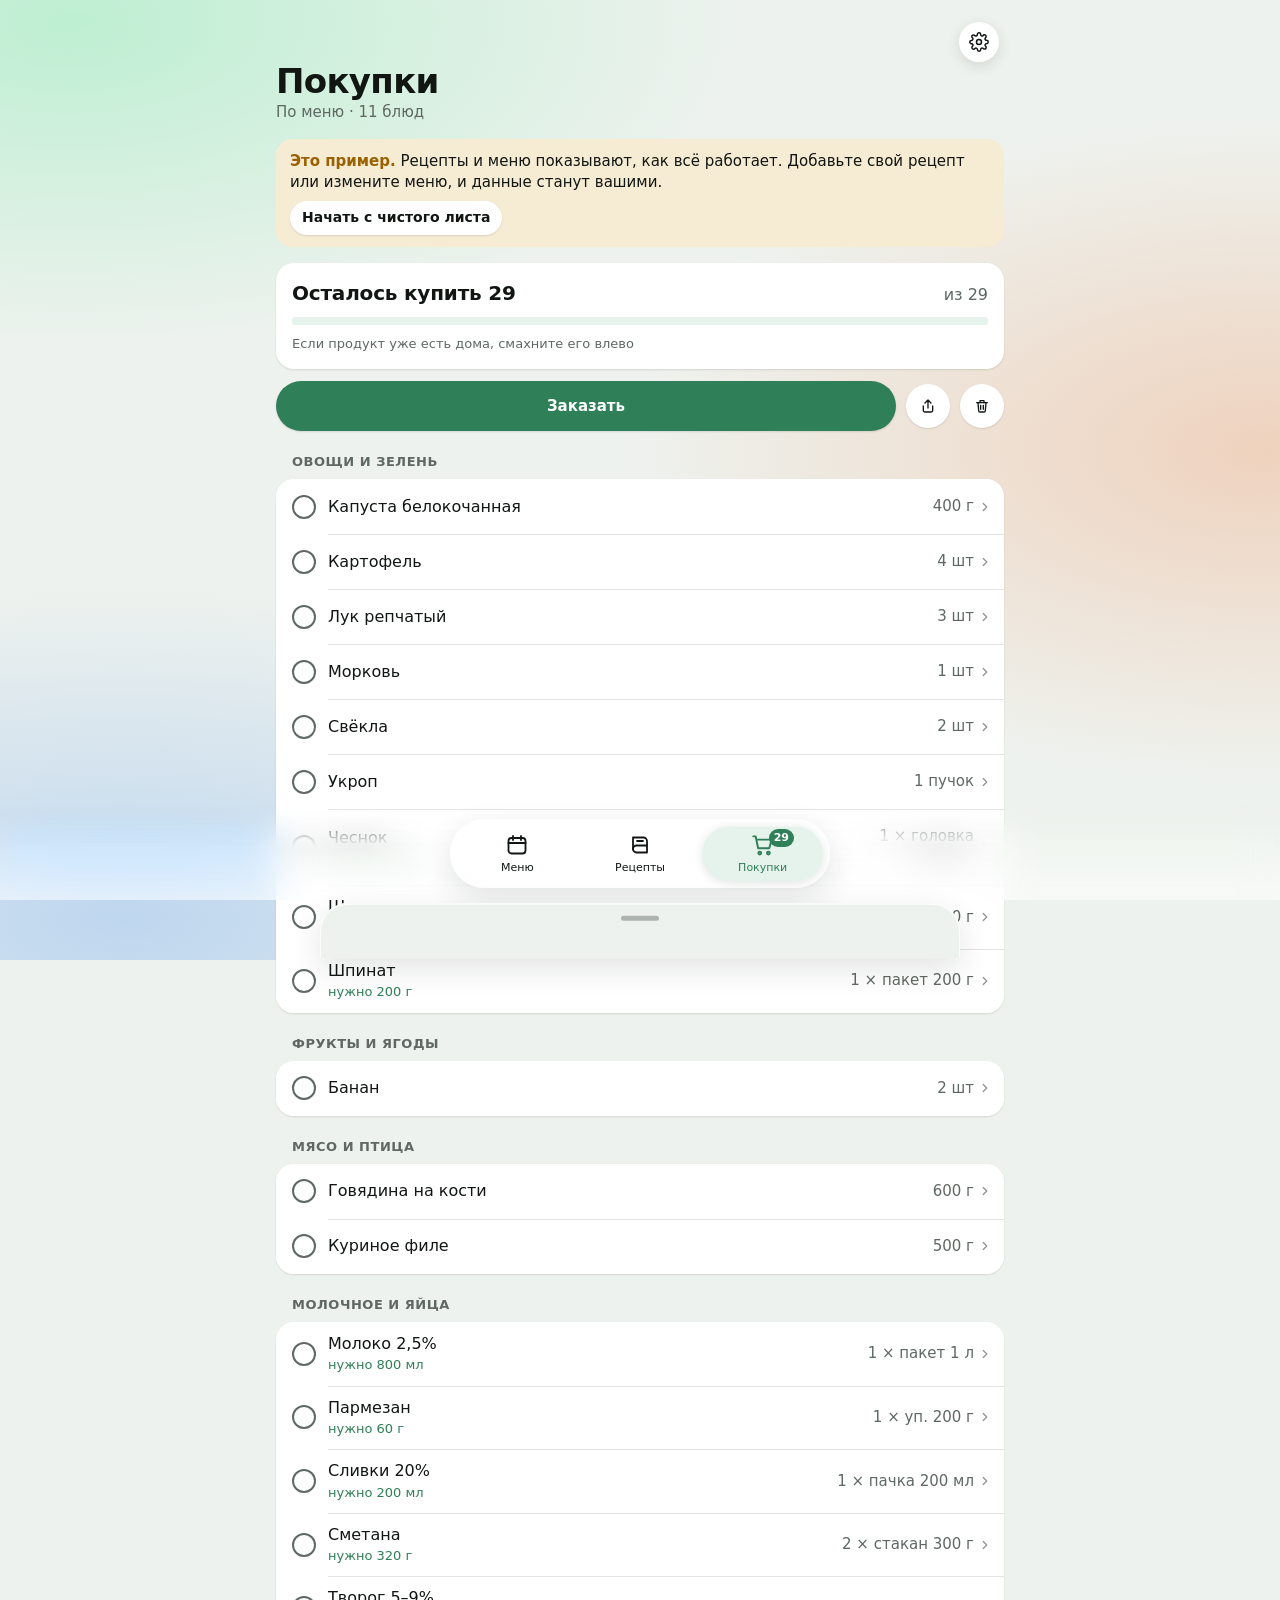
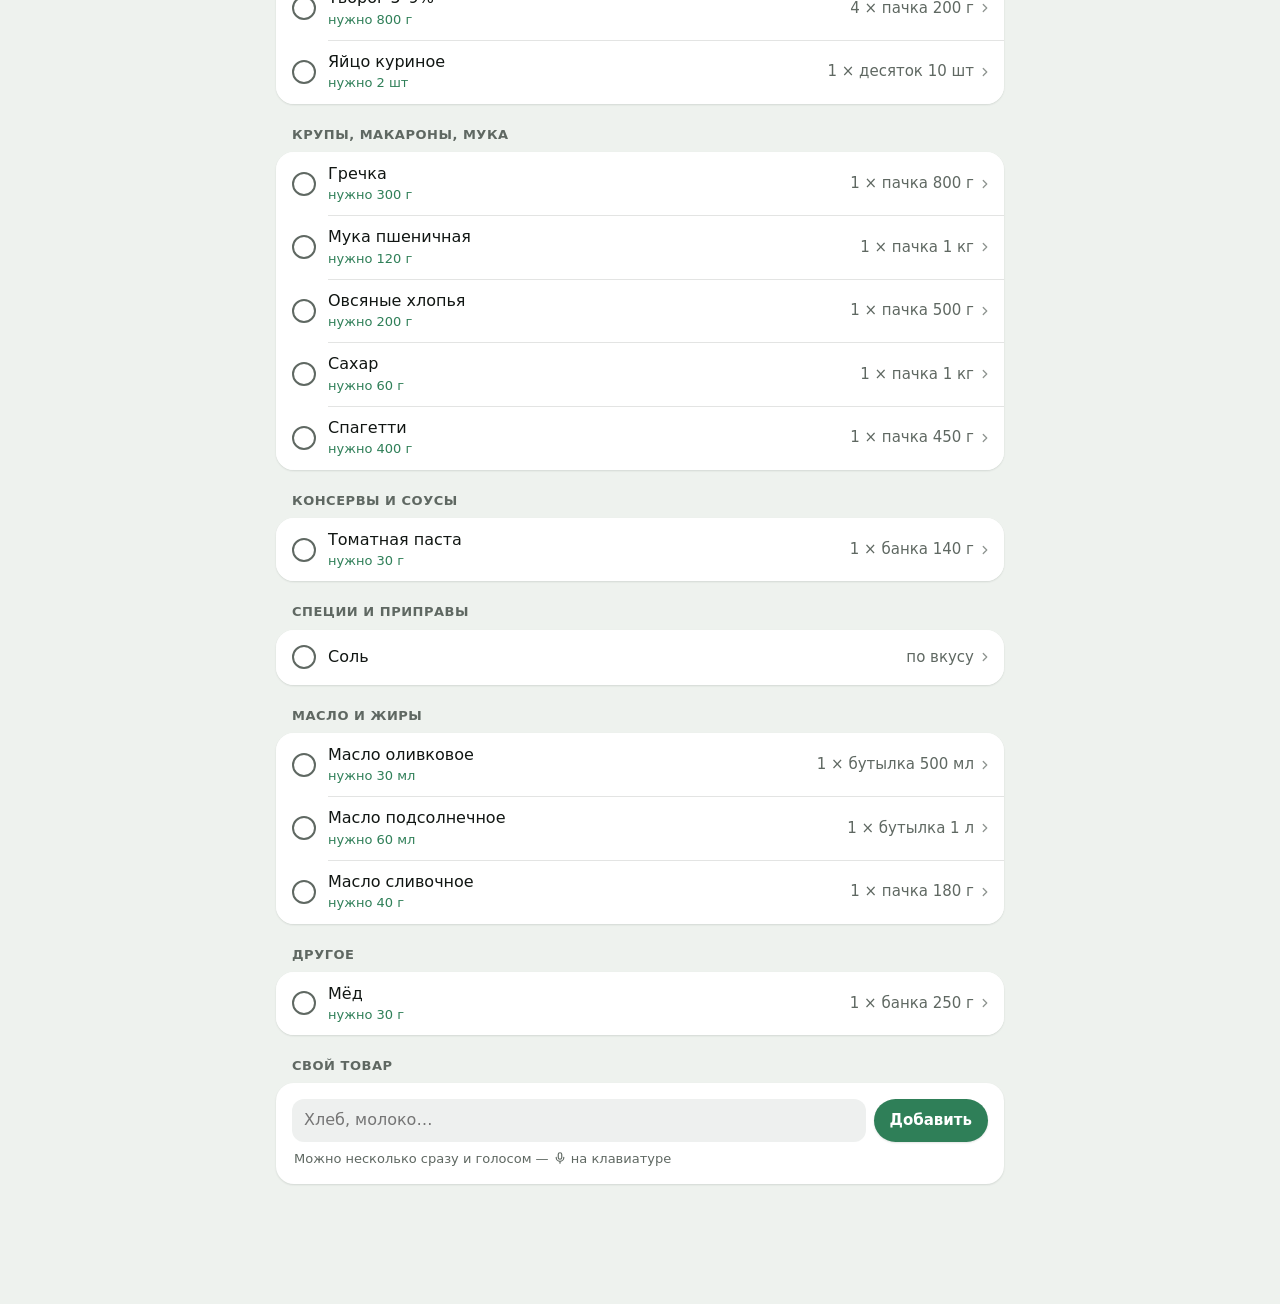
<file: index.html>
<!doctype html><html lang="ru"><head><meta charset="utf-8">
<meta name="viewport" content="width=device-width,initial-scale=1,maximum-scale=1,viewport-fit=cover">
<meta name="apple-mobile-web-app-capable" content="yes"><meta name="mobile-web-app-capable" content="yes">
<meta name="apple-mobile-web-app-title" content="Корзина">
<meta name="apple-mobile-web-app-status-bar-style" content="black-translucent">
<meta name="theme-color" content="#F3F5F1" media="(prefers-color-scheme: light)">
<meta name="theme-color" content="#121714" media="(prefers-color-scheme: dark)">

<link rel="manifest" href="manifest.webmanifest?v=9deb87c8">
<link rel="apple-touch-icon" sizes="180x180" href="apple-touch-icon.png"><link rel="apple-touch-icon" href="apple-touch-icon.png"><link rel="icon" type="image/png" sizes="192x192" href="icon-192.png">
<style>:root{padding-top:env(safe-area-inset-top,0px);padding-bottom:env(safe-area-inset-bottom,0px)}body{margin:0;font:14px/1.4 system-ui,-apple-system,sans-serif}img{max-width:100%}[hidden]{display:none!important}</style>
</head><body>
<title>Корзина на неделю</title>
<meta name="claude:viewport-fit-sides" content="cover">
<style>
/* Layout: iOS-style — large title per section that collapses into a glass top bar, solid inset-grouped cards for content,
   a floating glass tab bar at the bottom and glass bottom sheets for details. Soft colour blobs sit behind the glass. */
:root{
  --bg:#EEF2EE; --blob1:#BFE3CC; --blob2:#F6D9C4; --blob3:#CFE0F2;
  --surface:#FFFFFF; --fill:rgba(118,128,120,.12); --ink:#111613; --muted:#5F6862; --line:rgba(60,67,62,.14);
  --accent:#2E7D55; --accent-fill:#2E7D55; --accent-ink:#FFFFFF; --accent-soft:rgba(46,125,85,.12);
  --beet:#C0304F; --warn:#9A6100; --warn-soft:#F6EBD3; --cool:#2F6DB5;
  --glass:rgba(255,255,255,.58); --glass-edge:rgba(255,255,255,.75); --glass-hi:rgba(255,255,255,.9); --shadow:rgba(20,30,25,.12);
  --dim:rgba(10,15,12,.28); --sunk:var(--fill);
  --font:-apple-system,"SF Pro Text","SF Pro Display",system-ui,"Segoe UI",Roboto,sans-serif;
  --r:18px;
}
@media (prefers-color-scheme:dark){:root:not([data-theme="light"]){
  --bg:#0A0D0B; --blob1:#123B27; --blob2:#3A2416; --blob3:#14263B;
  --surface:#1A1F1C; --fill:rgba(200,215,205,.1); --ink:#F2F5F3; --muted:#98A29B; --line:rgba(235,245,238,.1);
  --accent:#66AD8B; --accent-fill:#478567; --accent-ink:#FFFFFF; --accent-soft:rgba(102,173,139,.15);
  --beet:#FF8AA6; --warn:#E3B45C; --warn-soft:#3A2F17; --cool:#7FB2F0;
  --glass:rgba(38,44,40,.55); --glass-edge:rgba(255,255,255,.12); --glass-hi:rgba(255,255,255,.18); --shadow:rgba(0,0,0,.45);
  --dim:rgba(0,0,0,.5); color-scheme:dark}}
:root[data-theme="dark"]{
  --bg:#0A0D0B; --blob1:#123B27; --blob2:#3A2416; --blob3:#14263B;
  --surface:#1A1F1C; --fill:rgba(200,215,205,.1); --ink:#F2F5F3; --muted:#98A29B; --line:rgba(235,245,238,.1);
  --accent:#66AD8B; --accent-fill:#478567; --accent-ink:#FFFFFF; --accent-soft:rgba(102,173,139,.15);
  --beet:#FF8AA6; --warn:#E3B45C; --warn-soft:#3A2F17; --cool:#7FB2F0;
  --glass:rgba(38,44,40,.55); --glass-edge:rgba(255,255,255,.12); --glass-hi:rgba(255,255,255,.18); --shadow:rgba(0,0,0,.45);
  --dim:rgba(0,0,0,.5); color-scheme:dark}
*{box-sizing:border-box}
html,body{min-height:100%}
body{background:var(--bg);color:var(--ink);font:16px/1.4 var(--font);-webkit-font-smoothing:antialiased;-webkit-tap-highlight-color:transparent}
button,select,input,textarea{font:inherit;color:inherit}
/* colour wash behind the glass: soft gradients over the whole screen, reaching under the status bar and home indicator */
html{background:var(--bg);min-height:100%}
body{min-height:100vh;min-height:100lvh}
.backdrop{position:fixed;z-index:0;pointer-events:none;left:-40px;right:-40px;top:calc(-1 * env(safe-area-inset-top,0px) - 60px);height:calc(100vh + 400px);height:calc(100lvh + 400px);background-size:100% calc(100lvh + 120px)!important;background-repeat:no-repeat!important;
  background:radial-gradient(70% 45% at 8% 8%,var(--blob1),transparent 72%),radial-gradient(65% 45% at 96% 50%,var(--blob2),transparent 72%),radial-gradient(75% 45% at 12% 96%,var(--blob3),transparent 72%),var(--bg)}
.backdrop i{display:none}
/* the blur lives on a layer under the content: iOS renders text inside a backdrop-filtered element blurry */
.glass{isolation:isolate;border:1px solid var(--glass-edge);box-shadow:inset 0 1px 0 var(--glass-hi),0 10px 30px var(--shadow)}

.wrap{position:relative;z-index:1;margin-bottom:var(--kb,0px);max-width:760px;margin:0 auto;padding-left:max(16px,env(safe-area-inset-left,0px));padding-right:max(16px,env(safe-area-inset-right,0px));padding-block:0 calc(120px + env(safe-area-inset-bottom,0px))}
.wrap.wide{max-width:1120px}
.topbar{position:sticky;top:env(safe-area-inset-top,0px);z-index:20;display:grid;grid-template-columns:44px 1fr 44px;align-items:center;margin:0 -16px;padding:22px 16px 4px;border-radius:0 0 18px 18px;border-top:0;transition:background .2s,box-shadow .2s,border-color .2s}
.glass::before,.dstrip::before{content:"";position:absolute;inset:-1px;z-index:-1;border-radius:inherit;pointer-events:none;background:var(--glass);-webkit-backdrop-filter:blur(22px) saturate(180%);backdrop-filter:blur(22px) saturate(180%)}
.topbar:not(.on)::before,.toast.glass::before,.sheet.glass::before{display:none}
.topbar:not(.on){background:transparent;box-shadow:none;border-color:transparent;-webkit-backdrop-filter:none;backdrop-filter:none}
.topbar .t{text-align:center;font-weight:600;font-size:17px;opacity:0;transition:opacity .2s}
.topbar.on .t{opacity:1}
.gear{grid-column:3;width:40px;height:40px;border-radius:50%;display:grid;place-items:center;cursor:pointer;color:var(--ink);padding:0}
.gear{position:relative;isolation:isolate;background:none;border:0}
.gear::before{content:"";position:absolute;inset:0;z-index:-1;border-radius:50%;background:var(--surface);border:1px solid var(--glass-edge);box-shadow:0 4px 14px var(--shadow)}
.gear svg{width:20px;height:20px;position:relative;shape-rendering:geometricPrecision}
.gear::before{transition:opacity .2s}
.topbar.on .gear::before{opacity:0}
.topbar.on .gear svg{width:22px;height:22px}
.gear[aria-pressed="true"]{color:var(--accent)}

h1{font-size:34px;font-weight:700;letter-spacing:-.02em;margin:0 0 2px;line-height:1.1}
.sub{color:var(--muted);font-size:15px;margin:0 0 16px}
h2{font-size:22px;font-weight:700;letter-spacing:-.01em;margin:0;text-wrap:balance}
h3{font-size:17px;margin:0;font-weight:600}
.lede{color:var(--muted);margin:4px 0 0;max-width:62ch;font-size:15px}
.sechead{margin:-4px 0 16px}
.actions{display:flex;flex-wrap:wrap;gap:8px;margin:0 0 18px}
.ordrow{margin:12px 0 0;gap:10px;align-items:center}
.ordbtn{flex:1 1 0;min-width:0;height:50px;font-size:17px}
.icbtn{flex:0 0 44px;width:44px;height:44px;padding:0;border-radius:50%}
.icbtn .shi{width:20px;height:20px;margin:0}
.ordrow .unmark{flex-basis:100%;justify-content:flex-start;padding-left:4px}
.ordrow .copied{flex-basis:100%}
.ordrow .copied:empty{display:none}
.muted{color:var(--muted)}
.small{font-size:13px}
.num{font-variant-numeric:tabular-nums}
.row{display:flex;flex-wrap:wrap;gap:8px;align-items:center}

.btn{border:0;background:var(--surface);color:var(--ink);padding:10px 16px;border-radius:999px;cursor:pointer;font-weight:600;font-size:15px;box-shadow:0 1px 2px var(--shadow);display:inline-flex;align-items:center;gap:6px;justify-content:center}
.btn.primary{background:var(--accent-fill);color:var(--accent-ink)}
a.btn{text-decoration:none;-webkit-tap-highlight-color:transparent}
.btn.ghost{background:transparent;box-shadow:none;color:var(--accent)}
.edbtns .btn{flex:1 1 0;padding:13px 10px}
.btn.bkr{background:var(--fill);box-shadow:none}
.card .btn:not(.primary):not(.ghost):not(.danger){background:var(--fill);box-shadow:none}
.photob{border:1.5px solid var(--line)}
.btn.danger{color:var(--beet)}
.btn.sm{padding:7px 12px;font-size:14px}
.btn:disabled{opacity:.5;cursor:default}
.btn.primary:disabled{opacity:1;background:var(--fill);color:var(--muted);box-shadow:none}
.btn:active{transform:scale(.97)}
.link{border:0;background:none;padding:0;color:var(--accent);cursor:pointer;font-size:inherit}
:focus-visible{outline:2px solid var(--accent);outline-offset:2px}
input:focus,input:focus-visible,textarea:focus,textarea:focus-visible,select:focus-visible{outline:none;box-shadow:inset 0 0 0 2px var(--accent)}
.tab:focus,.gear:focus,.btn:focus{outline:none}
.tab:focus-visible,.gear:focus-visible,.btn:focus-visible{outline:none;box-shadow:0 0 0 3px var(--accent-soft)}

input[type=text],input[type=number],input[type=url],input[type=password],select,textarea{background:var(--fill);border:0;border-radius:12px;padding:11px 12px;min-width:0;color:var(--ink);font-size:16px;line-height:1.3;font-family:inherit}
select{appearance:none;-webkit-appearance:none;padding-right:30px;background-image:linear-gradient(45deg,transparent 50%,var(--muted) 50%),linear-gradient(135deg,var(--muted) 50%,transparent 50%);background-position:calc(100% - 16px) 52%,calc(100% - 11px) 52%;background-size:5px 5px;background-repeat:no-repeat}
textarea{width:100%;resize:vertical;min-height:150px;line-height:1.45}
.field{display:flex;flex-direction:column;gap:6px;font-size:13px;color:var(--muted)}
.grid2{display:grid;grid-template-columns:minmax(0,1fr) 112px;gap:10px}
input[type=checkbox]{appearance:none;-webkit-appearance:none;flex:none;width:24px;height:24px;margin:0;border-radius:50%;border:2px solid var(--muted);background:transparent;display:inline-grid;place-content:center;cursor:pointer;transition:background .2s,border-color .2s,transform .15s}
input[type=checkbox]::after{content:"";width:6px;height:11px;border:solid var(--accent-ink);border-width:0 2.5px 2.5px 0;transform:rotate(45deg) translate(-1px,-1px);opacity:0}
input[type=checkbox]:checked{background:var(--accent-fill);border-color:var(--accent-fill)}
input[type=checkbox]:checked::after{opacity:1}
input[type=checkbox]:active{transform:scale(.9)}
.checks{display:flex;flex-wrap:wrap;gap:8px 16px}
.checks label{display:flex;gap:8px;align-items:center;cursor:pointer;color:var(--ink);font-size:15px}

.card{background:var(--surface);border-radius:var(--r);padding:16px;box-shadow:0 1px 2px var(--shadow);min-width:0}
.card+.card{margin-top:16px}
.gtitle{font-size:13px;font-weight:600;text-transform:uppercase;letter-spacing:.04em;color:var(--muted);margin:22px 0 8px 16px}
.group{background:var(--surface);border-radius:var(--r);overflow:hidden;box-shadow:0 1px 2px var(--shadow)}
.banner{display:flex;flex-wrap:wrap;gap:8px 14px;align-items:center;background:var(--warn-soft);border-radius:16px;padding:12px 14px;margin:0 0 16px;font-size:15px}
.banner b{color:var(--warn)}
.status{margin-top:10px;min-height:1.2em;font-size:14px;color:var(--muted)}
.status:empty{display:none}
.status.err{color:var(--beet)}
.hint{margin:10px 0 0;padding:10px 12px;border-radius:12px;background:var(--warn-soft);font-size:14px}
.warnf{box-shadow:inset 0 0 0 2px var(--warn)!important}
.copied{color:var(--accent);font-size:14px}
.empty{color:var(--muted);padding:24px 8px;text-align:center}
.tag{font-size:11px;font-weight:600;text-transform:uppercase;letter-spacing:.04em;padding:2px 6px;border-radius:6px;background:var(--warn-soft);color:var(--warn);margin-left:6px;vertical-align:2px}
.seg{display:flex;gap:4px;padding:4px;border-radius:999px;background:var(--fill)}
.seg button{flex:1;border:0;background:transparent;color:var(--muted);font-size:15px;font-weight:500;padding:9px 10px;border-radius:999px;cursor:pointer}
.seg button[aria-checked="true"]{background:var(--surface);color:var(--ink);box-shadow:0 1px 3px var(--shadow)}
.stepper{display:inline-flex;align-items:center;gap:2px;background:var(--fill);border-radius:999px;padding:2px}
.stepper button{position:relative;border:0;background:var(--surface);border-radius:50%;width:28px;height:28px;line-height:1;cursor:pointer;padding:0;color:var(--ink);font-size:17px;box-shadow:0 1px 2px var(--shadow)}
.stepper button:disabled{opacity:.35}
.stepper .v{min-width:4.6em;text-align:center;font-variant-numeric:tabular-nums;font-size:14px}

/* progress */
.prog{display:flex;flex-direction:column;gap:10px}
.prog-t{display:flex;align-items:baseline;justify-content:space-between;gap:10px}
.prog-t b{font-size:20px;font-weight:700;letter-spacing:-.01em}
.prog-t span{color:var(--muted);font-variant-numeric:tabular-nums}
.bar{height:8px;border-radius:99px;background:var(--accent-soft);overflow:hidden}
.bar i{display:block;height:100%;background:var(--accent);border-radius:99px;transition:width .35s cubic-bezier(.2,.8,.2,1)}
.prog.alldone{flex-direction:row;align-items:center;justify-content:space-between;flex-wrap:wrap}
.prog.alldone b{color:var(--accent);font-size:20px}

/* shopping rows */
.item{display:grid;grid-template-columns:auto minmax(0,1fr) auto;align-items:center;gap:12px;padding:11px 12px 11px 16px;position:relative;min-height:54px}
.item+.item::before{content:"";position:absolute;top:0;left:52px;right:0;height:1px;background:var(--line)}
.item .nm{font-weight:500;overflow-wrap:break-word;min-width:0;cursor:pointer}
/* what the recipes really use, under the name, when it differs from the pack you buy */
.item .need{display:block;font-size:13px;font-weight:500;color:var(--accent);margin-top:1px;font-variant-numeric:tabular-nums}
.item.done .need{color:var(--muted)}
.item.done .nm,.item.done .qty{color:var(--muted);text-decoration:line-through}
.qty{border:0;background:none;color:var(--muted);font-size:15px;display:flex;align-items:center;justify-content:flex-end;gap:4px;padding:6px 0;text-align:right;font-variant-numeric:tabular-nums;max-width:12em}
button.qty{cursor:pointer}
.qty svg{width:14px;height:14px;flex:none;opacity:.7}
.addrow{display:flex;gap:8px;flex-wrap:wrap}
.addrow input[type=text]{flex:2 1 140px}
.addrow input[type=number]{flex:1 1 70px;width:80px}

/* week */
.week{display:grid;gap:14px;grid-template-columns:1fr}
@media (min-width:720px){.week{grid-template-columns:repeat(2,minmax(0,1fr))}}
@media (min-width:1080px){.week{grid-template-columns:repeat(3,minmax(0,1fr))}}
.day{background:var(--surface);border-radius:var(--r);padding:14px 14px 12px;box-shadow:0 1px 2px var(--shadow);display:flex;flex-direction:column;gap:8px;min-width:0}

.dayname{display:flex;justify-content:space-between;align-items:baseline;gap:8px;font-weight:700;font-size:18px}
.dayname .tod{font-size:12px;font-weight:600;color:var(--accent);text-transform:uppercase;letter-spacing:.04em;margin-left:6px}
.kcal{font-size:13px;font-weight:500;color:var(--muted);font-variant-numeric:tabular-nums;text-align:right}
.norm{display:inline-block;margin-left:6px;padding:2px 8px;border-radius:999px;font-size:12px;font-weight:600;white-space:nowrap}
.norm.over{color:var(--beet);background:color-mix(in srgb,var(--beet) 14%,transparent)}
.norm.under{color:var(--cool);background:color-mix(in srgb,var(--cool) 14%,transparent)}
.dstrip{position:sticky;top:calc(env(safe-area-inset-top,0px) + 74px);z-index:15;display:flex;gap:4px;margin:0 -4px 12px;padding:6px 4px;border-radius:16px;isolation:isolate}
.dsb{flex:1;display:flex;flex-direction:column;align-items:center;gap:5px;padding:8px 0 7px;border:0;border-radius:12px;background:transparent;color:var(--ink);font:inherit;font-size:15px;font-weight:600;cursor:pointer;text-transform:capitalize}
.dsb.tday .dl{color:var(--accent)}
.dsb.on{background:var(--accent-soft);color:var(--accent);box-shadow:inset 0 0 0 1.5px color-mix(in srgb,var(--accent) 45%,transparent),0 2px 10px var(--shadow)}
.dsb .dot{width:6px;height:6px;border-radius:50%;background:transparent;box-shadow:inset 0 0 0 1.5px var(--line)}
.dsb .dot.has{background:var(--accent);box-shadow:none}
.dsb .dot.over{background:var(--beet);box-shadow:none}
.kcal.ok{color:var(--accent)}
.kcal.over{color:var(--beet)}
.kcal b{font-weight:700}
.kbar{height:5px;border-radius:99px;background:var(--fill);overflow:hidden;margin:-2px 0 2px}
.kbar i{display:block;height:100%;border-radius:99px;background:var(--accent);opacity:.55;transition:width .3s}
.kbar.ok i{opacity:1}
.kbar.over i{background:var(--beet);opacity:1}
.norm.ok{color:var(--accent);background:var(--accent-soft)}
.meal{display:flex;flex-direction:column;gap:6px}
/* small controls keep their look but get a 44 pt finger area */
.stepper button::after,.chevb::after,.erow>button::after{content:"";position:absolute;inset:-8px}
.erow>button{position:relative}
/* one close/remove cross everywhere: same size as the ingredient row cross, 44 pt finger area */
.xbtn{position:relative;flex:none;border:0;background:transparent;color:var(--muted);font-size:20px;line-height:1;cursor:pointer;width:32px;height:32px;border-radius:50%;display:grid;place-items:center;padding:0}
.xbtn::after{content:"";position:absolute;inset:-6px}
.xbtn:active{background:var(--fill)}
.numspin .spin{width:44px}
.meal-label{display:flex;justify-content:space-between;align-items:center;min-height:22px;margin-top:4px;font-size:12px;font-weight:600;text-transform:uppercase;letter-spacing:.05em;color:var(--muted)}
/* "add a dish" closes each meal's block: a full-width row, no box, tappable anywhere */
.mealrow{display:flex;align-items:center;gap:8px;width:100%;min-height:40px;margin:0;padding:0 12px;border:0;border-radius:12px;background:transparent;font-family:inherit;font-size:15px;font-weight:600;color:var(--accent);cursor:pointer;text-align:left;transition:background .15s}
.mealrow:active{background:var(--accent-soft)}
.mealrow .mplus{width:17px;height:17px}
.dish{display:grid;grid-template-columns:minmax(0,1fr) auto auto;align-items:center;gap:8px;background:var(--accent-soft);border-radius:12px;padding:8px 8px 8px 12px}
.dish .dn{font-weight:500;overflow-wrap:break-word;min-width:0;font-size:15px}
.chevb{position:relative;border:0;background:transparent;color:var(--muted);width:30px;height:30px;border-radius:50%;cursor:pointer;display:grid;place-items:center;padding:0}
.chevb svg{width:16px;height:16px}
.add-dish{width:100%;font-size:14px;color:var(--muted);background-color:transparent!important;border:1.5px dashed var(--line)!important;border-radius:12px;padding:9px 12px}

/* recipes */
.recipes{display:grid;gap:18px;grid-template-columns:minmax(0,1fr)}
.recipes>div{min-width:0}
@media (min-width:900px){.recipes{grid-template-columns:minmax(0,5fr) minmax(0,7fr);align-items:start}.recipes.solo{grid-template-columns:minmax(0,720px)}}
.ritem{display:grid;grid-template-columns:minmax(0,1fr) auto auto;align-items:center;gap:10px;width:100%;text-align:left;border:0;background:transparent;padding:12px 12px 12px 16px;cursor:pointer;position:relative;color:var(--ink)}
.ritem+.ritem::before{content:"";position:absolute;top:0;left:16px;right:0;height:1px;background:var(--line)}
/* the open recipe's title row is lightly shaded; its body stays on the plain card */
.ritem[aria-current="true"]{background:var(--fill)}
.ritem[aria-current="true"] .t{font-weight:600}
.ritem .t{font-weight:500;overflow-wrap:break-word}
.pickrow{grid-template-columns:auto minmax(0,1fr) auto}
.pickrow input{width:22px;height:22px;margin:0;accent-color:var(--accent)}
.searchf{width:100%;box-sizing:border-box;margin:0 0 10px}
.chips{display:flex;flex-wrap:wrap;gap:6px;margin:0 0 6px;padding:2px 0 8px}
.chips::-webkit-scrollbar{display:none}
.chip{flex:none;white-space:nowrap;border:0;border-radius:999px;padding:7px 11px;background:var(--fill);color:var(--ink);font:inherit;font-size:14px;font-weight:500;cursor:pointer}
.chip[aria-checked="true"]{background:var(--accent-fill);color:var(--accent-ink)}
.chip:focus,.chip:focus-visible,.pk:focus{outline:none}
.addcard{margin-bottom:16px}
.wres{display:flex;flex-direction:column;gap:10px;margin-top:12px}
.wbtns{display:flex;gap:8px;align-items:center;margin-top:6px}
.wbtns .btn{flex:none}
.wact{display:flex;gap:8px}
.btn.done{color:var(--accent)}
.shopnote{font-size:13px;color:var(--muted);margin:4px 2px 0;display:flex;flex-direction:column;gap:6px}
.shopnote p{margin:0}
.shopnote b{color:var(--ink);font-weight:600}
.shops{display:grid;grid-template-columns:1fr 1fr;gap:12px;margin-bottom:8px}
.shop{display:flex;flex-direction:column;align-items:center;gap:4px;padding:18px 10px 14px;border:0;border-radius:18px;background:var(--surface);color:var(--ink);font:inherit;text-decoration:none;cursor:pointer;-webkit-tap-highlight-color:transparent}
.shop:active{opacity:.7}
.shop b{font-size:16px;font-weight:600;margin-top:6px}
.shop small{font-size:13px;color:var(--muted)}
.slogo{width:64px;height:64px;border-radius:15px;display:grid;place-items:center;overflow:hidden;box-shadow:0 2px 8px var(--shadow)}
.slogo img{width:100%;height:100%;object-fit:cover;display:block}
.sharel button{display:flex;flex-direction:column;align-items:flex-start;gap:2px;width:100%;padding:13px 14px;border:0;background:transparent;color:var(--ink);font:inherit;font-size:16px;text-align:left;cursor:pointer}
.sharel button+button{border-top:1px solid var(--line)}
.sharel button span+span{font-size:13px;color:var(--muted)}
.sharel button.done span:first-child{color:var(--accent)}

.iconb{padding:8px 10px}
.iconb .shi{margin:0}
.wtop{display:flex;justify-content:space-between;align-items:center}
.wr{display:flex;flex-direction:column;gap:4px;padding:12px 14px;border-radius:14px;background:var(--fill)}
.wr .wi{color:var(--ink);opacity:.8}
.wr .row{margin-top:6px;justify-content:flex-start;flex-wrap:nowrap}
.wr .row .btn{flex:none;width:auto}
.slotpick{display:flex;justify-content:space-between;align-items:center;gap:10px;width:100%;padding:13px 14px;border:1.5px solid var(--line);border-radius:14px;background:transparent;color:var(--muted);font:inherit;font-size:16px;text-align:left;cursor:pointer}
.slotpick.on{border-style:solid;color:var(--ink)}
.slotpick svg{width:14px;height:14px;flex:none}
.slotgrid{display:grid;grid-template-columns:auto repeat(3,1fr);gap:4px 6px;align-items:center;margin-top:12px}
.slotgrid .sh{font-size:13px;color:var(--muted);text-align:center}
.slotgrid .sd{border:0;background:var(--fill);color:var(--ink);font:inherit;font-weight:600;border-radius:10px;padding:9px 12px;cursor:pointer}
.slotgrid .sc{display:flex;justify-content:center;padding:6px 0;cursor:pointer}
.slotgrid .sc input{width:26px;height:26px;margin:0;accent-color:var(--accent)}
.item[data-key]{touch-action:pan-y;transition:transform .18s;background:var(--surface)}
.item[data-key]::after{content:"Есть дома";position:absolute;top:0;bottom:0;left:100%;width:170px;display:flex;align-items:center;padding-left:18px;background:var(--fill);color:var(--muted);font-weight:600}
.item.armed::after{background:var(--accent-fill);color:var(--accent-ink)}
.ritem[data-a=openRecipe]{touch-action:pan-y;transition:transform .18s;background:var(--surface)}
.ritem[data-a=openRecipe][aria-current="true"]{background:var(--fill)}
.ritem[data-a=openRecipe]::after{content:"Удалить";position:absolute;top:0;bottom:0;left:100%;width:170px;display:flex;align-items:center;padding-left:18px;background:var(--beet);color:#fff;font-weight:600;opacity:.55}
.ritem.armed::after{opacity:1}
.item.home .nm{color:var(--muted)}
.homeline{margin:10px 0 0;font-size:13px;color:var(--muted)}
.bkb{background:var(--accent-soft)}
.star{width:16px;height:16px;flex:none}
.dish .dp{display:block;font-size:13px;color:var(--muted);font-weight:500;margin-top:1px}
.favchip{display:inline-flex;align-items:center;gap:5px}
.favchip .star{width:14px;height:14px}
.chip:not([aria-checked="true"]).favchip .star{color:var(--warn)}
.favm{display:inline-flex;vertical-align:-2px;margin-right:6px;color:var(--warn)}
.favm .star{width:14px;height:14px}
.ritem .favm svg,.pk .favm svg{color:var(--warn);width:14px;height:14px}
.iconb2{padding:8px 11px}
.iconb2 .shi{margin:0}
.favb{padding:8px 11px;color:var(--muted)}
.favb.on,.favwide.on{color:var(--warn)}
.favwide{gap:8px;margin-top:4px}
.favwide .star{width:18px;height:18px}
.microbtn{display:flex;justify-content:space-between;align-items:center;width:100%;padding:6px 0 2px;border:0;background:transparent;color:var(--muted);font:inherit;font-size:14px;cursor:pointer}
.microbtn .ms{display:flex;align-items:center;gap:4px;color:var(--ink);font-weight:500}
.microbtn svg{width:13px;height:13px;color:var(--muted)}
.mlist{display:flex;flex-direction:column;gap:12px}
.mrow .mh{display:flex;justify-content:space-between;gap:10px;font-size:15px;margin-bottom:5px}
.mrow .mv{color:var(--muted);font-variant-numeric:tabular-nums;font-size:14px;text-align:right}
.mrow .mv.ok{color:var(--accent)}
.mrow .mv.low{color:var(--warn)}
.mrow .mv.over{color:var(--beet)}
.ntab small{display:block;font-size:12px;color:var(--muted);margin-top:2px}
.segsm button{white-space:nowrap;font-size:14px;padding-left:6px;padding-right:6px}
/* shown only if the first screen takes a moment to draw */
.boot{display:grid;place-items:center;height:60vh;opacity:0;animation:bootin .3s .4s forwards}
.boot i{width:28px;height:28px;border-radius:50%;border:3px solid var(--accent-soft);border-top-color:var(--accent);animation:spin .8s linear infinite}
@keyframes bootin{to{opacity:1}}@keyframes spin{to{transform:rotate(360deg)}}
.vvlist{margin:6px 0 4px;background:var(--surface);border-radius:16px;overflow:hidden}
.vvr{display:flex;align-items:center;gap:10px;padding:10px 12px}
.vvr+.vvr{border-top:1px solid var(--line)}
.vvr.off .vvm{opacity:.5}
.vvc input{width:22px;height:22px;margin:0}
.vvm{flex:1;min-width:0;display:flex;flex-direction:column;gap:4px}
.vvn{font-weight:600;font-size:15px}
.vvn small{display:block;font-size:13px;font-weight:500;color:var(--accent);margin-top:1px;font-variant-numeric:tabular-nums}
.vvr.off .vvn small{color:var(--muted)}
.vvm select{width:100%;font-size:14px!important;padding:7px 30px 7px 10px;white-space:nowrap;overflow:hidden;text-overflow:ellipsis}
.vvp{font-size:12px;color:var(--muted)}
.homecount{display:flex;align-items:center;gap:8px;width:100%;margin-top:10px;padding:10px 12px;border:0;border-radius:12px;background:var(--accent-soft);color:var(--accent);font:inherit;font-weight:700;font-size:15px;cursor:pointer;text-align:left}
.homecount svg{width:18px;height:18px;flex:none}
.homecount span{margin-left:auto;font-weight:500;font-size:13px}
.homecard{scroll-margin-top:106px;margin-top:22px;padding:12px;border-radius:calc(var(--r) + 6px);background:var(--accent-soft);border:0}
.homecard .hh{display:flex;align-items:center;gap:8px;font-size:17px;font-weight:700;color:var(--accent);margin:2px 4px 10px}
.homecard .hh svg{width:20px;height:20px}
.nsum{flex:1 1 100%;display:flex;align-items:center;gap:6px;font-size:13px;color:var(--muted)}
.nsum>span{flex:1;min-width:0}
.nsum .nwarn{color:var(--warn)}
.nsum .nsrc{display:block;font-size:11px;opacity:.8}
.ingb{display:flex;justify-content:space-between;align-items:center;gap:12px;width:100%;padding:0;border:0;background:transparent;color:var(--ink);font:inherit;text-align:left;cursor:pointer}
.ingb .q{display:flex;align-items:center;gap:4px;font-variant-numeric:tabular-nums;white-space:nowrap;color:var(--muted)}
.ingb .q svg{width:13px;height:13px}
.ingb .nwarn{color:var(--warn)}
.numspin{position:relative}
.numspin input{width:100%;box-sizing:border-box;padding-right:44px}
.numspin input::-webkit-inner-spin-button,.numspin input::-webkit-outer-spin-button{-webkit-appearance:none;margin:0}
.numspin input{-moz-appearance:textfield;appearance:textfield}
.numspin .spin{position:absolute;right:4px;top:4px;bottom:4px;width:36px;display:flex;flex-direction:column;gap:2px}
.numspin .spin button{flex:1;border:0;border-radius:8px;background:var(--fill);color:var(--ink);display:grid;place-items:center;cursor:pointer;padding:0}
.numspin .spin svg{width:16px;height:16px}
.nb{flex:none;width:36px;height:36px;border-radius:50%;border:0;background:var(--fill);color:var(--ink);display:grid;place-items:center;cursor:pointer}
.nb svg{width:19px;height:19px}
.nfields{flex:1 1 100%;display:flex;gap:6px}
.nfields label{display:flex;flex-direction:column;gap:2px;flex:1 1 0;min-width:0}
.nfields input{width:100%;box-sizing:border-box;padding:8px 10px}
.nfields small{font-size:11px;color:var(--muted);text-align:center}
.scanbox{position:relative;margin-top:12px;border-radius:18px;overflow:hidden;background:#000;aspect-ratio:4/3}
.scanbox video{width:100%;height:100%;object-fit:cover;display:block}
.scanframe{position:absolute;left:12%;right:12%;top:30%;bottom:30%;border:2.5px solid rgba(255,255,255,.9);border-radius:14px;box-shadow:0 0 0 999px rgba(0,0,0,.35)}
.enut{grid-column:1/-1;display:flex;flex-wrap:wrap;align-items:flex-end;gap:6px;margin-top:2px}
.enut .et{flex:1 1 100%;font-size:13px;color:var(--warn)}
.enut label{display:flex;flex-direction:column;gap:2px;flex:1 1 60px;min-width:56px}
.enut input{width:100%;box-sizing:border-box;padding:8px 10px}
.enut small{font-size:11px;color:var(--muted);text-align:center}
.enut .gp{flex:1 1 100px}
.enut .et.own{color:var(--muted)}
.enut .ek{flex:1 1 100%;font-size:13px;color:var(--accent);font-weight:600}
.enut .ek:empty{display:none}
/* on a strong fill, secondary text and lines get darker (lighter in the dark theme) so they stay readable */
.rinline,.ritem[aria-current="true"]{--muted:color-mix(in srgb,var(--ink) 74%,transparent);--line:color-mix(in srgb,var(--ink) 20%,transparent)}
.rinline{padding:4px 16px 18px;border-top:1px solid var(--line)}
.rinline .rhead h2{display:none}
.rinline .rhead p:empty{display:none}
.rsec .gtitle{margin-top:14px}
.actions.two .btn{flex:1 1 0;padding:12px 10px;white-space:nowrap}
.picklist{margin:0 0 10px;max-height:52vh;overflow:auto}
.picklist .sgroup{margin-bottom:6px}
.picklist .gtitle{margin:10px 0 6px}
.pk{display:flex;justify-content:space-between;align-items:center;gap:12px;width:100%;padding:13px 14px;border:0;background:transparent;color:var(--ink);font:inherit;font-size:16px;text-align:left;cursor:pointer}
.pk+.pk{border-top:1px solid var(--line)}
.pk .m{color:var(--muted);font-size:13px;white-space:nowrap}
.pk:disabled{opacity:.45}
button.add-dish{text-align:left;cursor:pointer}
.ritem svg{width:14px;height:14px;color:var(--muted)}
.rmeta{display:flex;flex-direction:column;align-items:flex-end;text-align:right;font-size:13px;color:var(--muted);white-space:nowrap}
.rmeta span:first-child{color:var(--ink);font-weight:500}
.rhead{display:flex;flex-direction:column;gap:10px}
.nut{display:flex;flex-wrap:wrap;gap:8px;margin-top:12px}
.nutl{margin:12px 0 0;font-size:15px;color:var(--muted);font-variant-numeric:tabular-nums}
.nutl b{color:var(--ink);font-weight:600}
.nutmiss{margin:6px 0 0;font-size:13px;color:var(--warn)}
.nut span{background:var(--fill);border-radius:999px;padding:5px 10px;font-size:13px;font-variant-numeric:tabular-nums}
.nut b{font-weight:700}
.ings{list-style:none;padding:0 14px;margin:0;background:var(--surface);border-radius:14px;box-shadow:0 1px 2px var(--shadow)}
.ings li{display:flex;justify-content:space-between;align-items:center;gap:12px;padding:11px 0;border-top:1px solid var(--line)}
.ings li:first-child{border-top:0}
.ings li .q{font-variant-numeric:tabular-nums;white-space:nowrap;color:var(--muted)}
.cat h3{font-size:12px;text-transform:uppercase;letter-spacing:.06em;color:var(--muted);font-weight:600;margin:22px 4px 8px}
.lblrow{display:flex;align-items:center;justify-content:space-between;gap:8px;margin-right:0}
.aib{display:inline-flex;align-items:center;gap:4px;text-transform:none;letter-spacing:0;font-weight:600;font-size:12px;color:var(--accent);background:var(--accent-soft);padding:3px 9px 3px 7px;border-radius:999px}
.aib svg{width:13px;height:13px}
.blk{display:flex;flex-direction:column;gap:10px;margin-top:16px;padding-top:16px;border-top:1px solid var(--line)}
.blk:first-of-type{border-top:0;padding-top:0}
.btn.wide{width:100%;padding:13px 16px}
.blk .row{flex-direction:column;align-items:stretch}
.addhead{display:flex;align-items:center;justify-content:space-between;gap:10px}
#impText{min-height:110px}
.addplan{display:flex;flex-direction:column;gap:10px}
.addq{color:var(--accent);font-weight:500}
.mic{width:14px;height:14px;vertical-align:-2px}
.btn .shi{width:16px;height:16px;flex:none}
.btn .pen{width:16px;height:16px;flex:none}
.manual .link{font-size:15px;font-weight:500}
.ways{display:grid;grid-template-columns:repeat(3,minmax(0,1fr));gap:8px}
.way{border:0;border-radius:16px;background:var(--fill);color:var(--ink);padding:12px 8px;cursor:pointer;display:flex;flex-direction:column;align-items:center;gap:3px;text-align:center;min-width:0}
.way b{font-size:16px;font-weight:600}
.way span{font-size:12px;color:var(--muted);line-height:1.25}
.way.primary{background:var(--accent-fill);color:var(--accent-ink)}
.way.primary span{color:var(--accent-ink);opacity:.8}
.way:active{transform:scale(.97)}
.way:disabled{opacity:.6}
.photos{display:flex;flex-wrap:wrap;gap:8px;align-items:center}
.ph{position:relative;width:72px;height:72px;border-radius:12px;overflow:hidden}
.ph img{width:100%;height:100%;object-fit:cover;display:block}
.ph button{position:absolute;top:3px;right:3px;width:22px;height:22px;border-radius:999px;border:0;background:rgba(0,0,0,.6);color:#fff;cursor:pointer;line-height:1;padding:0}
.editor-rows{display:flex;flex-direction:column;gap:8px;margin-top:12px}
.erow{display:grid;grid-template-columns:minmax(0,3fr) 74px 96px minmax(0,2fr) auto;gap:6px;align-items:center}
.erow input,.erow select{width:100%}
.erow>button{border:0;background:transparent;color:var(--muted);font-size:20px;cursor:pointer;width:32px;height:32px;border-radius:50%}
@media (max-width:600px){.erow{grid-template-columns:minmax(0,1fr) minmax(0,1fr) minmax(0,1.4fr) auto;grid-template-areas:"n n n x" "q u c c";padding-bottom:10px;border-bottom:1px solid var(--line)}.erow [data-f=name]{grid-area:n}.erow [data-f=qty]{grid-area:q}.erow [data-f=unit]{grid-area:u}.erow [data-f=cat]{grid-area:c}.erow>button{grid-area:x}}

/* settings */
.plist{max-height:420px;overflow:auto;border-radius:12px;background:var(--fill)}
.prow{padding:10px 12px}
.prow+.prow{border-top:1px solid var(--line)}
.prow .pn{font-weight:500;font-size:15px}
.prow .pm{font-size:13px;color:var(--muted);margin-top:2px}
.tag.ok{background:var(--accent-soft);color:var(--accent)}
.sw{display:grid;grid-template-columns:repeat(4,1fr);gap:12px 8px}
.sw button{border:0;background:transparent;color:var(--muted);font-size:12px;display:flex;flex-direction:column;align-items:center;gap:6px;cursor:pointer;padding:0}
.sw i{width:48px;height:48px;border-radius:50%;box-shadow:inset 0 0 0 1px var(--line)}
.sw button[aria-checked="true"] i{box-shadow:0 0 0 3px var(--surface),0 0 0 5px var(--accent)}
.sw button[aria-checked="true"]{color:var(--ink);font-weight:600}
.hue{width:100%;height:30px;-webkit-appearance:none;appearance:none;background:transparent;margin:4px 0 0}
.hue::-webkit-slider-runnable-track{height:14px;border-radius:99px;background:linear-gradient(90deg,hsl(0,70%,70%),hsl(60,70%,70%),hsl(120,70%,70%),hsl(180,70%,70%),hsl(240,70%,70%),hsl(300,70%,70%),hsl(360,70%,70%))}
.hue::-moz-range-track{height:14px;border-radius:99px;background:linear-gradient(90deg,hsl(0,70%,70%),hsl(60,70%,70%),hsl(120,70%,70%),hsl(180,70%,70%),hsl(240,70%,70%),hsl(300,70%,70%),hsl(360,70%,70%))}
.hue::-webkit-slider-thumb{-webkit-appearance:none;width:28px;height:28px;border-radius:50%;background:#fff;margin-top:-7px;box-shadow:0 2px 8px rgba(0,0,0,.3)}
.hue::-moz-range-thumb{width:28px;height:28px;border-radius:50%;background:#fff;border:0;box-shadow:0 2px 8px rgba(0,0,0,.3)}
.disc{width:100%;border:0;background:transparent;display:grid;grid-template-columns:minmax(0,1fr) auto;align-items:center;gap:10px;padding:14px 16px;cursor:pointer;text-align:left;color:var(--ink)}
.disc b{font-weight:600}
.disc .val{color:var(--muted);font-size:15px;display:flex;align-items:center;gap:6px;min-width:0;overflow:hidden;text-overflow:ellipsis;white-space:nowrap}
.disc svg{width:16px;height:16px;flex:none;transition:transform .2s}
.disc[aria-expanded="true"] svg{transform:rotate(90deg)}
.discbody{padding:0 16px 16px;display:flex;flex-direction:column;gap:12px}
.ginner{padding:16px;display:flex;flex-direction:column;gap:12px}
.group>.disc+.disc,.group>.discbody+.disc{border-top:1px solid var(--line)}

/* tab bar */
.botglass{position:fixed;z-index:24;left:0;right:0;bottom:0;height:calc(96px + env(safe-area-inset-bottom,0px));pointer-events:none;background:linear-gradient(to top,var(--glass),transparent);
  -webkit-backdrop-filter:blur(18px) saturate(160%);backdrop-filter:blur(18px) saturate(160%);-webkit-mask-image:linear-gradient(to top,#000 55%,transparent);mask-image:linear-gradient(to top,#000 55%,transparent)}
.tabs{position:fixed;z-index:25;left:0;right:0;margin:0 auto;bottom:calc(12px + env(safe-area-inset-bottom,0px));display:flex;gap:2px;padding:6px;border-radius:999px;width:min(380px,calc(100% - 32px))}
.tab{flex:1;border:0;background:transparent;color:var(--ink);font-size:11px;font-weight:500;display:flex;flex-direction:column;align-items:center;gap:3px;padding:7px 4px 6px;border-radius:999px;cursor:pointer;position:relative}
.tab svg{width:24px;height:24px}
.tab{z-index:1;transition:color .35s}
.tab svg{transition:transform .45s cubic-bezier(.32,.72,0,1)}
.tab[aria-selected="true"],.tab.hov{color:var(--accent)}
.tabs.dragging .tab[aria-selected="true"]:not(.hov){color:var(--ink)}
.tab[aria-selected="true"] svg{transform:scale(1.08)}
.tabpill{position:absolute;top:6px;bottom:6px;left:0;width:0;border-radius:999px;background:var(--accent-soft);box-shadow:inset 0 1px 0 rgba(255,255,255,.28),0 2px 10px var(--shadow);opacity:0;transition:opacity .25s;pointer-events:none;transform-origin:center}
.count{position:absolute;top:3px;left:calc(50% + 6px);min-width:18px;height:18px;padding:0 5px;border-radius:99px;background:var(--accent-fill);color:var(--accent-ink);font-size:11px;font-weight:700;display:grid;place-items:center;font-variant-numeric:tabular-nums}
.count:empty{display:none}

/* undo toast */
.toast{position:fixed;z-index:30;left:50%;transform:translate(-50%,20px);bottom:calc(96px + env(safe-area-inset-bottom,0px));display:flex;align-items:center;gap:12px;padding:8px 8px 8px 16px;border-radius:999px;font-size:15px;font-weight:500;opacity:0;pointer-events:none;transition:opacity .2s,transform .2s;max-width:calc(100% - 32px);white-space:nowrap}
.toast.on{opacity:1;transform:translate(-50%,0);pointer-events:auto}
.toast .cd{display:inline-grid;place-items:center;min-width:22px;height:22px;margin-left:6px;border-radius:50%;background:var(--accent-fill);color:var(--accent-ink);font-size:12px;font-weight:700;font-variant-numeric:tabular-nums}
.toast.glass{background:var(--ink);color:var(--bg);border:0;-webkit-backdrop-filter:none;backdrop-filter:none;box-shadow:0 8px 24px var(--shadow)}
/* sheet */
.scrim{position:fixed;inset:0;z-index:40;background:var(--dim);opacity:0;pointer-events:none;transition:opacity .5s cubic-bezier(.32,.72,0,1)}
.scrim.on{opacity:1;pointer-events:auto}
/* centred with margins, not a transform: an open sheet has no transform at all, otherwise iOS draws the text caret in the wrong place */
.sheet{position:fixed;z-index:41;left:0;right:0;margin:0 auto;bottom:0;width:min(640px,100%);max-height:85vh;overflow:auto;transform:translateY(105%);transition:transform .5s cubic-bezier(.32,.72,0,1);
  border-radius:28px 28px 0 0;border-bottom:0;padding:8px max(20px,env(safe-area-inset-left,0px)) calc(24px + env(safe-area-inset-bottom,0px)) max(20px,env(safe-area-inset-right,0px))}
.sheet.on{transform:none}
/* no backdrop blur on sheets: iOS Safari misplaces the text caret in inputs inside a blurred layer; the dimmed scrim does the job */
.sheet.glass{-webkit-backdrop-filter:none;backdrop-filter:none;background:var(--bg)}
.sheet,.picklist{overscroll-behavior:contain}
/* a short filtered list must not shrink the page under the fixed bars */
#recList{min-height:calc(100lvh - 200px)}
.wrap{min-height:calc(100lvh - 40px)}
.sheet.tall{display:flex;flex-direction:column;overflow:hidden;overflow:clip;max-height:none;transition:transform .5s cubic-bezier(.32,.72,0,1),bottom .25s,height .25s}
.sheet.tall{top:0;bottom:0;height:auto;max-height:none;width:100%;border-radius:0;padding-top:calc(env(safe-area-inset-top,0px) + 26px)}
.sheet.tall .grab{display:none}
.pickhead{display:flex;align-items:center;gap:10px;margin-bottom:10px}
.pickhead h3{margin:0}
.pickhead .need{margin:0}
.sheet.tall .picklist{padding-bottom:45vh}
.sheet.tall #sheetBody{flex:1;min-height:0;display:flex;flex-direction:column;overflow:hidden;overflow:clip}
.newprod{margin:6px 0 4px}
.sheet.tall .picklist{flex:1;min-height:0;max-height:none;overflow:auto;-webkit-overflow-scrolling:touch}
.grab{width:38px;height:5px;border-radius:99px;background:var(--muted);opacity:.45;margin:4px auto 14px}
.sheet h3{font-size:22px;font-weight:700;margin:0 0 4px;letter-spacing:-.01em}
.sheet .need{color:var(--muted);font-size:15px;margin:0 0 16px}
.lbl{font-size:13px;font-weight:600;text-transform:uppercase;letter-spacing:.04em;color:var(--muted);margin:0 0 8px 4px}
.sgroup{background:var(--surface);border-radius:16px;overflow:hidden;margin-bottom:16px}
.sgroup div{display:flex;justify-content:space-between;gap:12px;padding:12px 14px;font-size:15px}
.sgroup div+div{border-top:1px solid var(--line)}
.sgroup span:last-child{color:var(--muted);font-variant-numeric:tabular-nums;white-space:nowrap}
.packrow{display:flex;gap:10px;align-items:center}
.packrow input{width:130px;background:var(--surface)!important;box-shadow:inset 0 0 0 1px var(--line)}
.packrow span{color:var(--muted)}
.sheet select{width:100%;background-color:var(--surface);box-shadow:inset 0 0 0 1px var(--line)}
.cta{display:flex;gap:10px;margin-top:20px}
.cta .btn{flex:1;padding:14px}
@media (prefers-reduced-motion:reduce){*{transition:none!important}}
@media (pointer:coarse){input,select,textarea{font-size:16px!important}}
</style>

<div class="backdrop" aria-hidden="true"><i></i><i></i><i></i></div>
<main class="wrap" id="main">
  <div class="topbar glass" id="topbar"><span></span><span class="t" id="barTitle"></span>
    <button class="gear" id="setBtn" aria-label="Настройки" title="Настройки"><svg viewBox="0 0 24 24" fill="none" stroke="currentColor" stroke-width="1.8" stroke-linecap="round" stroke-linejoin="round"><circle cx="12" cy="12" r="3"/><path d="M19.4 15a1.7 1.7 0 0 0 .3 1.8l.1.1a2 2 0 1 1-2.8 2.8l-.1-.1a1.7 1.7 0 0 0-1.8-.3 1.7 1.7 0 0 0-1 1.5V21a2 2 0 1 1-4 0v-.1a1.7 1.7 0 0 0-1.1-1.5 1.7 1.7 0 0 0-1.8.3l-.1.1a2 2 0 1 1-2.8-2.8l.1-.1a1.7 1.7 0 0 0 .3-1.8 1.7 1.7 0 0 0-1.5-1H3a2 2 0 1 1 0-4h.1a1.7 1.7 0 0 0 1.5-1.1 1.7 1.7 0 0 0-.3-1.8l-.1-.1a2 2 0 1 1 2.8-2.8l.1.1a1.7 1.7 0 0 0 1.8.3H9a1.7 1.7 0 0 0 1-1.5V3a2 2 0 1 1 4 0v.1a1.7 1.7 0 0 0 1 1.5 1.7 1.7 0 0 0 1.8-.3l.1-.1a2 2 0 1 1 2.8 2.8l-.1.1a1.7 1.7 0 0 0-.3 1.8V9a1.7 1.7 0 0 0 1.5 1H21a2 2 0 1 1 0 4h-.1a1.7 1.7 0 0 0-1.5 1z"/></svg></button>
  </div>
  <div id="app"><div class="boot" aria-label="Загрузка"><i></i></div></div>
</main>
<div class="botglass" aria-hidden="true"></div>
<nav class="tabs glass" role="tablist" id="tabs" aria-label="Разделы"><span class="tabpill" id="tabpill" aria-hidden="true"></span>
  <button class="tab" role="tab" data-tab="week" id="tab-week"><svg viewBox="0 0 24 24" fill="none" stroke="currentColor" stroke-width="1.8" stroke-linecap="round"><rect x="3.5" y="5" width="17" height="15.5" rx="3"/><path d="M3.5 10h17M8 3v4M16 3v4"/></svg>Меню</button>
  <button class="tab" role="tab" data-tab="recipes" id="tab-recipes"><svg viewBox="0 0 24 24" fill="none" stroke="currentColor" stroke-width="1.8" stroke-linecap="round" stroke-linejoin="round"><path d="M5 4.5h10.5A3.5 3.5 0 0 1 19 8v11.5H8.5A3.5 3.5 0 0 1 5 16z"/><path d="M5 16a3.5 3.5 0 0 1 3.5-3.5H19M9 8h6"/></svg>Рецепты</button>
  <button class="tab" role="tab" data-tab="shop" id="tab-shop"><svg viewBox="0 0 24 24" fill="none" stroke="currentColor" stroke-width="1.8" stroke-linecap="round" stroke-linejoin="round"><path d="M3 4h2.2l2.3 11h10.3l2.2-8H6.4"/><circle cx="9" cy="19.5" r="1.3"/><circle cx="17" cy="19.5" r="1.3"/></svg>Покупки<span class="count" id="shopCount"></span></button>
</nav>
<div class="scrim" id="scrim"></div>
<section class="sheet glass" id="sheet" role="dialog" aria-modal="true" aria-label="Подробности"><div class="grab"></div><div id="sheetBody"></div></section>

<script>
const CATS=["Овощи и зелень","Фрукты и ягоды","Мясо и птица","Рыба и морепродукты","Молочное и яйца","Хлеб и выпечка","Крупы, макароны, мука","Консервы и соусы","Специи и приправы","Масло и жиры","Замороженное","Напитки","Другое"];
const UNITS=["г","кг","мл","л","шт","ст.л.","ч.л.","зубч.","пучок","щепотка","по вкусу"];
const DAYS=["Понедельник","Вторник","Среда","Четверг","Пятница","Суббота","Воскресенье"];
const DAYS_S=["пн","вт","ср","чт","пт","сб","вс"];
const MEALS=[["b","Завтрак"],["l","Обед"],["d","Ужин"]];
const MEAL_NAME={b:"завтрак",l:"обед",d:"ужин"};
const uid=()=>Math.random().toString(36).slice(2,10)+Date.now().toString(36).slice(-4);
const esc=s=>String(s??"").replace(/[&<>"']/g,c=>({"&":"&amp;","<":"&lt;",">":"&gt;",'"':"&quot;","'":"&#39;"}[c]));
const low=s=>String(s||"").trim().toLowerCase().replace(/ё/g,"е");

/* ---------- built-in product reference: works without AI ----------
   [canonical name or null, pattern, shop section, usually at home, pack [size, unit, name], per 100 g [kcal, protein, fat, carbs], grams per piece] */
const DICT=[
 ["Томатная паста","томатн\\S* паст","Консервы и соусы",0,[140,"г","банка"],[99,4.8,0,19],null],
 ["Томаты в собственном соку","томат\\S* в соб|консерв\\S* томат|томаты консерв","Консервы и соусы",0,[400,"г","банка"],[24,1.1,.2,4],null],
 ["Лук зелёный","лук зел|зелен\\S* лук","Овощи и зелень",0,null,[19,1.3,0,3.2],30],
 ["Лук репчатый","^лук|луковиц|репчат","Овощи и зелень",0,null,[41,1.4,0,8.2],90],
 ["Чеснок","чеснок|чеснока","Овощи и зелень",0,[10,"зубч.","головка"],[149,6.5,.5,30],5],
 ["Картофель","картоф|картошк","Овощи и зелень",0,null,[77,2,.4,16.3],120],
 ["Морковь","морков","Овощи и зелень",0,null,[35,1.3,.1,6.9],80],
 ["Свёкла","свекл","Овощи и зелень",0,null,[42,1.5,.1,8.8],250],
 [null,"пекинск","Овощи и зелень",0,null,[16,1.2,.2,2],800],
 [null,"цветн\\S* капуст|брокколи","Овощи и зелень",0,[400,"г","упаковка"],[30,2.5,.3,4.5],null],
 ["Капуста белокочанная","капуст","Овощи и зелень",0,null,[27,1.8,.1,4.7],1500],
 ["Помидоры","помидор|томат|черри","Овощи и зелень",0,null,[20,.6,.2,4.2],120],
 ["Огурцы","огур","Овощи и зелень",0,null,[14,.8,.1,2.5],100],
 ["Перец болгарский","болгарск|сладк\\S* перец|перец сладк","Овощи и зелень",0,null,[26,1.3,0,5.3],150],
 ["Перец чёрный молотый","перец (молот|черн)|черн\\S* перец|молот\\S* перец|^перец$","Специи и приправы",1,null,[251,10,3,64],null],
 [null,"кабач|цукин","Овощи и зелень",0,null,[24,.6,.3,4.6],300],
 [null,"баклаж","Овощи и зелень",0,null,[24,1.2,.1,4.5],300],
 ["Шпинат","шпинат","Овощи и зелень",0,[200,"г","пакет"],[23,2.9,.3,2],null],
 ["Укроп","укроп","Овощи и зелень",0,null,[40,2.5,.5,6.3],30],
 ["Петрушка","петрушк","Овощи и зелень",0,null,[49,3.7,.4,7.6],30],
 [null,"^салат|листь\\S* салат|руккол|айсберг","Овощи и зелень",0,[125,"г","упаковка"],[15,1.2,.3,2],null],
 [null,"шампин|гриб","Овощи и зелень",0,[400,"г","упаковка"],[27,4.3,1,.1],20],
 [null,"имбир","Овощи и зелень",0,null,[80,1.8,.8,15.8],50],
 [null,"сельдере","Овощи и зелень",0,null,[13,.9,.1,2.1],60],
 [null,"тыкв","Овощи и зелень",0,null,[26,1,.1,4.4],null],
 ["Лимон","лимон(?!ад|н\\S* кисл)","Фрукты и ягоды",0,null,[34,.9,.1,3],120],
 ["Банан","банан","Фрукты и ягоды",0,null,[96,1.5,.2,21.8],120],
 ["Яблоко","яблок","Фрукты и ягоды",0,null,[47,.4,.4,9.8],160],
 [null,"апельсин|мандарин","Фрукты и ягоды",0,null,[43,.9,.2,8.1],180],
 [null,"авокадо","Фрукты и ягоды",0,null,[160,2,14.7,1.8],170],
 [null,"ягод|клубник|черник|малин|голубик","Фрукты и ягоды",0,[250,"г","упаковка"],[45,.8,.4,9],null],
 ["Куриное филе","филе кур|курин\\S* филе|грудк","Мясо и птица",0,null,[113,23.6,1.9,.4],250],
 [null,"^(?!.*я[йи]ц).*(куриц|курин|бедр|окороч|голен)","Мясо и птица",0,null,[190,16,14,0],null],
 [null,"фарш","Мясо и птица",0,[400,"г","лоток"],[250,17,20,0],null],
 [null,"говяд|телят","Мясо и птица",0,null,[187,18.9,12.4,0],null],
 [null,"свин","Мясо и птица",0,null,[259,16,21,0],null],
 [null,"индейк","Мясо и птица",0,null,[150,20,8,0],null],
 ["Бекон","бекон","Мясо и птица",0,[150,"г","упаковка"],[500,23,45,0],null],
 [null,"ветчин|колбас|сосис","Мясо и птица",0,[300,"г","упаковка"],[260,13,22,1.5],null],
 [null,"лосос|семг|форел","Рыба и морепродукты",0,null,[200,20,13,0],null],
 [null,"треск|минта|хек|судак|тилап|бел\\S* рыб","Рыба и морепродукты",0,null,[75,17,.7,0],null],
 ["Креветки","кревет","Рыба и морепродукты",0,[500,"г","пакет"],[95,19,1.5,0],null],
 [null,"тунец|тунца","Рыба и морепродукты",0,[185,"г","банка"],[100,23,1,0],null],
 ["Сгущённое молоко","сгущ","Консервы и соусы",0,[380,"г","банка"],[320,7.2,8.5,56],null],
 ["Молоко","молок","Молочное и яйца",0,[1000,"мл","пакет"],[52,2.8,2.5,4.7],null],
 ["Кефир","кефир","Молочное и яйца",0,[900,"мл","пакет"],[51,3,2.5,4],null],
 ["Сметана","сметан","Молочное и яйца",0,[300,"г","стакан"],[206,2.5,20,3.4],null],
 [null,"сливк","Молочное и яйца",0,[200,"мл","пачка"],[205,2.5,20,3.4],null],
 ["Масло сливочное","сливочн|масл\\S* слив","Масло и жиры",0,[180,"г","пачка"],[748,.5,82.5,.8],null],
 [null,"творог|творож","Молочное и яйца",0,[200,"г","пачка"],[155,17,9,2],null],
 [null,"сыр\\S* плавл|плавлен","Молочное и яйца",0,[90,"г","упаковка"],[260,16,20,3],null],
 [null,"пармез|моцарел|гауд|чеддер|фет[аы]|брынз|(^|\\s)сыр($|\\s|а)","Молочное и яйца",0,[200,"г","упаковка"],[350,24,27,1],null],
 [null,"йогурт","Молочное и яйца",0,[150,"г","стаканчик"],[66,5,1.5,8],null],
 ["Яйцо куриное","яйц|яиц","Молочное и яйца",0,[10,"шт","десяток"],[157,12.7,11.5,.7],55],
 ["Мука пшеничная","мук[аиуе]","Крупы, макароны, мука",0,[1000,"г","пачка"],[334,10,1.1,70],null],
 ["Сахар","сахар","Крупы, макароны, мука",1,[1000,"г","пачка"],[398,0,0,99.7],null],
 ["Соль","^сол[ьи]","Специи и приправы",1,null,[0,0,0,0],null],
 ["Вода","^вод[аыу]","Другое",1,null,[0,0,0,0],null],
 ["Рис","^рис|рис$|рис ","Крупы, макароны, мука",0,[800,"г","пачка"],[344,6.7,.7,78.9],null],
 ["Гречка","греч","Крупы, макароны, мука",0,[800,"г","пачка"],[313,12.6,3.3,62],null],
 ["Овсяные хлопья","овсян|геркулес","Крупы, макароны, мука",0,[500,"г","пачка"],[352,12,6,60],null],
 [null,"спагет|макарон|пенне|фузилл|лапш|^паст[аы]$|феттуч|тальятел","Крупы, макароны, мука",0,[450,"г","пачка"],[344,10.4,1.1,71.5],null],
 [null,"крахмал","Крупы, макароны, мука",0,[200,"г","пачка"],[343,.1,0,85],null],
 [null,"хлеб|батон|багет|лаваш","Хлеб и выпечка",0,null,[250,8,3,48],null],
 [null,"панировочн|сухар","Хлеб и выпечка",0,[200,"г","пачка"],[350,10,2,72],null],
 [null,"дрожж","Хлеб и выпечка",0,[11,"г","пакетик"],[300,40,7,20],null],
 ["Масло подсолнечное","подсолн","Масло и жиры",1,[1000,"мл","бутылка"],[899,0,99.9,0],null],
 [null,"растит","Масло и жиры",1,[1000,"мл","бутылка"],[899,0,99.9,0],null],
 ["Масло оливковое","оливков\\S* масл|масл\\S* олив","Масло и жиры",1,[500,"мл","бутылка"],[898,0,99.8,0],null],
 ["Мёд","^мед$|^мед |мед$|^меда","Другое",0,[250,"г","банка"],[329,.8,0,81.5],null],
 ["Соевый соус","соев","Консервы и соусы",0,[150,"мл","бутылка"],[51,6,0,6],null],
 ["Майонез","майонез","Консервы и соусы",0,[200,"г","пакет"],[630,1,67,3],null],
 [null,"кетчуп","Консервы и соусы",0,[350,"г","бутылка"],[100,1.5,0,24],null],
 [null,"горчиц","Консервы и соусы",0,[100,"г","банка"],[160,10,10,8],null],
 [null,"уксус","Консервы и соусы",1,[500,"мл","бутылка"],[11,0,0,0],null],
 [null,"^нут|нута$|фасол|чечевиц","Консервы и соусы",0,[400,"г","банка"],[100,7,.5,15],null],
 [null,"кукуруз|зелен\\S* горош|горош\\S* консерв","Консервы и соусы",0,[340,"г","банка"],[60,3,.4,10],null],
 [null,"оливк|маслин","Консервы и соусы",0,[300,"г","банка"],[160,1,16,2],null],
 [null,"разрыхл|^сода|ванил","Специи и приправы",1,[10,"г","пакетик"],[80,0,0,20],null],
 [null,"паприк|куркум|кориандр|орегано|базилик сух|лавров|тмин|прованс|приправ|кориц|мускат|хмели","Специи и приправы",1,null,[250,10,5,40],null],
 [null,"шоколад|какао","Другое",0,[90,"г","плитка"],[540,6,35,52],null],
 [null,"орех|миндал|кешью","Другое",0,[150,"г","пачка"],[620,16,58,12],null],
].map(([canon,re,cat,pantry,pack,per,gpp])=>({canon,re:new RegExp(re),cat,pantry:!!pantry,pack:pack&&{size:pack[0],unit:pack[1],name:pack[2]},per100:per&&{kcal:per[0],p:per[1],f:per[2],c:per[3]},gpp}));
/* names for reference entries that cover several products */
const DICT_LABELS=["Капуста пекинская","Цветная капуста, брокколи","Кабачок","Баклажан","Салат, руккола","Грибы, шампиньоны","Имбирь","Сельдерей","Тыква","Апельсин, мандарин","Авокадо","Ягоды","Курица (бедро, окорочок)","Фарш","Говядина, телятина","Свинина","Индейка","Ветчина, колбаса, сосиски","Лосось, сёмга, форель","Белая рыба (треска, минтай, хек)","Тунец консервированный","Сливки","Творог","Сыр плавленый","Сыр твёрдый","Йогурт","Макароны, спагетти","Крахмал","Хлеб, батон, лаваш","Сухари панировочные","Дрожжи","Масло растительное","Кетчуп","Горчица","Уксус","Фасоль, нут, чечевица","Кукуруза, горошек","Оливки, маслины","Разрыхлитель, сода, ванилин","Специи сухие","Шоколад, какао","Орехи"];
{let j=0;DICT.forEach(d=>{d.label=d.canon||DICT_LABELS[j++]})}
/* The cook's own product data, learned from package weights and recipe edits; it wins over the built-in reference. */
const FOODS_RAW="# Встроенный справочник продуктов: название;ккал;белки;жиры;углеводы;порция;единица;отдел\n# Значения на 100 г (или 100 мл), типичные по таблицам калорийности; у конкретной марки могут отличаться.\n# Отделы: 0 Овощи и зелень, 1 Фрукты и ягоды, 2 Мясо и птица, 3 Рыба и морепродукты, 4 Молочное и яйца,\n# 5 Хлеб и выпечка, 6 Крупы, макароны, мука, 7 Консервы и соусы, 8 Специи и приправы, 9 Масло и жиры,\n# 10 Замороженное, 11 Напитки, 12 Другое\nКефир 1%;38;3;1;4;200;мл;4\nКефир 2,5%;53;2.9;2.5;4;200;мл;4\nКефир 3,2%;59;2.9;3.2;4;200;мл;4\nКефир обезжиренный;31;3;0.1;3.8;200;мл;4\nМолоко 1,5%;44;3;1.5;4.7;200;мл;4\nМолоко 2,5%;52;2.8;2.5;4.7;200;мл;4\nМолоко 3,2%;59;2.9;3.2;4.7;200;мл;4\nМолоко топлёное 4%;67;3;4;4.7;200;мл;4\nМолоко овсяное;46;1;1.5;7;200;мл;11\nМолоко миндальное;24;0.5;1.1;3;200;мл;11\nМолоко кокосовое;20;0.2;2;1;200;мл;11\nРяженка 2,5%;54;2.9;2.5;4.2;200;мл;4\nРяженка 4%;67;2.8;4;4.2;200;мл;4\nПростокваша 2,5%;53;2.9;2.5;4.1;200;мл;4\nАйран;24;1.1;1.5;1.4;250;мл;4\nТан;27;1.2;1.5;2;250;мл;4\nСнежок 2,5%;83;2.8;2.5;12;200;мл;4\nАцидофилин 3,2%;59;2.8;3.2;3.8;200;мл;4\nБифидок 2,5%;50;2.8;2.5;4;200;мл;4\nЙогурт натуральный 2%;60;4.3;2;6.2;150;г;4\nЙогурт натуральный 3,2%;68;5;3.2;3.5;150;г;4\nЙогурт греческий 2%;66;8;2;4;150;г;4\nЙогурт греческий 5%;97;9;5;3.5;150;г;4\nЙогурт фруктовый 2,5%;85;3.2;2.5;12;125;г;4\nЙогурт питьевой 1,5%;72;2.8;1.5;11.5;250;мл;4\nСкыр;63;11;0.2;4;150;г;4\nТворог 0%;71;16.5;0;1.3;180;г;4\nТворог 2%;103;18;2;3.3;180;г;4\nТворог 5%;121;17.2;5;1.8;180;г;4\nТворог 9%;159;16.7;9;2;180;г;4\nТворог 18%;232;15;18;2.8;180;г;4\nТворожное зерно;104;11;5;2;150;г;4\nСырок глазированный;407;8;26;35;45;г;4\nТворожная масса с изюмом;343;7;23;27;100;г;4\nСметана 10%;119;2.7;10;3.9;30;г;4\nСметана 15%;162;2.6;15;3.6;30;г;4\nСметана 20%;206;2.5;20;3.4;30;г;4\nСметана 25%;250;2.3;25;3.2;30;г;4\nСливки 10%;118;3;10;4;30;мл;4\nСливки 20%;205;2.8;20;3.7;30;мл;4\nСливки 33%;322;2.2;33;3;30;мл;4\nСливки взбитые;257;3.2;22;12.5;30;г;4\nМасло сливочное 72,5%;661;0.8;72.5;1.3;10;г;9\nМасло сливочное 82,5%;748;0.5;82.5;0.8;10;г;9\nМасло топлёное;892;0.3;99;0.6;10;г;9\nСыр твёрдый;364;26;28;0;30;г;4\nСыр российский;364;23;29;0.3;30;г;4\nСыр голландский;352;26;27;0;30;г;4\nСыр гауда;356;25;27;2;30;г;4\nСыр чеддер;402;25;33;1.3;30;г;4\nСыр пармезан;392;36;26;3.2;20;г;4\nСыр моцарелла;280;22;22;2.2;50;г;4\nСыр фета;264;14;21;4;50;г;4\nСыр брынза;260;18;20;0;50;г;4\nСыр сулугуни;290;20;24;0;50;г;4\nСыр адыгейский;240;19;16;1.5;50;г;4\nСыр рикотта;174;11;13;3;50;г;4\nСыр маскарпоне;412;5;42;4;30;г;4\nСыр творожный сливочный;240;6;23;3;30;г;4\nСыр плавленый;250;13;19;6;30;г;4\nСыр колбасный копчёный;270;19;19;3;30;г;4\nСыр с голубой плесенью;353;21;29;2;30;г;4\nСыр бри;334;21;28;0.5;30;г;4\nЯйцо куриное;157;12.7;11.5;0.7;55;г;4\nЯйцо перепелиное;168;11.9;13.1;0.6;10;г;4\nБелок яичный;48;11;0;1;35;г;4\nЖелток яичный;352;16;31;1;18;г;4\nХлеб белый;265;8;3.3;49;30;г;5\nХлеб ржаной;210;6.5;1.2;40;30;г;5\nХлеб бородинский;208;6.8;1.3;40.7;30;г;5\nХлеб цельнозерновой;247;13;3.4;41;30;г;5\nХлеб отрубной;227;7.5;2.2;43;30;г;5\nБатон нарезной;262;7.5;2.9;51;30;г;5\nБагет;262;7.5;2.9;51.4;30;г;5\nЛаваш армянский;277;9;1.2;57;50;г;5\nЛаваш тонкий;236;7.9;1;47.6;50;г;5\nТортилья пшеничная;306;8;8;50;40;г;5\nХлебцы ржаные;310;11;2.7;58;10;г;5\nХлебцы рисовые;380;8;3;78;8;г;5\nСушки;339;11;1.3;71;10;г;5\nСухари панировочные;347;9.7;1.9;77;10;г;5\nБулочка сдобная;339;7.9;9.4;55.5;60;г;5\nКруассан;406;8;21;45;60;г;5\nПита;275;9;1.2;55;60;г;5\nПеченье овсяное;437;6.5;14.4;71;15;г;5\nПеченье сахарное;417;7.5;11.8;74;10;г;5\nКрекер;440;9;14;69;10;г;5\nПряник;364;4.8;2.8;77;35;г;5\nВафли;539;3.2;30;63;15;г;5\nГречка;313;12.6;3.3;62;60;г;6\nГречка зелёная;310;13;3.2;62;60;г;6\nРис белый;344;6.7;0.7;78.9;60;г;6\nРис бурый;337;7.4;1.8;72.9;60;г;6\nРис басмати;350;7.5;0.5;78;60;г;6\nРис жасмин;350;7;0.5;79;60;г;6\nРис для плова;333;7;1;74;60;г;6\nРис круглозёрный;330;7;1;73;60;г;6\nОвсяные хлопья;352;12.3;6.2;61.8;40;г;6\nОвсянка быстрого приготовления;360;11;7;62;40;г;6\nГеркулес;352;12.3;6.2;61.8;40;г;6\nМанка;333;10.3;1;70.6;40;г;6\nПшено;342;11.5;3.3;66.5;60;г;6\nПерловка;320;9.3;1.1;66.9;60;г;6\nЯчневая крупа;313;10;1.3;65.4;60;г;6\nБулгур;342;12.3;1.3;57.6;60;г;6\nКускус;376;12.8;0.6;72.4;60;г;6\nКиноа;368;14.1;6.1;57.2;60;г;6\nКукурузная крупа;328;8.3;1.2;71;60;г;6\nПолба;338;14.6;2.4;70;60;г;6\nЧечевица красная;318;24;1.5;48;60;г;6\nЧечевица зелёная;297;24;1.5;46;60;г;6\nНут;364;19;6;61;60;г;6\nФасоль белая сухая;298;21;2;47;60;г;6\nФасоль красная сухая;292;21;2;46;60;г;6\nГорох колотый;298;20.5;2;49.5;60;г;6\nМаш;300;23.5;2;46;60;г;6\nМакароны из твёрдых сортов;350;12;1.5;71;80;г;6\nСпагетти;344;10.4;1.1;71.5;80;г;6\nПаста цельнозерновая;340;13;2.5;62;80;г;6\nВермишель;338;10.4;1.1;69.7;60;г;6\nЛапша яичная;384;14;4.4;71;80;г;6\nЛапша рисовая;364;6;0.6;83;60;г;6\nЛапша гречневая соба;336;14;0.7;72;80;г;6\nЛапша быстрого приготовления;440;9;18;60;90;г;6\nМука пшеничная;334;10.3;1.1;70;30;г;6\nМука цельнозерновая;340;13;2.5;61;30;г;6\nМука ржаная;298;8.9;1.7;61.8;30;г;6\nМука кукурузная;331;7.2;1.5;72;30;г;6\nМука рисовая;366;6;1.4;80;30;г;6\nКрахмал картофельный;313;0.1;0;78;10;г;6\nХлопья кукурузные;368;7;1;83;30;г;6\nМюсли;352;10;6;64;45;г;6\nГранола;471;10;20;64;45;г;6\nОтруби овсяные;246;17;7;66;20;г;6\nКаша гречневая отварная;110;4.2;1.1;21.3;200;г;6\nРис отварной;116;2.2;0.5;24.9;200;г;6\nМакароны отварные;112;3.5;0.4;23;200;г;6\nПюре картофельное;88;2.5;3.3;12.2;200;г;0\nКурица, грудка;113;23.6;1.9;0.4;150;г;2\nКурица, филе бедра;185;19;12;0;150;г;2\nКурица, окорочок;158;16.8;10.2;0;200;г;2\nКурица, крылья;186;19.2;12.2;0;150;г;2\nКурица, голень;161;17;10;0;150;г;2\nКурица целая;190;16;14;0;200;г;2\nКурица гриль;210;18;15;0;150;г;2\nФарш куриный;143;17.4;8.1;0;150;г;2\nПечень куриная;137;20.4;5.9;0.7;100;г;2\nСердечки куриные;159;15.8;10.3;0.8;100;г;2\nЖелудки куриные;114;21;3.4;0;100;г;2\nИндейка, грудка;114;24;1.5;0;150;г;2\nИндейка, бедро;144;19;7.5;0;150;г;2\nФарш индейки;161;20;9;0;150;г;2\nУтка;308;16;28;0;150;г;2\nГовядина;187;18.9;12.4;0;150;г;2\nГовядина вырезка;158;22;7;0;150;г;2\nГовядина на кости;220;17;17;0;150;г;2\nФарш говяжий;254;17;20;0;150;г;2\nФарш домашний;263;16;22;0;150;г;2\nТелятина;97;19.7;1.2;0;150;г;2\nСвинина нежирная;142;19.4;7.1;0;150;г;2\nСвинина;259;16;21.6;0;150;г;2\nСвиная шея;343;13;32;0;150;г;2\nСвиная корейка;357;14;33;0;150;г;2\nФарш свиной;263;17;21;0;150;г;2\nБаранина;209;15.6;16.3;0;150;г;2\nКролик;183;21;11;0;150;г;2\nПечень говяжья;127;17.9;3.7;5.3;100;г;2\nЯзык говяжий;173;16;12.1;2.2;100;г;2\nКолбаса докторская;257;12.8;22.2;1.5;30;г;2\nКолбаса молочная;252;11.7;22.8;0;30;г;2\nКолбаса сервелат;461;24;40;0;30;г;2\nКолбаса сырокопчёная;473;24.8;41.5;0;30;г;2\nКолбаса полукопчёная;376;16;34;0;30;г;2\nВетчина;270;14;24;0;30;г;2\nВетчина куриная;140;18;7;1.5;30;г;2\nСосиски молочные;266;11;23.9;0;50;г;2\nСосиски куриные;196;12;15;3;50;г;2\nСардельки;332;10.1;31.6;1.9;100;г;2\nБекон;458;23;45;0;20;г;2\nКарбонад;135;16;8;0;30;г;2\nБуженина;225;15;18;0;30;г;2\nГрудинка копчёная;514;8;52;0;20;г;2\nСало;797;2.4;89;0;15;г;2\nПаштет печёночный;301;11;28;2;30;г;2\nПельмени;275;12;12;29;200;г;10\nВареники с картошкой;148;4.4;3.5;24;200;г;10\nВареники с творогом;203;11;3;34;200;г;10\nМанты;210;11;11;17;200;г;10\nХинкали;235;11;12;20;200;г;10\nКотлеты замороженные;220;14;14;10;100;г;10\nНаггетсы куриные;290;15;18;17;100;г;10\nБлинчики с мясом;205;8.5;10;20;100;г;10\nСырники замороженные;220;15;10;18;100;г;10\nОвощная смесь замороженная;30;1.5;0.2;6;150;г;10\nСмесь мексиканская замороженная;57;2.5;0.3;11;150;г;10\nБрокколи замороженная;28;3;0.4;5;150;г;10\nЦветная капуста замороженная;25;2;0.3;5;150;г;10\nФасоль стручковая замороженная;24;2;0.2;3.6;150;г;10\nГорошек зелёный замороженный;73;5;0.2;13.8;100;г;10\nШпинат замороженный;23;2.9;0.3;2;100;г;10\nЯгоды замороженные;45;1;0.3;9;100;г;10\nПицца замороженная;250;10;10;30;150;г;10\nМороженое пломбир;232;3.2;15;20.8;80;г;10\nМороженое сливочное;179;3.2;10;19.8;80;г;10\nМороженое эскимо;270;3.5;20;20;70;г;10\nСорбет;130;0.5;0;32;80;г;10\nЛосось;153;20;8.1;0;150;г;3\nСёмга;202;22.5;12.5;0;150;г;3\nФорель;97;19.2;2.1;0;150;г;3\nГорбуша;140;20.5;6.5;0;150;г;3\nКета;127;19;5.6;0;150;г;3\nТреска;69;16;0.6;0;150;г;3\nМинтай;72;15.9;0.9;0;150;г;3\nХек;86;16.6;2.2;0;150;г;3\nПикша;71;17.2;0.2;0;150;г;3\nСудак;84;18.4;1.1;0;150;г;3\nТилапия;96;20;1.7;0;150;г;3\nДорадо;96;18;3;0;150;г;3\nСибас;97;18;3;0;150;г;3\nСкумбрия;191;18;13.2;0;150;г;3\nСельдь;161;16.3;10.7;0;100;г;3\nСельдь слабосолёная;217;19.8;15.4;0;50;г;3\nТунец;101;23;1;0;150;г;3\nТунец консервированный;96;21;1;0;80;г;7\nШпроты;363;17.4;32.4;0.4;50;г;7\nСардины в масле;220;20;16;0;80;г;7\nСкумбрия консервированная;191;13;15;0;80;г;7\nГорбуша консервированная;136;20.9;5.9;0;80;г;7\nПечень трески;613;4.2;65.7;1.2;30;г;7\nКреветки;95;18.9;2.2;0;100;г;3\nКальмар;100;18;2.2;2;100;г;3\nМидии;77;11.5;2;3.3;100;г;3\nКрабовые палочки;73;6;1;10;50;г;3\nИкра красная;251;24.6;17.2;0;20;г;3\nРыба копчёная;210;23;13;0;50;г;3\nКартофель;77;2;0.4;16.3;150;г;0\nКартофель молодой;61;2.4;0.4;12.4;150;г;0\nБатат;86;1.6;0.1;20;150;г;0\nМорковь;35;1.3;0.1;6.9;80;г;0\nСвёкла;42;1.5;0.1;8.8;100;г;0\nЛук репчатый;41;1.4;0;8.2;90;г;0\nЛук красный;42;1.4;0;9;90;г;0\nЛук-порей;36;2;0;8.2;50;г;0\nЛук зелёный;19;1.3;0;3.2;10;г;0\nЧеснок;149;6.5;0.5;30;5;г;0\nКапуста белокочанная;27;1.8;0.1;4.7;100;г;0\nКапуста пекинская;16;1.2;0.2;2;100;г;0\nКапуста краснокочанная;26;0.8;0.2;5.1;100;г;0\nКапуста квашеная;23;1.8;0.1;3;100;г;7\nКапуста цветная;30;2.5;0.3;5.4;100;г;0\nБрокколи;34;2.8;0.4;6.6;100;г;0\nКапуста брюссельская;43;4.8;0;8;100;г;0\nКабачок;24;0.6;0.3;4.6;150;г;0\nЦукини;16;1.2;0.2;3.1;150;г;0\nБаклажан;24;1.2;0.1;4.5;150;г;0\nОгурец;15;0.8;0.1;2.8;100;г;0\nОгурец солёный;11;0.8;0.1;1.7;50;г;7\nПомидор;20;1.1;0.2;3.7;120;г;0\nПомидоры черри;18;0.8;0.1;2.8;100;г;0\nПерец болгарский;27;1.3;0;5.3;120;г;0\nПерец чили;40;1.9;0.4;8.8;5;г;0\nТыква;22;1;0.1;4.4;150;г;0\nРедис;20;1.2;0.1;3.4;50;г;0\nРедька;36;1.9;0.2;6.7;50;г;0\nДайкон;21;1.2;0;4.1;50;г;0\nРепа;32;1.5;0.1;6.2;80;г;0\nСельдерей стебель;13;0.9;0.1;2.1;50;г;0\nСельдерей корень;32;1.3;0.3;6.5;80;г;0\nСпаржа;21;1.9;0.1;3.1;100;г;0\nФасоль стручковая;24;2;0.2;3.6;100;г;0\nГорошек зелёный консервированный;55;3.6;0.1;9.8;80;г;7\nКукуруза консервированная;119;4;1;22;80;г;7\nКукуруза початок;123;4.1;2.3;22.7;150;г;0\nФасоль консервированная;99;6.7;0.3;17.4;100;г;7\nНут консервированный;119;7;2;19;100;г;7\nОливки;166;1.6;16.7;3.5;30;г;7\nМаслины;166;1.6;16.7;3.5;30;г;7\nШампиньоны;27;4.3;1;0.1;100;г;0\nВёшенки;38;2.5;0.3;6.5;100;г;0\nГрибы белые;34;3.7;1.7;1.1;100;г;0\nГрибы маринованные;24;2;0.5;2;50;г;7\nСалат листовой;12;1.2;0.3;1.3;30;г;0\nСалат айсберг;14;0.9;0.1;1.8;50;г;0\nРуккола;25;2.6;0.7;2.1;30;г;0\nШпинат;23;2.9;0.3;2;30;г;0\nЩавель;22;1.5;0.3;2.9;30;г;0\nУкроп;40;2.5;0.5;6.3;5;г;0\nПетрушка;49;3.7;0.4;7.6;5;г;0\nКинза;23;2.1;0.5;1.9;5;г;0\nБазилик;23;3.2;0.6;2.7;5;г;0\nМята;70;3.8;0.9;6.9;5;г;0\nАвокадо;160;2;14.7;1.8;100;г;1\nИмбирь;80;1.8;0.8;15.8;5;г;0\nЯблоко;47;0.4;0.4;9.8;180;г;1\nЯблоко зелёное;41;0.4;0.4;9.4;180;г;1\nГруша;47;0.4;0.3;10.3;180;г;1\nБанан;96;1.5;0.2;21.8;120;г;1\nАпельсин;43;0.9;0.2;8.1;180;г;1\nМандарин;53;0.8;0.2;7.5;80;г;1\nГрейпфрут;42;0.7;0.2;6.5;200;г;1\nПомело;38;0.8;0;9.6;150;г;1\nЛимон;34;0.9;0.1;3;20;г;1\nЛайм;30;0.7;0.2;7.7;20;г;1\nКиви;47;0.8;0.4;8.1;80;г;1\nАнанас;52;0.4;0.2;11.5;150;г;1\nМанго;60;0.8;0.4;15;150;г;1\nПерсик;45;0.9;0.1;9.5;120;г;1\nНектарин;48;0.9;0.2;11.8;120;г;1\nАбрикос;44;0.9;0.1;9;40;г;1\nСлива;49;0.8;0.3;9.6;30;г;1\nВиноград;72;0.6;0.6;15.4;150;г;1\nХурма;67;0.5;0.4;15.3;150;г;1\nГранат;72;0.7;0.6;14.5;150;г;1\nАрбуз;27;0.6;0.1;5.8;300;г;1\nДыня;35;0.6;0.3;7.4;200;г;1\nКлубника;41;0.8;0.4;7.5;150;г;1\nМалина;46;0.8;0.5;8.3;100;г;1\nЧерника;44;1.1;0.4;7.6;100;г;1\nГолубика;39;1;0.5;6.6;100;г;1\nСмородина чёрная;44;1;0.4;7.3;100;г;1\nВишня;52;0.8;0.2;10.6;100;г;1\nЧерешня;52;1.1;0.4;10.6;100;г;1\nКлюква;28;0.5;0.2;3.7;50;г;1\nБрусника;46;0.7;0.5;8.2;50;г;1\nОблепиха;82;1.2;5.4;5.7;50;г;1\nФиники;292;2.5;0.5;69.2;30;г;1\nКурага;232;5.2;0.3;51;30;г;1\nИзюм;264;2.9;0.6;66;30;г;1\nЧернослив;231;2.3;0.7;57.5;30;г;1\nИнжир сушёный;257;3.1;0.8;57.9;30;г;1\nКлюква сушёная;308;0.1;1.4;82;30;г;1\nГрецкие орехи;654;16.2;60.8;11.1;30;г;12\nМиндаль;609;18.6;53.7;13;30;г;12\nФундук;651;15;61.5;9.4;30;г;12\nКешью;600;18.5;48.5;22.5;30;г;12\nАрахис;552;26.3;45.2;9.9;30;г;12\nФисташки;556;20;50;7;30;г;12\nКедровые орехи;673;13.7;68.4;13.1;20;г;12\nСемечки подсолнечника;601;20.7;52.9;10.5;30;г;12\nСемена тыквы;556;24.5;45.8;4.7;30;г;12\nСемена чиа;486;16.5;30.7;42;15;г;12\nСемена льна;534;18.3;42.2;28.9;10;г;12\nКунжут;565;19.4;48.7;12.2;10;г;12\nАрахисовая паста;588;25;50;20;20;г;12\nШоколад горький;539;6.2;35.4;48.2;20;г;12\nШоколад молочный;550;6.9;35.7;54.4;20;г;12\nШоколад белый;554;4.2;30.4;62.2;20;г;12\nКонфеты шоколадные;569;4;39;53;15;г;12\nМармелад;321;0.1;0;79.4;30;г;12\nЗефир;326;0.8;0;79.8;35;г;12\nПастила;324;0.5;0;80;30;г;12\nХалва;522;11.6;29.7;54;30;г;12\nМёд;329;0.8;0;81.5;15;г;12\nВаренье;265;0.3;0.2;70;20;г;12\nДжем;263;0.4;0.1;68;20;г;12\nСгущёнка;320;7.2;8.5;56;20;г;12\nСахар;399;0;0;99.7;5;г;6\nСахар тростниковый;377;0;0;97;5;г;6\nСироп кленовый;260;0;0;67;15;мл;12\nТорт бисквитный;344;4.7;20;38;100;г;5\nТорт медовик;478;5.5;26;52;100;г;5\nЧизкейк;321;5.5;22.5;25.5;100;г;5\nЭклер;262;5;13;31;60;г;5\nПирожное картошка;380;6;18;48;50;г;5\nПончик;296;6;14;38;60;г;5\nБлины;233;6.1;12.3;26;50;г;5\nОладьи;237;6.4;11;29;50;г;5\nСырники;220;15;10;18;50;г;4\nПицца;250;10;10;30;150;г;12\nШаурма;220;10;11;22;300;г;12\nБургер;254;13;12;24;200;г;12\nСуши ролл;150;5;4;24;150;г;12\nКартофель фри;312;3.4;15;41;100;г;12\nЧипсы картофельные;536;7;34.5;53;30;г;12\nПопкорн;387;12;4.5;77;30;г;12\nХумус;166;7.9;9.6;14.3;50;г;7\nГуакамоле;155;2;14;8;50;г;7\nМайонез 67%;624;0.3;67;2.6;15;г;7\nМайонез лёгкий 30%;300;0.5;30;6;15;г;7\nКетчуп;93;1.8;0.1;22;15;г;7\nГорчица;143;5.7;6.4;22;10;г;7\nСоевый соус;53;6;0;5.7;10;мл;7\nСоус томатный;29;1.5;0.2;5;30;г;7\nСоус терияки;89;6;0;16;15;мл;7\nСоус песто;424;5;43;4;20;г;7\nСоус барбекю;172;0.8;0.6;41;20;г;7\nСоус сырный;200;3;18;6;20;г;7\nАджика;59;1;3.7;5.8;15;г;7\nХрен;56;1.2;0;10.5;10;г;7\nУксус яблочный;21;0;0;0.9;10;мл;7\nТоматная паста;99;4.8;0;19;30;г;7\nМасло подсолнечное;899;0;99.9;0;10;мл;9\nМасло оливковое;898;0;99.8;0;10;мл;9\nМасло кокосовое;899;0;99.9;0;10;г;9\nМасло льняное;898;0;99.8;0;10;мл;9\nМаргарин;743;0.3;82;1;10;г;9\nСпред;662;0.3;72.5;1;10;г;9\nСоль;0;0;0;0;3;г;8\nПерец чёрный молотый;251;10.4;3.3;38.7;1;г;8\nПаприка;282;14;13;54;2;г;8\nКорица;247;4;1.2;27.5;2;г;8\nКуркума;312;9.7;3.3;67;2;г;8\nВанильный сахар;398;0;0;99;8;г;8\nРазрыхлитель;53;0;0;28;5;г;8\nДрожжи сухие;325;40;7.6;41;7;г;8\nКакао-порошок;289;24.3;15;10.2;10;г;8\nЧай чёрный без сахара;1;0;0;0.3;250;мл;11\nЧай зелёный без сахара;1;0;0;0;250;мл;11\nКофе чёрный без сахара;2;0.1;0;0;200;мл;11\nКапучино;45;2.5;2.5;3.5;250;мл;11\nЛатте;54;2.9;2.9;4.2;300;мл;11\nКакао на молоке;67;3.2;3.8;5.1;250;мл;11\nСок апельсиновый;45;0.7;0.2;10.4;200;мл;11\nСок яблочный;46;0.5;0.1;10.1;200;мл;11\nСок томатный;21;1.1;0.2;3.8;200;мл;11\nСок мультифрукт;50;0.4;0;12;200;мл;11\nМорс клюквенный;41;0.1;0;10.7;250;мл;11\nКомпот;60;0.2;0;15;250;мл;11\nКвас;27;0.2;0;5.2;250;мл;11\nКола;42;0;0;10.6;330;мл;11\nКола без сахара;0;0;0;0;330;мл;11\nЛимонад;40;0;0;10;330;мл;11\nМинеральная вода;0;0;0;0;500;мл;11\nПротеиновый коктейль;80;15;1;4;300;мл;11\nСмузи фруктовый;60;0.8;0.2;14;300;мл;11\nПиво светлое;43;0.5;0;4.6;500;мл;11\nПиво безалкогольное;27;0.3;0;5.5;500;мл;11\nВино красное сухое;68;0.2;0;0.3;150;мл;11\nВино белое сухое;66;0.1;0;0.6;150;мл;11\nПротеиновый батончик;350;30;10;35;50;г;12\nБатончик мюсли;400;5;14;64;25;г;12\nОвсяная каша готовая на воде;88;3;1.7;15;250;г;6\nОвсяная каша на молоке;102;3.2;4.1;14.2;250;г;6\nПшённая каша на молоке;121;3.7;3.2;19.8;250;г;6\nМанная каша на молоке;98;3;3.2;15.3;250;г;6\nСуп куриный с лапшой;55;3;2;6;300;г;12\nБорщ;49;1.1;2.2;6.7;300;г;12\nЩи;31;1.2;1.8;2.8;300;г;12\nСолянка;69;4.8;3.8;3.2;300;г;12\nОкрошка на кефире;60;3;3;5;300;г;12\nОливье;198;5.5;16.5;6.8;150;г;12\nВинегрет;76;1.5;4.6;7.6;150;г;12\nСалат цезарь;190;9;14;7;200;г;12\nПлов;196;6.6;10;20;250;г;12\nГолубцы;97;6;4;9;250;г;12\nКотлета куриная;190;18;10;8;100;г;12\nКотлета говяжья;220;15;14;9;100;г;12\nОмлет;184;9.6;15.4;1.9;150;г;4\nЯичница;196;12.9;15.3;0.9;110;г;4\nЯйцо варёное;160;12.9;11.6;0.8;55;г;4\nТофу;76;8;4.8;1.9;100;г;12\nСоевое мясо;296;52;1;14;50;г;12\nСейтан;370;75;2;14;100;г;12";
/* built-in product catalogue: per 100 g / 100 ml, a typical portion and the shop section */
const FOODS=FOODS_RAW.split("\n").filter(l=>l&&l[0]!=="#").map(l=>{const [name,kcal,p,f,c,por,unit,cat]=l.split(";");
  return {name,low:low(name),per100:{kcal:+kcal,p:+p,f:+f,c:+c},portion:+por,unit,cat:CATS[+cat]||"Другое"}});
function foodOf(name){const n=low((name||"").trim());if(!n)return null;return FOODS.find(f=>f.low===n)||null}
function foodsMatch(q,max){q=low(q.trim());if(q.length<2)return[];const words=q.split(/\s+/);
  /* each typed word must start a word of the name: "ке" finds Кефир, not Крекер */
  return FOODS.filter(f=>{const fw=f.low.split(/[\s,()%-]+/);return words.every(w=>fw.some(x=>x.startsWith(w)))}).sort((a,b)=>(b.low.startsWith(q)-a.low.startsWith(q))||a.name.length-b.name.length).slice(0,max)}
const baseOf=name=>DICT.find(d=>d.re.test(low(name)))||null;
const prodKey=(name,base)=>low((base&&base.canon)||name);
const lkCache=new Map();
function lookup(name){
  const n=low(name);
  if(!lkCache.has(n)){
    const base=baseOf(name);const P=S.products||{};const u=P[n]&&P[n].per100?{...(P[prodKey(name,base)]||{}),...P[n]}:P[prodKey(name,base)]||P[n];
    const fd=foodOf(name);/* an exact catalogue name is more specific than a family entry like "кефир" */const b2=fd?{...(base||{canon:null,pantry:false}),cat:base?.cat||fd.cat,per100:fd.per100,pack:base?.pack||null,gpp:base?.gpp||null}:base;
    lkCache.set(n,u?{...(b2||{canon:null,pantry:false}),cat:u.cat||b2?.cat,pack:u.pack!==undefined?u.pack:b2?.pack,per100:u.per100||b2?.per100||null,gpp:u.gpp||b2?.gpp||null,user:true}:b2);
  }
  return lkCache.get(n);
}
let prodTimer=null;
function saveProducts(){
  if(store.mode!=="db")return localSave();
  clearTimeout(prodTimer);
  prodTimer=setTimeout(()=>serial(()=>col().doc("products").set({items:clean(S.products||{})})),500);
}
function learn(name,data){
  if(!name||!name.trim())return;
  S.products=S.products||{};
  const base=baseOf(name);const k=data.per100&&foodOf(name)?low(name.trim()):prodKey(name,base);
  S.products[k]=Object.assign({name:(base&&base.label)||name.trim()},S.products[k]||{},data);
  lkCache.clear();saveProducts();
}
const guessMeals=n=>/каш|овсян|сырник|омлет|блин|олад|яичниц|гранол|тост|запеканк|смузи|мюсли|бутерброд/i.test(n)?["b"]:["l","d"];

/* ---------- units & maths ---------- */
const ALIAS={"гр":"г","гр.":"г","грамм":"г","граммов":"г","грамма":"г","г.":"г","килограмм":"кг","кг.":"кг","литр":"л","литра":"л","л.":"л","миллилитров":"мл","мл.":"мл","шт.":"шт","штук":"шт","штуки":"шт","штука":"шт","ст. л.":"ст.л.","ст.л":"ст.л.","ст. л":"ст.л.","столовая ложка":"ст.л.","столовые ложки":"ст.л.","столовых ложек":"ст.л.","ч. л.":"ч.л.","ч.л":"ч.л.","ч. л":"ч.л.","чайная ложка":"ч.л.","чайные ложки":"ч.л.","чайных ложек":"ч.л.","зубчик":"зубч.","зубчика":"зубч.","зубчиков":"зубч.","зуб.":"зубч.","пучка":"пучок","пучков":"пучок","щепотки":"щепотка","щеп.":"щепотка"};
function normUnit(u,q){u=low(u);u=ALIAS[u]||u;if(q==null||q==="")return u&&u!=="по вкусу"?u:"по вкусу";return u||"шт"}
function fam(u){return({"г":["mass",1],"кг":["mass",1000],"мл":["vol",1],"л":["vol",1000]})[u]||[u,1]}
const SPOON={"ст.л.":15,"ч.л.":5,"щепотка":.5};
const PIECE={"зубч.":5,"пучок":30};
function trim(n,d){return Number(n.toFixed(d)).toLocaleString("ru-RU",{maximumFractionDigits:d})}
/* eggs, onions, cloves are used whole */
const PIECES=["шт","зубч.","пучок"];
function fmt(v,f){
  if(f==="по вкусу")return "по вкусу";
  const r=v<20?Math.round(v*2)/2:(Math.round(v/5)*5||Math.round(v));
  if(f==="mass")return v>=1000?trim(v/1000,2)+" кг":trim(r,1)+" г";
  if(f==="vol")return v>=1000?trim(v/1000,2)+" л":trim(r,1)+" мл";
  if(PIECES.includes(f))return Math.max(1,Math.ceil(v-1e-6))+" "+f;
  /* sprigs, slices, heads and other countable units are bought whole */
  return (SPOON[f]?trim(v,1):Math.max(1,Math.ceil(v-1e-6)))+" "+f;
}
function fmtIng(i,k){const u=normUnit(i.unit,i.qty);if(u==="по вкусу"||!(+i.qty>0))return"по вкусу";const [f,m]=fam(u);return fmt(i.qty*m*k,f)}
const isMV=f=>f==="mass"||f==="vol";
function gppOf(i){return i.gpp||lookup(i.name)?.gpp||null}
/* convert an amount v in family f to family `to`; null when impossible */
function conv(v,f,to,gpp){
  if(f===to)return v;
  if(isMV(to)){
    if(isMV(f))return v;
    if(SPOON[f])return v*SPOON[f];
    const g=gpp||PIECE[f];if(g&&(f==="шт"||PIECE[f]))return v*g;
  }
  if(to==="шт"&&isMV(f)&&gpp)return v/gpp;
  return null;
}
function ingGrams(i,k){
  const u=normUnit(i.unit,i.qty);if(u==="по вкусу")return 0;
  const [f,m]=fam(u);return conv((+i.qty||0)*m*k,f,"mass",gppOf(i));
}
function perOf(i){return i.per100||lookup(i.name)?.per100||null}
function recipeNut(r){
  const t={kcal:0,p:0,f:0,c:0};const miss=[];
  for(const i of r.ingredients){
    const g=ingGrams(i,1),per=perOf(i);
    if(g===0)continue;
    if(g==null||!per){miss.push(i.name);continue}
    for(const k in t)t[k]+=per[k]*g/100;
  }
  const s=r.servings||1;return{kcal:t.kcal/s,p:t.p/s,f:t.f/s,c:t.c/s,miss};
}
const servWord=n=>{const a=n%10,b=n%100;return a===1&&b!==11?"порция":a>=2&&a<=4&&(b<10||b>=20)?"порции":"порций"};
const portWord=n=>{const a=n%10,b=n%100;return a===1&&b!==11?"порция":a>=2&&a<=4&&(b<10||b>=20)?"порции":"порций"};
const dishWord=n=>{const a=n%10,b=n%100;return a===1&&b!==11?"блюдо":a>=2&&a<=4&&(b<10||b>=20)?"блюда":"блюд"};
const servShort=n=>n+" порц.";

/* ---------- examples (shown until the person saves anything of their own) ---------- */
function exampleState(){
  const R=(id,name,servings,meals,ings)=>({id,name,servings,meals,source:"",example:true,ingredients:ings.map(([n,q,u,c,p])=>({name:n,qty:q,unit:u,cat:c,pantry:!!p}))});
  const recipes=[
    R("ex1","Сырники",2,["b"],[["Творог 5–9%",400,"г","Молочное и яйца"],["Яйцо куриное",1,"шт","Молочное и яйца"],["Мука пшеничная",60,"г","Крупы, макароны, мука"],["Сахар",30,"г","Крупы, макароны, мука",1],["Сметана",100,"г","Молочное и яйца"],["Масло подсолнечное",2,"ст.л.","Масло и жиры",1]]),
    R("ex2","Борщ с говядиной",6,["l","d"],[["Говядина на кости",600,"г","Мясо и птица"],["Свёкла",2,"шт","Овощи и зелень"],["Капуста белокочанная",400,"г","Овощи и зелень"],["Картофель",4,"шт","Овощи и зелень"],["Морковь",1,"шт","Овощи и зелень"],["Лук репчатый",1,"шт","Овощи и зелень"],["Томатная паста",2,"ст.л.","Консервы и соусы"],["Чеснок",3,"зубч.","Овощи и зелень"],["Укроп",1,"пучок","Овощи и зелень"],["Сметана",120,"г","Молочное и яйца"],["Соль",null,"по вкусу","Специи и приправы",1]]),
    R("ex3","Паста с курицей и шпинатом",4,["l","d"],[["Спагетти",400,"г","Крупы, макароны, мука"],["Куриное филе",500,"г","Мясо и птица"],["Шпинат",200,"г","Овощи и зелень"],["Сливки 20%",200,"мл","Молочное и яйца"],["Пармезан",60,"г","Молочное и яйца"],["Чеснок",2,"зубч.","Овощи и зелень"],["Масло оливковое",2,"ст.л.","Масло и жиры",1]]),
    R("ex4","Овсянка с бананом",2,["b"],[["Овсяные хлопья",100,"г","Крупы, макароны, мука"],["Молоко 2,5%",400,"мл","Молочное и яйца"],["Банан",1,"шт","Фрукты и ягоды"],["Мёд",1,"ст.л.","Другое"]]),
    R("ex5","Гречка с грибами и луком",4,["l","d"],[["Гречка",300,"г","Крупы, макароны, мука"],["Шампиньоны",400,"г","Овощи и зелень"],["Лук репчатый",2,"шт","Овощи и зелень"],["Масло сливочное",40,"г","Масло и жиры"],["Соль",null,"по вкусу","Специи и приправы",1]]),
  ];
  const E=(rid,servings,of)=>({id:rid+"_"+uid(),rid,servings,...(of?{of}:{})});
  const borsch=E("ex2",2);
  const week={"0-b":[E("ex4",2)],"0-d":[E("ex3",2)],"1-l":[borsch],"2-l":[E("ex2",2,borsch.id)],"3-l":[E("ex2",2,borsch.id)],"2-b":[E("ex1",2)],"2-d":[E("ex5",2)],"3-b":[E("ex4",2)],"4-d":[E("ex3",2)],"5-b":[E("ex1",2)],"6-l":[E("ex5",2)]};
  return {recipes,plan:{people:2,week,checks:{},home:{},extras:[],packs:{}}};
}

/* ---------- state + storage ---------- */
const emptyPlan=()=>({people:1,week:{},checks:{},home:{},extras:[],packs:{},removed:{}});
let S={recipes:[],plan:emptyPlan()};
let isExample=false;
const UI={tab:"week",sel:null,scale:null,editor:null,busy:null,msg:{},planner:false,preview:null,ideas:null,packEdit:null,
  menuOpts:{meals:["b","l","d"],batch:true,wish:""}};
try{const t=localStorage.getItem("kz-tab");if(t&&t!=="settings")UI.tab=t}catch(e){}
let resumeTab=UI.tab;

const store={mode:"local",db:null,uid:null,queue:Promise.resolve()};
function serial(fn){store.queue=store.queue.then(fn).catch(e=>console.warn(e));return store.queue}
function localSave(){try{localStorage.setItem("kz-state",JSON.stringify(S))}catch(e){}}
function col(){return store.db.collection("data/users/"+store.uid)}
function clean(o){return JSON.parse(JSON.stringify(o))}
function saveRecipe(r){if(store.mode!=="db")return localSave();serial(()=>col().doc("r_"+r.id).set(clean(r)))}
function deleteRecipeStore(id){if(store.mode!=="db")return localSave();serial(()=>col().doc("r_"+id).delete())}
let planTimer=null;
function savePlan(){
  if(store.mode!=="db")return localSave();
  clearTimeout(planTimer);
  planTimer=setTimeout(()=>serial(()=>col().doc("plan").set(clean(S.plan))),500);
}
function materialize(){
  if(!isExample)return;
  isExample=false;
  if(store.mode==="db"){S.recipes.forEach(saveRecipe);savePlan()}else localSave();
}
/* one line per product: repeats of "по вкусу" collapse, "по вкусу" yields to a real amount, same units add up */
function dedupeIngs(list){const out=[];
  for(const i of list){const k=low((i.name||"").trim());const same=out.filter(o=>low((o.name||"").trim())===k);const taste=i.unit==="по вкусу"||i.qty==null;
    if(!same.length){out.push(i);continue}
    if(taste)continue;
    const t=same.find(o=>o.unit==="по вкусу"||o.qty==null);if(t){Object.assign(t,i);continue}
    const u=same.find(o=>o.unit===i.unit);if(u){u.qty=(+u.qty||0)+(+i.qty||0);continue}
    out.push(i)}
  return out}
function migrate(){
  S.plan=Object.assign(emptyPlan(),S.plan||{});
  S.plan.removed=S.plan.removed||{};
  S.plan.people=1;
  const ids=new Set();
  for(const l of Object.values(S.plan.week))for(const e of l){if(!e.id)e.id=uid();ids.add(e.id)}
  for(const l of Object.values(S.plan.week))for(const e of l)delete e.of;
  S.recipes.forEach(r=>{if(!r.meals||!r.meals.length)r.meals=guessMeals(r.name);if(Array.isArray(r.ingredients))r.ingredients=dedupeIngs(r.ingredients);if(["Яйца и творог","Каши"].includes(r.dish))r.dish=""});
}
/* which tab a fresh start opens: back within 15 minutes → where you were;
   otherwise the shopping list if there is something to buy, else the menu */
function startTab(){const last=+lsGet("kz-seen")||0;
  if(Date.now()-last<15*60e3){UI.tab=resumeTab;return}
  UI.tab=listItems().some(i=>!S.plan.checks[i.key])?"shop":"week"}
setInterval(()=>lsSet("kz-seen",String(Date.now())),20e3);
document.addEventListener("visibilitychange",()=>{if(document.visibilityState==="hidden")lsSet("kz-seen",String(Date.now()))});
async function boot(){
  /* examples only on the very first launch; an emptied book stays empty */
  let saved=false;
  try{const raw=localStorage.getItem("kz-state");if(raw){S=JSON.parse(raw);saved=true}}catch(e){}
  if(!Array.isArray(S.recipes))S.recipes=[];
  if(!saved){Object.assign(S,exampleState());isExample=true}
  migrate();startTab();render();if(UI.tab==="week")toToday();
  try{
    const [db,user]=await Promise.all([window.claude?.use("db"),window.claude?.use("user")]);
    const id=user?await user.id():null;
    if(db&&id){
      store.mode="db";store.db=db;store.uid=id;
      const snap=await col().get();
      if(!snap.empty){
        const recipes=[];let plan=null;
        let products={};snap.docs.forEach(d=>{const v=d.data();if(d.id==="plan")plan=v;else if(d.id==="products")products=clean(v.items||{});else if(d.id.startsWith("r_"))recipes.push(clean(v))});
        recipes.sort((a,b)=>(a.created||0)-(b.created||0));
        S={recipes,plan:plan?clean(plan):emptyPlan(),products};lkCache.clear();
        isExample=false;
      }else if(!isExample){S.recipes.forEach(saveRecipe);savePlan();saveProducts()}
      migrate();render();if(UI.tab==="week")toToday();
    }
  }catch(e){console.warn("db unavailable",e)}
}

/* ---------- plan helpers ---------- */
function rById(id){return S.recipes.find(r=>r.id===id)||UI.preview?.recipes.find(r=>r.id===id)}
function entries(week){const out=[];for(const [k,l] of Object.entries(week)){const [d,m]=k.split("-");l.forEach((e,i)=>out.push({k,d:+d,m,i,e}))}return out}
function kids(week,id){return entries(week).filter(x=>x.e.of===id)}
function findEntry(week,id){return entries(week).find(x=>x.e.id===id)}
function cookServ(week,e){return e.servings+kids(week,e.id).reduce((a,x)=>a+x.e.servings,0)}
/* a recipe yields r.servings portions; the week can use at most that many */
/* dish sections: the classic menu order; anything that does not fit goes to "Другое",
   and the owner can type a section of their own in the recipe editor */
const DISH_CATS=["Завтраки","Супы","Салаты","Закуски","Мясо","Птица","Рыба","Гарниры","Паста","Выпечка","Десерты","Напитки","Другое"];
const DISH_RULES=[["Супы",/суп|борщ|щи\b|солянк|уха\b|рассольник|окрошк|бульон|харчо|гаспачо|рамен|том ям|фо бо/],["Салаты",/салат|винегрет|оливье|цезарь|шуба/],
 ["Десерты",/торт|десерт|мусс|пудинг|морожен|чизкейк|тирамису|панна|желе|мороженое|конфет|брауни|пирожн/],["Выпечка",/пирог|пицц|хлеб|булоч|кекс|маффин|печенье|пирожк|ватрушк|круассан|лаваш|хачапури|штрудель|самса|кулебяк|лепёшк|лепешк/],
 ["Напитки",/смузи|компот|морс|коктейл|лимонад|кисель|какао|чай|кофе/],["Завтраки",/сырник|омлет|яичниц|овсянк|каша|блин|олад|гранол|мюсли|тост|скрембл|запеканк|шакшук|бутерброд/],
 ["Паста",/паст|спагетти|макарон|лазань|феттучин|пенне|равиоли|ньокки|лапш|удон|вермишел/],["Рыба",/рыб|лосос|сёмг|семг|треск|тунец|скумбри|сельд|форел|минта|судак|горбуш|кревет|кальмар|мид|морепродукт/],
 ["Птица",/кур|цыпл|индей|утк|гус|бройлер/],["Мясо",/говя|свин|баран|телят|фарш|котлет|плов|стейк|шашлык|гуляш|бефстроган|тефтел|фрикадел|голубц|пельмен|мясн|мясо|ребр/],
 ["Гарниры",/гречк|рис\b|риса|картоф|пюре|булгур|кус-кус|кускус|киноа|перлов|пшён|овощи|рагу|фасол|чечевиц/],["Закуски",/закуск|брускет|канапе|рулет|паштет|хумус|гуакамоле|жульен|тарталет|соус/]];
function guessDish(name){const n=low(name||"");for(const [c,re] of DISH_RULES)if(re.test(n))return c;return "Другое"}
const isProd=r=>r&&r.kind==="product";
function dishOf(r){return isProd(r)?"Продукты":(r.dish||"").trim()||guessDish(r.name)}
function dishCats(){const own=[...new Set(S.recipes.map(dishOf))].filter(c=>!DISH_CATS.includes(c)&&c!=="Продукты").sort((a,b)=>a.localeCompare(b,"ru"));return [...DISH_CATS.slice(0,-1),...own,"Другое","Продукты"]}
/* chips + grouped list shared by the recipes tab and the dish picker; search filters rows in place */
const starIcon=on=>`<svg class="star" viewBox="0 0 24 24" aria-hidden="true"><path d="M12 3.5l2.6 5.3 5.8.8-4.2 4.1 1 5.8L12 16.8l-5.2 2.7 1-5.8-4.2-4.1 5.8-.8z" fill="${on?"currentColor":"none"}" stroke="currentColor" stroke-width="1.8" stroke-linejoin="round"/></svg>`;
/* catalogue rows under the search: products not yet in the owner's base, plus "new product" */
function foodsHtml(q){q=(q||"").trim();if(q.length<2)return"";
  const mine=new Set(S.recipes.filter(isProd).map(r=>low(r.name)));const fs=foodsMatch(q,12).filter(f=>!mine.has(f.low));
  const exact=fs.some(f=>f.low===low(q))||S.recipes.some(r=>low(r.name)===low(q));
  return `${fs.length?`<div class="gtitle">Справочник продуктов</div><div class="sgroup">${fs.map(f=>`<button class="pk" data-a="foodAdd" data-n="${esc(f.name)}"><span>${esc(f.name)}</span><span class="m">${trim(f.per100.kcal,0)} ккал · ${f.portion} ${f.unit}</span></button>`).join("")}</div>`:""}${newProdHtml(q)}`}
function newProdHtml(q){q=(q||"").trim();if(q.length<2||S.recipes.some(r=>low(r.name)===low(q))||FOODS.some(f=>f.low===low(q)))return"";
  return `<button class="mealrow newprod" data-a="prodNew" data-n="${esc(q)}"><svg class="mplus" viewBox="0 0 24 24" fill="none" stroke="currentColor" stroke-width="2.4" stroke-linecap="round" aria-hidden="true"><path d="M12 5v14M5 12h14"/></svg>Новый продукт «${esc(q)}»</button>`}
function prodLine(d){const k=+d.kcal;if(!k||!+d.qty||d.unit==="шт")return d.src?esc(d.src):"";return `${d.qty} ${d.unit} ≈ ${trim(k*(+d.qty)/100,0)} ккал${d.src?" · "+esc(d.src):""}`}
function makeProduct(d){const r={id:uid(),kind:"product",name:d.name.trim(),dish:"Продукты",servings:1,meals:[],created:Date.now(),
  ingredients:[{name:d.name.trim(),qty:+d.qty||100,unit:d.unit||"г",cat:d.cat||lookup(d.name)?.cat||"Другое",pantry:false,per100:d.per100||null}]};
  if(d.src)r.ingredients[0].nutSrc=d.src;return r}
function prodDraftOf(r){const i=r.ingredients[0]||{};const P=perShown(i)||{};return {id:r.id,name:r.name,qty:i.qty,unit:i.unit||"г",kcal:P.kcal??"",p:P.p??"",f:P.f??"",c:P.c??"",src:i.nutSrc||""}}
/* a dish put into the menu brings its products back to the list, even if they were cleared from it earlier */
function unhideFor(r){const rm=S.plan.removed;if(!rm||!r)return;for(const i of r.ingredients||[]){const d=lookup(i.name);const gk=low((d&&d.canon)||i.name.trim());
  for(const k of Object.keys(rm))if(k.startsWith(gk+"|"))delete rm[k];delete (S.plan.home||{})[gk+"|"+fam(normUnit(i.unit,i.qty))[0]]}}
function addToMeal(r,k){unhideFor(r);(S.plan.week[k]=S.plan.week[k]||[]).push({id:uid(),rid:r.id,servings:1});r.used=Date.now();saveRecipe(r);savePlan()}
function catChips(list,cur,act){const nAll=list.filter(r=>!isProd(r)).length;const cnt={};list.forEach(r=>{const c=dishOf(r);cnt[c]=(cnt[c]||0)+1});const fav=list.filter(r=>r.fav).length;if(Object.keys(cnt).length<2&&!fav)return"";
  return `<div class="chips" role="radiogroup" aria-label="Разделы">${fav?`<button class="chip favchip" role="radio" aria-checked="${cur==="__fav"}" data-a="${act}" data-v="__fav">${starIcon(true)}Избранное · ${fav}</button>`:""}<button class="chip" role="radio" aria-checked="${!cur}" data-a="${act}" data-v="">Все · ${nAll}</button>${dishCats().filter(c=>cnt[c]).map(c=>`<button class="chip" role="radio" aria-checked="${cur===c}" data-a="${act}" data-v="${esc(c)}">${esc(c)} · ${cnt[c]}</button>`).join("")}</div>`}
function catSections(list,cur,q,row,cls){if(cur==="__fav"){list=list.filter(r=>r.fav);cur=""}else if(!cur)list=list.filter(r=>!isProd(r));list=list.slice().sort((a,b)=>!!b.fav-!!a.fav);
  return dishCats().filter(c=>!cur||c===cur).map(c=>{const rs=list.filter(r=>dishOf(r)===c);if(!rs.length)return"";
  const vis=rs.filter(r=>!q||nameHit(r.name,q)).length;
  return `<section class="rsec"${vis?"":" hidden"}><div class="gtitle">${esc(c)}</div><div class="${cls}">${rs.map(r=>row(r,!q||nameHit(r.name,q))).join("")}</div></section>`}).join("")}
/* search by the start of any word: "с" finds Сырники and Суп, not Борщ с говядиной's middle letters */
const SHORTW=new Set(["с","со","и","в","во","на","по","из","без","для","к","а","от","под"]);
function nameHit(name,q){q=low((q||"").trim());if(!q)return true;const ws=low(name).split(/[\s,()%«»"-]+/).filter(x=>!SHORTW.has(x));return q.split(/\s+/).every(w=>ws.some(x=>x.startsWith(w)))}
function filterRows(box,q){q=low(q);let n=0;box.querySelectorAll(".rsec").forEach(sec=>{let k=0;sec.querySelectorAll("[data-s]").forEach(r=>{const on=!q||nameHit(r.dataset.s,q);r.hidden=!on;if(on)k++});sec.hidden=!k;n+=k});return n}
function plannedOf(rid){return entries(S.plan.week).filter(x=>x.e.rid===rid).reduce((a,x)=>a+x.e.servings,0)}
function plannedCount(){return entries(S.plan.week).length}
const slotLabel=(d,m)=>DAYS_S[d]+", "+MEAL_NAME[m];
const normOf=()=>{const n=+S.plan.norm;return n>0?n:null};
/* day calories against the daily norm: "130 / 2 100 ккал" and a thin bar; only "over" is called out */
/* over = anything above the norm; green = the last 10% up to the norm itself */
function normState(k){const n=normOf();if(!n||k==null)return null;const v=Math.round(k);return v>n?"over":v>=n*.9?"ok":"under"}
function dayKcalHtml(k){const n=normOf(),st=normState(k);if(k==null&&!n)return"";
  if(!n)return `<span class="kcal">≈ ${trim(k,0)} ккал</span>`;
  return `<span class="kcal${st?" "+st:""}">${st==="ok"?"✓ ":""}${trim(k||0,0)} / ${trim(n,0)} ккал${st==="over"?` <b>+${trim(k-n,0)}</b>`:""}</span>`}
function dayBar(k){const n=normOf();if(!n)return"";const st=normState(k)||"under";const w=Math.min(100,Math.round((k||0)/n*100));
  return `<div class="kbar ${st}" role="img" aria-label="${trim(k||0,0)} из ${trim(n,0)} ккал"><i style="width:${w}%"></i></div>`}
function normTag(k){const n=normOf();if(!n||k==null)return"";const d=k-n;
  if(Math.abs(d)<=n*.1)return `<span class="norm ok">в норме</span>`;
  return d>0?`<span class="norm over">перебор ${trim(d,0)}</span>`:`<span class="norm under">недобор ${trim(-d,0)}</span>`}
/* ---------- vitamins & minerals: built-in table, AI values for unknown products, rough by design ---------- */
const MICRO_RAW="# Витамины и минералы на 100 г: название;клетчатка г;натрий мг;калий мг;магний мг;кальций мг;железо мг;витамин C мг\n# Типичные значения по таблицам состава, оценка примерная\nКефир 1%;0;45;150;12;120;0.1;1\nКефир 2,5%;0;45;150;12;120;0.1;1\nКефир 3,2%;0;45;150;12;120;0.1;1\nКефир обезжиренный;0;45;150;12;120;0.1;1\nМолоко 1,5%;0;45;150;12;120;0.1;1\nМолоко 2,5%;0;45;150;12;120;0.1;1\nМолоко 3,2%;0;45;150;12;120;0.1;1\nМолоко топлёное 4%;0;45;150;12;120;0.1;1\nМолоко овсяное;0.8;40;140;10;120;0.3;0\nМолоко миндальное;0.3;70;70;7;180;0.3;0\nМолоко кокосовое;0;15;20;2;180;0.3;0\nРяженка 2,5%;0;45;150;12;120;0.1;1\nРяженка 4%;0;45;150;12;120;0.1;1\nПростокваша 2,5%;0;45;150;12;120;0.1;1\nАйран;0;300;120;10;100;0.1;0\nТан;0;350;120;10;100;0.1;0\nСнежок 2,5%;0;45;150;12;120;0.1;1\nАцидофилин 3,2%;0;45;150;12;120;0.1;1\nБифидок 2,5%;0;45;150;12;120;0.1;1\nЙогурт натуральный 2%;0;50;170;15;130;0.1;1\nЙогурт натуральный 3,2%;0;50;170;15;130;0.1;1\nЙогурт греческий 2%;0;40;140;11;110;0.1;0\nЙогурт греческий 5%;0;40;140;11;110;0.1;0\nЙогурт фруктовый 2,5%;0;50;170;15;130;0.1;1\nЙогурт питьевой 1,5%;0;50;170;15;130;0.1;1\nСкыр;0;40;140;11;110;0.1;0\nТворог 0%;0;40;115;23;140;0.4;0.5\nТворог 2%;0;40;115;23;140;0.4;0.5\nТворог 5%;0;40;115;23;140;0.4;0.5\nТворог 9%;0;40;115;23;140;0.4;0.5\nТворог 18%;0;40;115;23;140;0.4;0.5\nТворожное зерно;0;400;100;8;80;0.2;0\nСырок глазированный;0.5;60;150;25;120;0.6;0\nТворожная масса с изюмом;0.5;40;180;20;100;0.4;0\nСметана 10%;0;35;110;9;90;0.2;0.3\nСметана 15%;0;35;110;9;90;0.2;0.3\nСметана 20%;0;35;110;9;90;0.2;0.3\nСметана 25%;0;35;110;9;90;0.2;0.3\nСливки 10%;0;35;100;8;80;0.1;0.5\nСливки 20%;0;35;100;8;80;0.1;0.5\nСливки 33%;0;35;100;8;80;0.1;0.5\nСливки взбитые;0;35;100;8;80;0.1;0.5\nМасло сливочное 72,5%;0;10;20;2;20;0.1;0\nМасло сливочное 82,5%;0;10;20;2;20;0.1;0\nМасло топлёное;0;2;5;0;4;0;0\nСыр твёрдый;0;650;90;30;900;0.5;0\nСыр российский;0;650;90;30;900;0.5;0\nСыр голландский;0;650;90;30;900;0.5;0\nСыр гауда;0;650;90;30;900;0.5;0\nСыр чеддер;0;650;90;30;900;0.5;0\nСыр пармезан;0;650;90;30;900;0.5;0\nСыр моцарелла;0;630;95;20;500;0.4;0\nСыр фета;0;1100;60;19;490;0.6;0\nСыр брынза;0;1300;100;20;630;0.6;0\nСыр сулугуни;0;1100;100;20;600;0.5;0\nСыр адыгейский;0;500;120;30;520;0.4;0\nСыр рикотта;0;85;105;11;210;0.4;0\nСыр маскарпоне;0;40;90;8;90;0.1;0\nСыр творожный сливочный;0;320;130;9;95;0.4;0\nСыр плавленый;0;1100;170;25;600;0.6;0\nСыр колбасный копчёный;0;650;90;30;900;0.5;0\nСыр с голубой плесенью;0;1150;250;23;530;0.3;0\nСыр бри;0;630;150;20;180;0.5;0\nЯйцо куриное;0;140;140;12;55;2.5;0\nЯйцо перепелиное;0;140;130;13;65;3.6;0\nБелок яичный;0;170;160;11;7;0.1;0\nЖелток яичный;0;50;110;5;130;2.7;0\nХлеб белый;2.5;500;120;25;25;1.5;0\nХлеб ржаной;6;500;200;40;30;2.2;0\nХлеб бородинский;6;500;200;40;30;2.2;0\nХлеб цельнозерновой;7;450;250;75;100;2.5;0\nХлеб отрубной;8;450;260;80;40;2.7;0\nБатон нарезной;2.5;500;120;25;25;1.5;0\nБагет;2.5;500;120;25;25;1.5;0\nЛаваш армянский;2.5;500;120;25;25;1.5;0\nЛаваш тонкий;2.5;500;120;25;25;1.5;0\nТортилья пшеничная;3;700;150;20;130;3;0\nХлебцы ржаные;16;400;500;80;30;3;0\nХлебцы рисовые;4;20;290;130;10;1.5;0\nСушки;2.5;500;120;25;25;1.5;0\nСухари панировочные;4;700;200;40;180;4.5;0\nБулочка сдобная;2;350;120;20;30;1.3;0\nКруассан;2.5;470;120;16;35;2;0\nПита;2.5;500;120;25;25;1.5;0\nПеченье овсяное;3;400;200;40;40;2;0\nПеченье сахарное;2;300;120;20;30;1.5;0\nКрекер;2.5;700;150;25;30;3;0\nПряник;1.5;100;150;15;20;1.5;0\nВафли;1;100;100;10;20;1;0\nГречка;10;3;380;200;20;6.5;0\nГречка зелёная;10;3;460;230;18;2.2;0\nРис белый;1;5;100;25;10;0.8;0\nРис бурый;3.5;5;250;140;25;1.5;0\nРис басмати;1;5;100;25;10;0.8;0\nРис жасмин;1;5;100;25;10;0.8;0\nРис для плова;1;5;100;25;10;0.8;0\nРис круглозёрный;1;5;100;25;10;0.8;0\nОвсяные хлопья;10;5;360;130;55;4.2;0\nОвсянка быстрого приготовления;10;5;360;130;55;4.2;0\nГеркулес;10;5;360;130;55;4.2;0\nМанка;3.5;3;120;20;20;1;0\nПшено;3.5;5;200;115;10;3;0\nПерловка;15;10;170;40;30;1.8;0\nЯчневая крупа;13;10;200;50;40;1.8;0\nБулгур;12;15;410;160;35;2.5;0\nКускус;5;10;170;45;25;1.1;0\nКиноа;7;5;560;200;45;4.6;0\nКукурузная крупа;5;35;150;30;20;2.7;0\nПолба;11;10;390;135;30;4.4;0\nЧечевица красная;11;7;580;60;40;7;1.7\nЧечевица зелёная;11;6;680;120;55;7.5;4\nНут;17;25;880;115;100;6;4\nФасоль белая сухая;15;20;1200;120;100;6.5;1\nФасоль красная сухая;15;20;1200;120;100;6.5;1\nГорох колотый;25;15;980;115;55;4.4;1.8\nМаш;16;15;1250;190;130;6.7;5\nМакароны из твёрдых сортов;3;5;200;45;20;1.5;0\nСпагетти;3;5;200;45;20;1.5;0\nПаста цельнозерновая;8;5;250;110;30;3.5;0\nВермишель;3;5;200;45;20;1.5;0\nЛапша яичная;3;5;200;45;20;1.5;0\nЛапша рисовая;1.5;180;30;12;20;0.7;0\nЛапша гречневая соба;3;800;240;60;30;4;0\nЛапша быстрого приготовления;2.5;1700;150;25;20;4;0\nМука пшеничная;3;2;120;20;15;1.2;0\nМука цельнозерновая;11;5;360;140;35;3.6;0\nМука ржаная;10;2;400;75;25;2.5;0\nМука кукурузная;7;5;290;90;10;2.4;0\nМука рисовая;2.5;0;75;35;10;0.4;0\nКрахмал картофельный;0;8;15;5;40;1;0\nХлопья кукурузные;3;700;100;15;5;8;0\nМюсли;7;20;400;90;60;3.5;1\nГранола;7;30;450;120;55;3.5;1\nОтруби овсяные;15;4;560;235;60;5.4;0\nКаша гречневая отварная;3;4;90;50;8;1.5;0\nРис отварной;0.4;1;35;12;10;0.2;0\nМакароны отварные;1.8;1;45;18;7;0.5;0\nПюре картофельное;1.5;300;300;20;40;0.3;6\nКурица, грудка;0;70;250;25;10;0.7;0\nКурица, филе бедра;0;70;250;25;10;0.7;0\nКурица, окорочок;0;70;250;25;10;0.7;0\nКурица, крылья;0;70;250;25;10;0.7;0\nКурица, голень;0;70;250;25;10;0.7;0\nКурица целая;0;70;250;25;10;0.7;0\nКурица гриль;0;70;250;25;10;0.7;0\nФарш куриный;0;70;250;25;10;0.7;0\nПечень куриная;0;70;230;20;10;9;18\nСердечки куриные;0;75;170;15;12;6;3\nЖелудки куриные;0;70;240;15;10;2.5;1\nИндейка, грудка;0;70;250;25;10;0.7;0\nИндейка, бедро;0;70;250;25;10;0.7;0\nФарш индейки;0;70;250;25;10;0.7;0\nУтка;0;60;200;15;10;2.7;3\nГовядина;0;65;320;22;10;2.5;0\nГовядина вырезка;0;55;350;25;5;2.7;0\nГовядина на кости;0;65;320;22;10;2.5;0\nФарш говяжий;0;65;320;22;10;2.5;0\nФарш домашний;0;65;320;22;10;2.5;0\nТелятина;0;65;320;22;10;2.5;0\nСвинина нежирная;0;60;300;24;10;1;0\nСвинина;0;60;300;24;10;1;0\nСвиная шея;0;60;300;24;10;1;0\nСвиная корейка;0;60;300;24;10;1;0\nФарш свиной;0;60;300;24;10;1;0\nБаранина;0;60;270;20;10;1.9;0\nКролик;0;45;330;25;20;3.3;0\nПечень говяжья;0;70;310;18;5;6.5;1.3\nЯзык говяжий;0;70;180;15;5;2.5;1\nКолбаса докторская;0;900;220;18;20;1.3;0\nКолбаса молочная;0;900;220;18;20;1.3;0\nКолбаса сервелат;0;900;220;18;20;1.3;0\nКолбаса сырокопчёная;0;900;220;18;20;1.3;0\nКолбаса полукопчёная;0;900;220;18;20;1.3;0\nВетчина;0;900;220;18;20;1.3;0\nВетчина куриная;0;900;250;20;10;1;0\nСосиски молочные;0;900;220;18;20;1.3;0\nСосиски куриные;0;900;220;18;20;1.3;0\nСардельки;0;900;220;18;20;1.3;0\nБекон;0;1700;560;30;10;1.4;0\nКарбонад;0;700;300;20;10;1.2;0\nБуженина;0;700;300;20;10;1.5;0\nГрудинка копчёная;0;1300;250;15;8;1;0\nСало;0;1500;30;3;3;0.3;0\nПаштет печёночный;0;700;170;15;25;5.5;2\nПельмени;1.5;450;180;20;25;1.5;1\nВареники с картошкой;1.5;300;200;15;15;0.8;3\nВареники с творогом;0.8;200;120;15;70;0.7;0\nМанты;1.5;450;180;20;25;1.5;1\nХинкали;1.5;450;180;20;25;1.5;1\nКотлеты замороженные;0.8;500;250;20;30;1.8;0\nНаггетсы куриные;1;550;250;20;15;1;0\nБлинчики с мясом;1;400;200;15;30;1.5;0\nСырники замороженные;0.8;250;130;15;90;0.6;0\nОвощная смесь замороженная;3.5;40;200;20;25;0.7;10\nСмесь мексиканская замороженная;4;30;220;25;20;1;10\nБрокколи замороженная;3;25;250;18;40;0.6;40\nЦветная капуста замороженная;2.5;20;200;14;20;0.4;30\nФасоль стручковая замороженная;3;5;150;18;40;0.8;8\nГорошек зелёный замороженный;5;5;240;25;25;1.5;20\nШпинат замороженный;2.5;75;350;75;130;2;5\nЯгоды замороженные;4;1;170;20;25;0.7;25\nПицца замороженная;2;600;180;22;150;1.8;2\nМороженое пломбир;0;80;200;20;130;0.1;0.5\nМороженое сливочное;0;80;200;20;130;0.1;0.5\nМороженое эскимо;0.5;70;200;25;110;0.5;0\nСорбет;0.5;15;60;4;5;0.1;5\nЛосось;0;60;380;28;15;0.7;0\nСёмга;0;60;380;28;15;0.7;0\nФорель;0;60;380;28;15;0.7;0\nГорбуша;0;60;380;28;15;0.7;0\nКета;0;60;380;28;15;0.7;0\nТреска;0;70;350;30;25;0.6;0\nМинтай;0;70;350;30;25;0.6;0\nХек;0;70;350;30;25;0.6;0\nПикша;0;70;350;30;25;0.6;0\nСудак;0;70;350;30;25;0.6;0\nТилапия;0;70;350;30;25;0.6;0\nДорадо;0;70;350;30;25;0.6;0\nСибас;0;70;350;30;25;0.6;0\nСкумбрия;0;90;310;60;12;1.6;1\nСельдь;0;90;320;32;60;1.1;0.7\nСельдь слабосолёная;0;4500;300;30;60;1.2;0\nТунец;0;40;250;35;5;1;0\nТунец консервированный;0;350;240;30;10;1.4;0\nШпроты;0;650;350;50;300;4.6;0\nСардины в масле;0;500;400;40;380;2.9;0\nСкумбрия консервированная;0;450;300;40;240;1.5;0\nГорбуша консервированная;0;400;320;30;200;0.8;0\nПечень трески;0;720;110;50;35;1.9;3\nКреветки;0;550;180;35;70;0.5;0\nКальмар;0;250;250;35;30;0.7;5\nМидии;0;290;320;35;25;4;8\nКрабовые палочки;0;800;90;40;15;0.3;0\nИкра красная;0;1500;180;140;90;1.8;1\nРыба копчёная;0;1500;300;30;40;1;0\nКартофель;2.2;6;420;23;10;0.8;20\nКартофель молодой;2;6;420;23;10;0.8;25\nБатат;3;55;340;25;30;0.6;2.4\nМорковь;2.8;70;320;12;33;0.3;6\nСвёкла;2.8;80;325;23;16;0.8;5\nЛук репчатый;1.7;4;150;10;25;0.2;7\nЛук красный;1.7;4;150;10;25;0.2;7\nЛук-порей;1.8;20;180;28;60;2;12\nЛук зелёный;2.5;15;280;20;70;1.5;27\nЧеснок;2;17;400;25;180;1.7;30\nКапуста белокочанная;2.5;18;170;12;40;0.5;36\nКапуста пекинская;1.2;9;240;13;77;0.3;27\nКапуста краснокочанная;2;27;240;16;45;0.8;57\nКапуста квашеная;3;660;170;13;30;1.5;15\nКапуста цветная;2;30;300;15;22;0.4;48\nБрокколи;2.6;33;316;21;47;0.7;89\nКапуста брюссельская;3.8;25;390;23;42;1.4;85\nКабачок;1;3;240;9;15;0.4;15\nЦукини;1;8;260;18;16;0.4;18\nБаклажан;3;2;230;14;9;0.2;2\nОгурец;0.5;2;150;13;16;0.3;3\nОгурец солёный;1;1200;20;5;25;0.4;1\nПомидор;1.2;5;240;11;10;0.3;14\nПомидоры черри;1.5;6;240;11;10;0.3;18\nПерец болгарский;1.8;4;210;12;7;0.4;128\nПерец чили;1.5;9;320;23;14;1;140\nТыква;0.5;1;340;12;21;0.8;9\nРедис;1.6;40;230;10;25;0.3;15\nРедька;1.6;20;350;20;35;1.2;29\nДайкон;1.6;20;230;16;27;0.4;22\nРепа;1.8;60;190;11;30;0.3;21\nСельдерей стебель;1.6;80;260;11;40;0.2;3\nСельдерей корень;1.8;100;300;20;43;0.7;8\nСпаржа;2.1;2;200;14;24;2;6\nФасоль стручковая;2.7;6;210;25;37;1;12\nГорошек зелёный консервированный;4;250;100;17;20;1;10\nКукуруза консервированная;2;270;200;20;5;0.5;5\nКукуруза початок;2.7;15;270;37;2;0.5;7\nФасоль консервированная;6;300;300;35;35;1.5;1\nНут консервированный;5;240;170;25;40;1.3;1\nОливки;3.3;1500;40;10;50;0.5;0\nМаслины;3.3;1500;40;10;90;3.3;0\nШампиньоны;1;5;320;9;3;0.5;2\nВёшенки;2.3;18;420;18;3;1.3;0\nГрибы белые;3;6;470;15;27;0.5;30\nГрибы маринованные;2;700;200;10;5;0.5;0\nСалат листовой;1.3;28;190;13;36;0.9;9\nСалат айсберг;1.2;10;140;7;18;0.4;3\nРуккола;1.6;27;370;47;160;1.5;15\nШпинат;2.2;80;560;80;100;2.7;28\nЩавель;2.9;4;390;100;45;2.4;48\nУкроп;3;40;600;50;200;3;80\nПетрушка;3.3;56;550;50;140;6;130\nКинза;2.8;46;520;26;67;1.8;27\nБазилик;1.6;4;295;64;180;3.2;18\nМята;8;30;570;80;240;5;32\nАвокадо;6.7;7;485;29;12;0.6;10\nИмбирь;2;13;415;43;16;0.6;5\nЯблоко;2.4;1;107;5;6;0.1;5\nЯблоко зелёное;2.6;1;120;5;6;0.2;7\nГруша;3.1;1;116;7;9;0.2;4\nБанан;2.6;1;358;27;5;0.3;9\nАпельсин;2.4;0;180;10;40;0.1;53\nМандарин;1.8;2;166;12;37;0.2;27\nГрейпфрут;1.6;0;135;9;22;0.1;31\nПомело;1;1;216;6;4;0.1;61\nЛимон;2.8;2;138;8;26;0.6;53\nЛайм;2.8;2;102;6;33;0.6;29\nКиви;3;3;312;17;34;0.3;93\nАнанас;1.4;1;109;12;13;0.3;48\nМанго;1.6;1;168;10;11;0.2;36\nПерсик;1.5;0;190;9;6;0.3;7\nНектарин;1.7;0;200;9;6;0.3;5\nАбрикос;2;1;260;10;13;0.4;10\nСлива;1.4;0;157;7;6;0.2;10\nВиноград;0.9;2;190;7;10;0.4;3\nХурма;3.6;1;160;9;8;0.2;7\nГранат;4;3;236;12;10;0.3;10\nАрбуз;0.4;1;112;10;7;0.2;8\nДыня;0.9;16;267;12;9;0.2;20\nКлубника;2;1;153;13;16;0.4;59\nМалина;6.5;1;151;22;25;0.7;26\nЧерника;2.4;1;77;6;6;0.3;10\nГолубика;2.4;1;77;6;6;0.3;10\nСмородина чёрная;4.8;2;322;24;55;1.5;180\nВишня;1.6;3;173;9;16;0.3;10\nЧерешня;2.1;0;222;11;13;0.4;7\nКлюква;3.6;2;85;6;8;0.3;14\nБрусника;2.5;7;90;7;25;0.4;15\nОблепиха;3;4;193;30;22;1.4;200\nФиники;8;1;700;55;65;1;0\nКурага;7.3;10;1160;32;55;2.7;1\nИзюм;3.7;26;750;32;50;1.9;2\nЧернослив;7;2;730;41;43;0.9;0.6\nИнжир сушёный;10;10;680;68;160;2;1\nКлюква сушёная;5.3;3;40;5;10;0.5;0.2\nГрецкие орехи;6.7;2;440;160;98;2.9;1.3\nМиндаль;12;1;730;270;270;3.7;0\nФундук;9.7;0;680;163;114;4.7;6\nКешью;3.3;12;660;290;37;6.7;0.5\nАрахис;8.5;18;700;170;90;4.6;0\nФисташки;10;1;1000;120;105;3.9;5\nКедровые орехи;3.7;2;600;250;16;5.5;0.8\nСемечки подсолнечника;8.6;9;645;325;78;5.3;1.4\nСемена тыквы;6;7;810;590;46;8.8;2\nСемена чиа;34;16;410;335;630;7.7;1.6\nСемена льна;27;30;810;390;255;5.7;0.6\nКунжут;12;11;470;350;975;14.6;0\nАрахисовая паста;6;400;560;170;45;1.9;0\nШоколад горький;11;20;715;230;73;12;0\nШоколад молочный;3.4;80;370;63;190;2.3;0\nШоколад белый;0.2;90;290;12;200;0.2;0.5\nКонфеты шоколадные;3;60;300;60;80;2;0\nМармелад;0.3;30;5;2;5;0.2;0\nЗефир;0.1;80;5;2;3;0.2;0\nПастила;0.5;20;30;3;5;0.3;0\nХалва;4;190;450;175;200;5;0\nМёд;0.2;4;52;2;6;0.4;0.5\nВаренье;1;20;80;5;10;0.4;4\nДжем;1;20;80;5;10;0.4;4\nСгущёнка;0;130;370;34;300;0.2;2\nСахар;0;5;20;2;5;0.1;0\nСахар тростниковый;0;30;130;30;80;1;0\nСироп кленовый;0;10;210;20;100;0.1;0\nТорт бисквитный;1;250;100;10;40;1;0\nТорт медовик;1;250;120;12;50;1;0\nЧизкейк;0.4;250;90;10;50;0.6;0\nЭклер;0.5;200;100;8;60;1;0\nПирожное картошка;2;150;200;30;40;1.5;0\nПончик;1.5;300;100;15;40;1.7;0\nБлины;1;300;150;15;80;1;0\nОладьи;1;300;140;15;70;1.2;0\nСырники;0.6;200;130;18;100;0.6;0\nПицца;2;600;180;22;150;1.8;2\nШаурма;1.5;550;220;20;40;1.3;3\nБургер;1.3;500;200;20;60;2;1\nСуши ролл;0.8;450;120;15;15;0.6;1\nКартофель фри;3.8;210;580;35;15;0.8;5\nЧипсы картофельные;4.4;500;1200;70;24;1.6;20\nПопкорн;15;5;330;140;7;3.2;0\nХумус;6;380;230;70;40;2.4;0\nГуакамоле;6;250;450;30;15;0.6;9\nМайонез 67%;0;600;20;1;8;0.2;0\nМайонез лёгкий 30%;0;800;30;2;10;0.2;0\nКетчуп;0.3;900;280;13;15;0.4;4\nГорчица;4;1100;150;50;60;1.6;1\nСоевый соус;0.8;5500;200;40;20;1.5;0\nСоус томатный;1.5;500;300;18;15;1;7\nСоус терияки;0.1;3800;220;60;25;1.7;0\nСоус песто;1.5;800;200;40;350;1;5\nСоус барбекю;0.9;1000;230;13;30;0.6;1\nСоус сырный;0.5;1000;90;10;250;0.3;0\nАджика;2;1500;300;20;30;1;10\nХрен;3.3;420;250;27;56;0.4;25\nУксус яблочный;0;5;73;5;7;0.2;0\nТоматная паста;4;60;1000;42;36;3;22\nМасло подсолнечное;0;0;0;0;0;0;0\nМасло оливковое;0;2;1;0;1;0.6;0\nМасло кокосовое;0;0;0;0;0;0;0\nМасло льняное;0;0;0;0;0;0;0\nМаргарин;0;700;20;1;10;0;0\nСпред;0;500;20;1;10;0;0\nСоль;0;38700;8;1;24;0.3;0\nПерец чёрный молотый;25;20;1300;170;440;9.7;0\nПаприка;35;70;2280;180;230;21;1\nКорица;53;10;430;60;1000;8.3;4\nКуркума;21;30;2080;200;170;55;0.7\nВанильный сахар;0;5;20;2;5;0.1;0\nРазрыхлитель;0;10000;20;30;5800;0;0\nДрожжи сухие;27;50;950;54;30;2.2;0\nКакао-порошок;33;20;1520;500;128;14;0\nЧай чёрный без сахара;0;3;37;3;0;0;0\nЧай зелёный без сахара;0;1;8;1;0;0;0\nКофе чёрный без сахара;0;2;50;3;2;0;0\nКапучино;0;35;120;10;90;0.1;0.5\nЛатте;0;40;140;12;110;0.1;0.5\nКакао на молоке;0.6;50;200;20;110;0.4;0.5\nСок апельсиновый;0.2;1;200;11;11;0.2;50\nСок яблочный;0.2;4;100;5;8;0.1;1\nСок томатный;0.4;250;220;11;10;0.4;10\nСок мультифрукт;0.2;3;150;8;10;0.2;15\nМорс клюквенный;0.1;2;20;3;4;0.1;5\nКомпот;0.3;3;50;3;5;0.2;2\nКвас;0;10;20;3;5;0.1;0\nКола;0;4;2;0;2;0.1;0\nКола без сахара;0;8;4;0;2;0;0\nЛимонад;0;5;2;0;2;0;0\nМинеральная вода;0;30;5;10;30;0;0\nПротеиновый коктейль;0.5;80;250;30;200;1;5\nСмузи фруктовый;1.5;5;200;15;20;0.3;20\nПиво светлое;0;4;27;6;4;0;0\nПиво безалкогольное;0;5;30;6;4;0;0\nВино красное сухое;0;4;127;12;8;0.5;0\nВино белое сухое;0;5;71;10;9;0.3;0\nПротеиновый батончик;5;250;300;60;200;3;0\nБатончик мюсли;5;80;300;60;40;2;0\nОвсяная каша готовая на воде;1.7;50;70;27;10;0.9;0\nОвсяная каша на молоке;1.4;50;140;25;90;0.6;0.5\nПшённая каша на молоке;0.8;50;130;25;80;0.6;0.5\nМанная каша на молоке;0.3;50;120;15;80;0.2;0.5\nСуп куриный с лапшой;0.4;350;80;6;10;0.4;0\nБорщ;1.3;250;180;12;20;0.5;6\nЩи;1.2;250;150;8;20;0.4;10\nСолянка;0.6;600;150;10;15;0.8;3\nОкрошка на кефире;0.6;250;180;12;70;0.4;5\nОливье;1.5;500;170;15;25;0.8;5\nВинегрет;2.5;400;250;18;25;0.7;10\nСалат цезарь;1.2;400;200;15;80;0.8;5\nПлов;1;350;180;20;15;1.2;1\nГолубцы;1.2;250;200;15;25;1;10\nКотлета куриная;0.5;450;250;22;25;1;0\nКотлета говяжья;0.5;450;280;20;25;2;0\nОмлет;0.1;300;140;12;80;1.5;0\nЯичница;0;350;150;12;60;1.9;0\nЯйцо варёное;0;124;126;10;50;1.2;0\nТофу;0.3;10;120;30;350;5.4;0\nСоевое мясо;15;10;2400;290;240;9;0\nСейтан;0.6;30;100;25;140;5;0";
const MKEYS=[["prot","Белок","г"],["fib","Клетчатка","г"],["na","Натрий","мг"],["k","Калий","мг"],["mg","Магний","мг"],["ca","Кальций","мг"],["fe","Железо","мг"],["c","Витамин C","мг"]];
const MICRO=new Map(MICRO_RAW.split("\n").filter(l=>l&&l[0]!=="#").map(l=>{const [n,...v]=l.split(";");const [fib,na,k,mg,ca,fe,c]=v.map(Number);return [low(n),{fib,na,k,mg,ca,fe,c}]}));
const MICRO_NAMES=[...MICRO.keys()];
/* exact catalogue name, the owner's/AI values, or the closest catalogue product starting with the same word */
const MALIAS=[[/масло (для жарки|растит|рафин)/,"масло подсолнечное"],[/(кур\S* филе|филе кур|куриц)/,"курица, грудка"],[/^творог/,"творог 5%"],[/^сметан/,"сметана 15%"],
 [/^молоко$/,"молоко 2,5%"],[/^кефир$/,"кефир 2,5%"],[/^сливк/,"сливки 20%"],[/^сыр$|сыр тв[её]рд/,"сыр твёрдый"],[/^(говядин|говяж)/,"говядина"],[/^(свинин|свин)/,"свинина"],[/^фарш/,"фарш домашний"],[/^рис\b/,"рис белый"],[/^(яйц|яйко)/,"яйцо куриное"],[/^сахар/,"сахар"]];
function microOf(i){if(i.micro)return i.micro;const n=low((i.name||"").trim());if(MICRO.has(n))return MICRO.get(n);
  const d=lookup(i.name||"");const c=d?.canon&&low(d.canon);if(c&&MICRO.has(c))return MICRO.get(c);
  /* common generic names → a typical catalogue product */
  for(const [re,to] of MALIAS)if(re.test(n))return MICRO.get(to);
  /* a word of the name, by its first letters: the catalogue's main word wins over a word further in ("Пармезан" → сыр пармезан) */
  const ws=n.split(/[\s,()%-]+/).filter(x=>x.length>=4);
  for(const pass of [0,1])for(const w of ws){const stem=w.slice(0,Math.max(4,Math.min(6,w.length-2)));
    const cand=MICRO_NAMES.filter(x=>{const xs=x.split(/[\s,()%-]+/);return pass?xs.some(y=>y.startsWith(stem)):xs[0].startsWith(stem)}).sort((a,b)=>a.length-b.length);if(cand.length)return MICRO.get(cand[0])}
  return null}
function recipeMicro(r){const t={prot:0,fib:0,na:0,k:0,mg:0,ca:0,fe:0,c:0};const miss=[];
  for(const i of r.ingredients){const g=ingGrams(i,1);if(!g)continue;const m=microOf(i),P=perShown(i);if(P)t.prot+=P.p*g/100;
    if(!m){miss.push(i.name);continue}for(const k of ["fib","na","k","mg","ca","fe","c"])t[k]+=(+m[k]||0)*g/100}
  const s=r.servings||1;for(const k in t)t[k]/=s;return {t,miss}}
function dayMicro(d){const t={prot:0,fib:0,na:0,k:0,mg:0,ca:0,fe:0,c:0};let ok=false;
  for(const x of entries(S.plan.week).filter(x=>x.d===d)){const r=rById(x.e.rid);if(!r)continue;const m=recipeMicro(r).t;for(const k in t)t[k]+=m[k]*x.e.servings;ok=true}return ok?t:null}
/* daily needs by sex and age — general guidance for healthy adults */
function microNorms(){const sx=S.plan.sex,a=+S.plan.age||35;if(!sx)return null;const f=sx==="f";
  const kg=+S.plan.weight||0,gpk={sport:1.6,mass:1.8}[S.plan.load]||1;
  return {prot:kg?Math.round(kg*gpk):f?60:75,fib:f?25:30,na:2000,k:3500,mg:f?320:420,ca:(f&&a>50)||a>70?1200:1000,fe:f&&a<50?18:10,c:f?90:100}}
function microNote(k){const sx=S.plan.sex,a=+S.plan.age||35,f=sx==="f";
  if(k==="fe")return f&&a<50?"женщинам до 50 лет нужно почти вдвое больше, чем мужчинам":f?"после 50 лет потребность снижается":"";
  if(k==="mg")return f?"":"мужчинам нужно больше";if(k==="ca")return (f&&a>50)||a>70?"после 50 лет нужно больше для костей":"";if(k==="na")return "не больше — около 5 г соли";if(k==="prot")return +S.plan.weight?`${({sport:1.6,mass:1.8}[S.plan.load]||1).toString().replace(".",",")} г на кг веса`:"средняя норма — укажите вес, чтобы считать от него";return ""}
function microState(k,v,n){if(k==="na")return v>n?"over":v>=n*.8?"ok":"";const p=v/n;return p>=.8?"ok":p<.5?"low":""}
function microSummary(t){const N=microNorms();if(!N||!t)return"";const n=MKEYS.filter(([k])=>microState(k,t[k],N[k])==="ok").length;
  return `<button class="microbtn" data-a="microOpen"><span>Витамины и минералы</span><span class="ms">${n} из ${MKEYS.length} в норме${ICON_CHEV}</span></button>`}
function dayKcal(week,d){
  let t=0,ok=false;
  for(const x of entries(week).filter(x=>x.d===d)){const r=rById(x.e.rid);if(!r)continue;t+=recipeNut(r).kcal*x.e.servings;ok=true}
  return ok?t:null;
}

/* ---------- shopping list ---------- */
function packFor(gk,ings){
  const o=S.plan.packs[gk];if(o)return o.none?null:o;
  const L=lookup(ings[0].name);if(L&&L.user&&L.pack!==undefined)return L.pack;
  for(const i of ings)if(i.pack&&i.pack.size)return i.pack;
  return L?.pack||null;
}
function shoppingList(){
  const W=S.plan.week;const groups=new Map();
  /* A recipe is cooked once for all its portions planned this week, so amounts are
     scaled per recipe (planned portions / recipe portions) and whole items are rounded once. */
  const byRec=new Map();
  for(const x of entries(W)){
    const r=rById(x.e.rid);if(!r)continue;
    if(!byRec.has(r.id))byRec.set(r.id,{r,serv:0,slots:[]});
    const o=byRec.get(r.id);o.serv+=x.e.servings;o.slots.push(x);
  }
  for(const {r,serv,slots} of byRec.values()){
    const k=serv/(r.servings||1);
    const days=[...new Set(slots.sort((a,b)=>a.d-b.d).map(x=>DAYS_S[x.d]))].join(", ");
    const label=r.name+" · "+(serv===r.servings?"весь рецепт, ":"")+servShort(serv)+" · "+days;
    for(const i of r.ingredients){
      const d=lookup(i.name);const canon=(d&&d.canon)||i.name.trim();const gk=low(canon);
      if(canon==="Вода")continue;
      const u=normUnit(i.unit,i.qty);const [f,m]=fam(u);
      if(!groups.has(gk))groups.set(gk,{gk,name:i.name.trim(),cat:CATS.includes(i.cat)?i.cat:(d?.cat||"Другое"),pantry:false,ings:[],parts:[]});
      const g=groups.get(gk);g.ings.push(i);g.pantry=g.pantry||!!i.pantry||!!d?.pantry;
      const v=(+i.qty||0)*m*k;
      g.parts.push({label,f,v:f==="по вкусу"?0:PIECES.includes(f)||!(SPOON[f]||isMV(f))?Math.ceil(v-1e-6):v,gpp:gppOf(i)});
    }
  }
  const items=[];
  for(const g of groups.values()){
    const pack=packFor(g.gk,g.ings);
    const fams=[...new Set(g.parts.map(p=>p.f).filter(f=>f!=="по вкусу"))];
    const to=pack?fam(normUnit(pack.unit,1))[0]:(fams.find(f=>f==="mass")||fams.find(f=>f==="vol")||fams[0]||"по вкусу");
    const lines=new Map();
    for(const p of g.parts){
      if(p.f==="по вкусу"&&fams.length)continue;
      let f=to,v=p.f==="по вкусу"?0:conv(p.v,p.f,to,p.gpp);
      if(v==null){f=p.f;v=p.v}
      if(!lines.has(f))lines.set(f,{key:g.gk+"|"+f,gk:g.gk,name:g.name,cat:g.cat,pantry:g.pantry,f,v:0,parts:[]});
      const L=lines.get(f);L.v+=v;
      const prev=L.parts.find(q=>q.label===p.label);if(prev)prev.v+=v;else L.parts.push({label:p.label,v});
    }
    for(const L of lines.values()){
      if(!(L.v>0)&&L.f!=="по вкусу"){L.f="по вкусу";L.key=g.gk+"|по вкусу";L.v=0}
      if(pack&&fam(normUnit(pack.unit,1))[0]===L.f&&L.v>0){
        const size=pack.size*fam(normUnit(pack.unit,1))[1];
        const n=Math.max(1,Math.ceil(L.v/size-0.03));
        L.pack=pack;L.n=n;L.size=size;L.left=Math.max(0,n*size-L.v);
      }
      items.push(L);
    }
  }
  for(const x of S.plan.extras){const has=x.qty!=null&&x.qty!=="";const u=has?normUnit(x.unit,x.qty):"";const [f,m]=has?fam(u):["none",1];items.push({key:"x:"+x.id,gk:"x:"+x.id,name:x.name,f,v:has?(+x.qty||0)*m:0,cat:x.cat&&CATS.includes(x.cat)?x.cat:"Другое",pantry:false,parts:[],extra:x.id})}
  return items;
}
const atHome=i=>!!(S.plan.home||{})[i.key];
function setHome(key,v){const i=shoppingList().find(x=>x.key===key);materialize();S.plan.home=S.plan.home||{};if(v)S.plan.home[key]=true;else delete S.plan.home[key];delete S.plan.checks[key];UI.sheet=null;savePlan();render()}
/* "Очистить список" hides what was on the list for exactly this menu; any change to the menu (dish, portions) shows the new list in full */
const menuSig=()=>entries(S.plan.week).map(x=>x.k+":"+x.e.rid+":"+x.e.servings).sort().join("|");
const isRemoved=i=>{if(S.plan.removedSig!==menuSig())return false;const r=(S.plan.removed||{})[i.key];return r!=null&&i.v<=r+1e-9};
/* ---------- VkusVill: their public MCP server finds products and builds a shareable cart link ---------- */
/* shop icons for the «Где заказать» sheet */
const SHOP_ICON={vv:`<img src="[data-uri]" alt="">`,lv:`<img src="[data-uri]" alt="">`};
const VV="https://mcp.vkusvill.ru/mcp",VV_HOME="https://vkusvill.ru/";
async function vvCall(name,args,signal){const r=await fetch(VV,{method:"POST",signal,headers:{"content-type":"application/json","accept":"application/json, text/event-stream"},
  body:JSON.stringify({jsonrpc:"2.0",id:Date.now(),method:"tools/call",params:{name,arguments:args}})});
  const j=await r.json();const t=j?.result?.content?.[0]?.text;const d=t?JSON.parse(t):null;if(!d?.ok)throw new Error("vv");return d.data}
const vvName=s=>String(s||"").replace(/&nbsp;/g," ").replace(/\s+/g," ").trim();
/* grams (or ml) the list needs, when it can be known */
function vvNeedG(i){if(i.f==="mass"||i.f==="vol")return i.v;if(i.f==="шт"){const g=gppOf({name:i.name});return g?i.v*g:null}return null}
function vvQty(i,p){if(p.weight?.unit==="шт"&&+p.weight.value>0&&i.f==="шт")return Math.max(1,Math.ceil(i.v/p.weight.value-0.05));
  const w=p.weight?.value?(p.weight.unit==="кг"?p.weight.value*1000:p.weight.unit==="шт"?null:+p.weight.value):null;const g=vvNeedG(i);
  if(p.unit==="кг"){return Math.max(0.1,Math.round((g?g/1000:0.5)*10)/10)}
  if(g&&w)return Math.max(1,Math.ceil(g/w-0.05));return 1}
/* two list lines that found the same VkusVill product become one row: the amount is the total need, not one pack per line */
function vvMerge(rows){const by=new Map(),res=[];
  for(const r of rows){const id=r.opts[0]?.id;const m=id!=null&&by.get(id);if(!m){if(id!=null)by.set(id,r);res.push(r);continue}
    const a=m.item,b=r.item;let it=null;
    if(a.f===b.f&&a.f!=="по вкусу")it={...a,v:a.v+b.v};else{const ga=vvNeedG(a),gb=vvNeedG(b);if(ga!=null&&gb!=null)it={...a,f:"mass",v:ga+gb}}
    m.name=m.name+" + "+r.name;
    if(it){m.item=it;m.need=fmt(it.v,it.f);m.q=vvQty(it,m.opts[m.sel])}else if(m.need!==r.need)m.need=m.need+" + "+r.need}
  return res}
async function vvBuild(){const items=listItems().filter(i=>!S.plan.checks[i.key]);const st={loading:true,rows:[],err:""};UI.vv=st;UI.sheet={t:"vv"};render();
  const ctl=new AbortController();UI.vvCtl=ctl;const tm=setTimeout(()=>ctl.abort(),25000);
  try{const out=new Array(items.length);let k=0;
    await Promise.all([0,1,2,3].map(async()=>{while(k<items.length){const n=k++;const i=items[n];
      try{const d=await vvCall("vkusvill_products_search",{q:i.name.replace(/[«»"]/g,"").replace(/(\d+(?:[.,]\d+)?)\s*[–-]\s*\d+(?:[.,]\d+)?\s*%/,"$1%"),limit:5,mode:"custom",fields:["id","name","price","unit","weight"]},ctl.signal);
        const opts=(d.items||[]).map(p=>({id:p.id,name:vvName(p.name),price:+p.price?.current||0,unit:p.unit,weight:p.weight}));
        out[n]={key:i.key,name:i.name,need:i.f==="по вкусу"?"по вкусу":fmt(i.v,i.f),opts,sel:0,q:opts[0]?vvQty(i,opts[0]):1,on:!!opts.length,item:i}}
      catch(e){if(e.name==="AbortError")throw e;out[n]={key:i.key,name:i.name,need:fmt(i.v,i.f),opts:[],sel:0,q:1,on:false,item:i}}}}));
    st.rows=vvMerge(out)}catch(e){st.err="Нет соединения с ВкусВиллом."}
  finally{clearTimeout(tm);st.loading=false;if(UI.sheet?.t==="vv"){UI.lastSh=null;render();vvPrep()}}}
const vvProds=st=>st.rows.filter(r=>r.on&&r.opts[r.sel]).map(r=>({id:r.opts[r.sel].id,q:r.q}));
function vvPrep(){const st=UI.vv;if(!st||st.loading)return;const prods=vvProds(st),key=JSON.stringify(prods);if(st.linkKey===key)return;
  st.linkKey=key;st.link=null;clearTimeout(st.lt);if(!prods.length)return;
  st.lt=setTimeout(async()=>{try{const d=await vvCall("vkusvill_cart_link_create",{products:prods});if(st.linkKey===key){st.link=d.link;const a=document.getElementById("vvGo");if(a)a.href=d.link}}catch(e){}},250)}
async function vvOpen(e){const st=UI.vv;const prods=vvProds(st);if(!prods.length){e.preventDefault();return}
  if(st.link&&st.linkKey===JSON.stringify(prods)){setTimeout(()=>{UI.sheet=null;render()},600);return}
  e.preventDefault();st.busy=true;UI.lastSh=null;render();
  try{const d=await vvCall("vkusvill_cart_link_create",{products:prods});st.busy=false;UI.sheet=null;render();location.href=d.link}
  catch(err){st.busy=false;st.err="Нет соединения с ВкусВиллом.";UI.lastSh=null;render()}}
const listItems=()=>shoppingList().filter(i=>!atHome(i)&&!isRemoved(i));
function buyText(i){
  if(i.f==="none")return "";
  /* non-breaking spaces: on a narrow screen it wraps only as "1 × бутылка" / "1 л" */
  if(i.pack)return (i.n+" × "+(i.pack.name==="упаковка"?"уп.":i.pack.name)).replace(/ /g,"\u00a0")+" "+fmt(i.size,i.f).replace(/ /g,"\u00a0");
  return fmt(i.v,i.f).replace(/ /g,"\u00a0");
}
const PERISH=["Овощи и зелень","Фрукты и ягоды","Мясо и птица","Рыба и морепродукты","Молочное и яйца","Хлеб и выпечка"];
function leftovers(items,keeps){
  return items.filter(i=>i.pack&&!atHome(i)&&(keeps?!PERISH.includes(i.cat):PERISH.includes(i.cat))&&i.left>=Math.max(i.size*0.12,i.f==="шт"||i.f==="зубч."?1:10)).map(i=>{
    const sugg=[];
    for(const r of S.recipes){
      const ing=r.ingredients.find(j=>low((lookup(j.name)?.canon)||j.name)===i.gk);if(!ing)continue;
      const u=normUnit(ing.unit,ing.qty);if(u==="по вкусу")continue;
      const [f,m]=fam(u);const per=conv((+ing.qty||0)*m/(r.servings||1),f,i.f,gppOf(ing));if(!per)continue;
      const n=Math.floor(i.left/per+0.05);if(n>=1&&n<=12)sugg.push({r,n,use:Math.min(i.left,n*per)});
    }
    sugg.sort((a,b)=>b.use-a.use);
    return {i,sugg:sugg.slice(0,3)};
  });
}

/* ---------- rendering ---------- */
const app=document.getElementById("app");
function msgHtml(area){const m=UI.msg[area];return `<div class="status${m&&m.err?" err":""}" id="st-${area}">${esc(m?m.t:"")}</div>`}
function setMsg(area,t,err){UI.msg[area]={t,err:!!err};const el=document.getElementById("st-"+area);if(el){el.textContent=t;el.className="status"+(err?" err":"")}else render()}
/* light / dark: "auto" leaves whatever the host or the system chose */
const hostTheme=document.documentElement.getAttribute("data-theme");
function themePref(){try{return localStorage.getItem("kz-theme")||"auto"}catch(e){return "auto"}}
function applyTheme(){const t=themePref();const el=document.documentElement;
  if(t==="auto"){if(hostTheme)el.setAttribute("data-theme",hostTheme);else el.removeAttribute("data-theme")}else el.setAttribute("data-theme",t)}
applyTheme();
/* the selection "drop" flows between tabs: it stretches towards the new tab, squeezes a little and settles */
let pillAt=null;
function movePill(){const pill=document.getElementById("tabpill"),sel=document.querySelector('#tabs .tab[aria-selected="true"]');if(!pill)return;
  if(!sel){pill.style.opacity="0";return}
  const x=sel.offsetLeft,w=sel.offsetWidth;pill.style.opacity="1";
  if(pillAt&&(pillAt.x!==x||pillAt.w!==w||pillAt.lift)&&pill.animate&&!matchMedia("(prefers-reduced-motion: reduce)").matches){
    const {x:x0,w:w0}=pillAt;const s0=pillAt.lift?"scale(1.12,1.12)":"scale(1,1)";const L=Math.min(x0,x),Rr=Math.max(x0+w0,x+w),mw=Math.min(Rr-L,w*1.55),ml=x>x0?Math.min(x,L+(Rr-L-mw)*.62):Math.max(x,L+(Rr-L-mw)*.38);
    pill.getAnimations().forEach(a=>a.cancel());
    pill.animate([{left:x0+"px",width:w0+"px",transform:s0},{offset:.42,left:ml+"px",width:mw+"px",transform:"scale(1,.86)"},{offset:.78,left:(x+(x>x0?3:-3))+"px",width:w+"px",transform:"scale(1,1.03)"},{left:x+"px",width:w+"px",transform:"scale(1,1)"}],
      {duration:520,easing:"cubic-bezier(.32,.72,0,1)"});
  }
  pill.style.left=x+"px";pill.style.width=w+"px";pillAt={x,w}}
addEventListener("resize",()=>{pillAt=null;movePill()});
/* drag the drop along the bar with a finger: it lifts, follows, lights up the tab underneath and settles on release */
{const nav=document.getElementById("tabs");let dg=null;
  const tabAt=x=>[...nav.querySelectorAll(".tab")].find(t=>{const r=t.getBoundingClientRect();return x>=r.left&&x<=r.right});
  nav.addEventListener("touchstart",e=>{const t=e.touches[0];dg={x0:t.clientX,y0:t.clientY,on:false}},{passive:true});
  nav.addEventListener("touchmove",e=>{if(!dg)return;const t=e.touches[0],dx=t.clientX-dg.x0;
    if(!dg.on){if(Math.abs(dx)<8)return;if(Math.abs(t.clientY-dg.y0)>Math.abs(dx)){dg=null;return}dg.on=true}
    e.preventDefault();const pill=document.getElementById("tabpill"),nr=nav.getBoundingClientRect(),w=pill.offsetWidth||nr.width/3;
    const x=Math.max(6,Math.min(nr.width-w-6,t.clientX-nr.left-w/2));
    pill.getAnimations().forEach(a=>a.cancel());pill.style.opacity="1";pill.style.transition="opacity .25s,transform .2s cubic-bezier(.32,.72,0,1)";
    pill.style.left=x+"px";pill.style.transform="scale(1.12,1.12)";pillAt={x,w,lift:true};
    nav.classList.add("dragging");const over=tabAt(t.clientX);nav.querySelectorAll(".tab").forEach(b=>b.classList.toggle("hov",b===over))},{passive:false});
  nav.addEventListener("touchend",e=>{if(!dg)return;const on=dg.on;dg=null;if(!on)return;
    const pill=document.getElementById("tabpill");pill.style.transform="";pill.style.transition="";
    const t=e.changedTouches[0],over=tabAt(t.clientX);nav.classList.remove("dragging");nav.querySelectorAll(".tab").forEach(b=>b.classList.remove("hov"));
    if(over&&over.dataset.tab!==UI.tab)over.click();else movePill()});
}
let wake=null;
async function syncWake(){
  const want=UI.tab==="shop"&&document.visibilityState==="visible";
  try{
    if(want&&!wake&&navigator.wakeLock){wake=await navigator.wakeLock.request("screen");wake.addEventListener("release",()=>{wake=null})}
    else if(!want&&wake){await wake.release();wake=null}
  }catch(e){wake=null}
}
document.addEventListener("visibilitychange",syncWake);
/* background palettes: three hues for the soft blobs behind the glass */
const PALETTES=[["mint","Мята",[145,25,210]],["peach","Персик",[22,350,45]],["lavender","Лаванда",[265,305,215]],["ocean","Океан",[200,175,235]],["sunset","Закат",[8,330,40]],["forest","Лес",[115,80,165]],["sand","Песок",[38,20,60]],["none","Без цвета",null]];
let PAL=null;
function getPal(){if(!PAL){try{PAL=JSON.parse(localStorage.getItem("kz-palette")||"null")}catch(e){}PAL=PAL||{id:"mint"}}return PAL}
function setPal(p){PAL=p;try{localStorage.setItem("kz-palette",JSON.stringify(p))}catch(e){}applyPalette()}
const isDark=()=>{const t=document.documentElement.getAttribute("data-theme");return t?t==="dark":matchMedia("(prefers-color-scheme: dark)").matches};
function palHues(p){if(p.id==="custom")return[p.h,(p.h+35)%360,(p.h+325)%360];const f=PALETTES.find(x=>x[0]===p.id);return f?f[2]:PALETTES[0][2]}
function blobColor(h,dark){return h==null?"transparent":dark?`hsl(${h},28%,13%)`:`hsl(${h},60%,84%)`}
function getAcc(){try{return Object.assign({h:null,t:30},JSON.parse(localStorage.getItem("kz-accent")||"{}"))}catch(e){return {h:null,t:30}}}
function setAcc(a){try{localStorage.setItem("kz-accent",JSON.stringify(a))}catch(e){}applyAccent()}
/* buttons and highlights follow one hue; the fill strength only changes the soft highlight behind open rows and chips */
function applyAccent(){const a=getAcc(),d=isDark(),st=document.documentElement.style,h=a.h==null?151:a.h;st.setProperty("--acc-h",h);
  st.setProperty("--accent",d?`hsl(${h},30%,54%)`:`hsl(${h},46%,34%)`);st.setProperty("--accent-fill",d?`hsl(${h},30%,40%)`:`hsl(${h},46%,34%)`);st.setProperty("--accent-ink","#FFFFFF");
  st.setProperty("--accent-soft",`hsla(${h},${d?30:50}%,${d?50:40}%,${d?.15:.12})`);
}
function applyPalette(){
  applyAccent();
  const p=getPal(),hs=p.id==="none"?[null,null,null]:palHues(p),d=isDark(),st=document.documentElement.style;
  hs.forEach((h,i)=>st.setProperty("--blob"+(i+1),blobColor(h,d)));
  if(p.id==="none")st.setProperty("--bg",d?"#000000":"#F2F2F5");else st.removeProperty("--bg");
}
matchMedia("(prefers-color-scheme: dark)").addEventListener?.("change",applyPalette);
applyPalette();

const ICON_CHEV='<svg viewBox="0 0 24 24" fill="none" stroke="currentColor" stroke-width="2.2" stroke-linecap="round" stroke-linejoin="round" aria-hidden="true"><path d="M9 6l6 6-6 6"/></svg>';
const TITLES={week:"Меню недели",recipes:"Рецепты",shop:"Покупки",settings:"Настройки"};
const sheetEl=document.getElementById("sheet"),scrimEl=document.getElementById("scrim");
scrimEl.addEventListener("click",()=>{UI.sheet=null;render()});
scrimEl.addEventListener("touchmove",e=>e.preventDefault(),{passive:false});
/* pull the sheet down to close it, like iOS sheets: it follows the finger (with resistance when pulled up),
   the dimming fades with it, and on release it glides away or springs back depending on distance and speed */
let sdr=null;
const EASE="cubic-bezier(.32,.72,0,1)";
function sheetPos(y){sheetEl.style.transform=y?`translateY(${y}px)`:"none";scrimEl.style.opacity=String(Math.max(0,1-y/(sheetEl.offsetHeight||1)))}
sheetEl.addEventListener("touchstart",e=>{const y=e.touches[0].clientY;sdr={y0:y,sc:e.target.closest(".picklist"),dy:0,on:false,pts:[[y,performance.now()]]}},{passive:true});
sheetEl.addEventListener("touchmove",e=>{if(!sdr)return;const y=e.touches[0].clientY,dy=y-sdr.y0;
  if(!sdr.on){const top=sheetEl.scrollTop<=0&&(!sdr.sc||sdr.sc.scrollTop<=0);if(dy>4&&top){sdr.on=true;sdr.y0=y;sheetEl.style.transition="none";scrimEl.style.transition="none"}else if(Math.abs(dy)>4){sdr=null;return}else return}
  e.preventDefault();const d=y-sdr.y0;sdr.dy=d>0?d:-Math.sqrt(-d)*2;sdr.pts.push([y,performance.now()]);if(sdr.pts.length>5)sdr.pts.shift();
  if(!sdr.raf)sdr.raf=requestAnimationFrame(()=>{if(sdr){sdr.raf=0;sheetPos(sdr.dy)}})},{passive:false});
sheetEl.addEventListener("touchend",()=>{if(!sdr)return;const {dy,on,pts}=sdr;sdr=null;if(!on)return;
  const [a,b]=[pts[0],pts[pts.length-1]];const v=(b[0]-a[0])/Math.max(1,b[1]-a[1]);/* px per ms */
  const close=dy>sheetEl.offsetHeight*.3||(v>.45&&dy>10);
  const ms=close?Math.max(180,Math.min(380,(sheetEl.offsetHeight-dy)/Math.max(v,1.2))):420;
  sheetEl.style.transition=`transform ${ms}ms ${EASE}`;scrimEl.style.transition=`opacity ${ms}ms ${EASE}`;
  if(close){sheetPos(sheetEl.offsetHeight+40);setTimeout(()=>{UI.sheet=null;render();requestAnimationFrame(()=>{sheetEl.style.cssText="";scrimEl.style.cssText=""})},ms)}
  else{sheetEl.style.transform="";scrimEl.style.opacity="";setTimeout(()=>{sheetEl.style.transition="";scrimEl.style.transition=""},ms)}});
const topbar=document.getElementById("topbar");
addEventListener("scroll",()=>topbar.classList.toggle("on",scrollY>48),{passive:true});
addEventListener("keydown",e=>{if(e.key==="Escape"&&UI.sheet){UI.sheet=null;render()}});

function render(){
  syncWake();
  document.querySelectorAll("#tabs .tab").forEach(b=>b.setAttribute("aria-selected",b.dataset.tab===UI.tab));movePill();
  const left=listItems().filter(i=>!S.plan.checks[i.key]);
  document.getElementById("shopCount").textContent=left.length||"";
  document.getElementById("setBtn").setAttribute("aria-pressed",UI.tab==="settings");
  document.getElementById("barTitle").textContent=TITLES[UI.tab]||"";
  document.getElementById("main").className="wrap"+(UI.tab==="week"||UI.tab==="recipes"?" wide":"");
  const banner=isExample&&UI.tab!=="settings"?`<div class="banner"><span><b>Это пример.</b> Рецепты и меню показывают, как всё работает. Добавьте свой рецепт или измените меню, и данные станут вашими.</span><button class="btn sm" data-a="clearExamples">Начать с чистого листа</button></div>`:"";
  const bk=!banner&&backupDue()?`<div class="banner bkb"><span>${lsGet("kz-backup")?"Резервную копию не сохраняли "+backupAgo().replace(" назад","")+".":"Сохраните резервную копию рецептов и меню."}</span><span class="row" style="gap:8px"><button class="btn sm primary" data-a="backupSave">Сохранить</button><button class="btn sm ghost" data-a="bkLater">Позже</button></span></div>`:"";
  let html=UI.tab==="settings"?vSettings():UI.tab==="week"?vWeek():UI.tab==="recipes"?vRecipes():vShop();
  if(banner||bk){const a=html.indexOf("</div>",html.indexOf('class="sechead"'))+6;html=html.slice(0,a)+(banner||bk)+html.slice(a)}
  app.innerHTML=html;
  const sh=vSheet();
  if(scanR&&UI.sheet?.t!=="scan")stopScan();
  if(sh!==UI.lastSh){document.getElementById("sheetBody").innerHTML=sh;UI.lastSh=sh}
  /* none of the text fields is a contact form: keep iOS from offering contacts, e-mails or passwords */
  document.querySelectorAll('input[type=text],input[type=search],input[type=url],input:not([type]),textarea').forEach(i=>{if(i.id!=="aiKey"){i.setAttribute("autocomplete","off");i.setAttribute("data-form-type","other")}});
  sheetEl.classList.toggle("on",!!sh);{/* the full-screen picker slides up on open and down on close; its layout class stays until it is out of view */
   const isPick=UI.sheet?.t==="pick";
   if(isPick&&!sheetEl.classList.contains("tall")){clearTimeout(UI.tallT);sheetEl.classList.add("tall");sheetEl.getAnimations().forEach(a=>a.cancel());
     sheetEl.animate([{transform:"translateY(100%)"},{transform:"none"}],{duration:420,easing:"cubic-bezier(.32,.72,0,1)"})}
   else if(!isPick&&sheetEl.classList.contains("tall")){clearTimeout(UI.tallT);if(!sh){UI.tallT=setTimeout(()=>{if(UI.sheet?.t!=="pick")sheetEl.classList.remove("tall")},520)}else sheetEl.classList.remove("tall")}}fitSheet();scrimEl.classList.toggle("on",!!sh);document.documentElement.classList.toggle("sheet-open",!!sh);lockPage(!!sh);
  if(!sh)UI.sheet=null;
  let toast=document.getElementById("toast");
  if(!toast){toast=document.createElement("div");toast.id="toast";toast.className="toast glass";toast.setAttribute("role","status");document.body.appendChild(toast)}
  toast.innerHTML=UI.undo?`<span>${esc(UI.undo.label)}</span><button class="btn sm primary" data-a="undo">Вернуть<span class="cd" aria-hidden="true">${UI.undo.left}</span></button>`:"";
  toast.classList.toggle("on",!!UI.undo);
}

/* ---------- Week ---------- */
/* the menu shows one day at a time; the strip on top switches days and shows which ones are filled */
function selDay(today){if(UI.day==null)UI.day=today;return UI.day}
function dayStrip(W,today,kc){const sd=selDay(today);
  return `<div class="dstrip" role="tablist" aria-label="Дни недели">${DAYS_S.map((d,di)=>{const has=entries(W).some(x=>x.d===di);const st=normState(kc[di]);
    return `<button class="dsb${di===sd?" on":""}${di===today?" tday":""}" role="tab" aria-selected="${di===sd}" data-a="daySel" data-v="${di}" aria-label="${DAYS[di]}${di===today?", сегодня":""}"><span class="dl">${d}</span><i class="dot${has?(st==="over"?" over":" has"):""}"></i></button>`}).join("")}</div>`}
function vWeek(){
  const W=S.plan.week;
  const today=(new Date().getDay()+6)%7;
  const kc=[0,1,2,3,4,5,6].map(d=>dayKcal(W,d));
  const n=entries(W).length;const np=entries(W).reduce((a,x)=>a+(+x.e.servings||0),0);
  const dish=x=>{const e=x.e;const r=rById(e.rid);if(!r)return"";
    return `<div class="dish"><span class="dn">${esc(r.name)}${isProd(r)?`<small class="dp">${trim((r.ingredients[0]?.qty||0)*e.servings,0)} ${esc(r.ingredients[0]?.unit||"")}</small>`:""}</span>
     <span class="stepper"><button data-a="serv" data-id="${e.id}" data-d="-1" aria-label="${e.servings<=1?"Убрать блюдо из меню":"Меньше порций"}">−</button><span class="v">${servShort(e.servings)}</span><button data-a="serv" data-id="${e.id}" data-d="1" aria-label="Больше порций">+</button></span>
     <button class="chevb" data-a="dishMenu" data-id="${e.id}" aria-label="Перенести или убрать: ${esc(r.name)}">${ICON_CHEV}</button></div>`};
  return `<div class="sechead"><h1>Меню недели</h1>${n?"":`<p class="sub">Пока ничего не запланировано</p>`}</div>
  ${n?`<div class="actions"><button class="btn danger" data-a="clearWeek">Очистить меню</button></div>`:""}
  ${S.recipes.length?"":`<div class="banner"><span>Сначала добавьте рецепт на вкладке «Рецепты», потом его можно будет поставить на любой день.</span></div>`}
  ${dayStrip(W,today,kc)}
  <div class="week" id="dayView">${DAYS.map((dn,di)=>di!==selDay(today)?"":`<section class="day${di===today?" today":""}"><div class="dayname"><span>${dn}${di===today?'<span class="tod">сегодня</span>':""}</span>${dayKcalHtml(kc[di])}</div>${dayBar(kc[di])}${microSummary(dayMicro(di))}
   ${MEALS.map(([m,ml])=>{const key=di+"-"+m;const list=entries(W).filter(x=>x.k===key);
    return `<div class="meal"><div class="meal-label"><span>${ml}</span></div>${list.map(dish).join("")}${S.recipes.length?`<button class="mealrow" data-a="pickDish" data-k="${key}" aria-label="Добавить блюдо: ${dn}, ${ml}"><svg class="mplus" viewBox="0 0 24 24" fill="none" stroke="currentColor" stroke-width="2.4" stroke-linecap="round" aria-hidden="true"><path d="M12 5v14M5 12h14"/></svg>Добавить блюдо</button>`:""}</div>`}).join("")}
  </section>`).join("")}</div>`;
}

/* ---------- Settings ---------- */
/* rows for the visible product reference: built-in entries with the cook's changes, then products learned from recipes */
function prodRows(){
  const P=S.products||{};const seen=new Set();
  const rows=DICT.map(d=>{const k=low(d.canon||d.label);const u=P[k];if(u)seen.add(k);return{name:d.label,cat:u?.cat||d.cat,pack:u&&u.pack!==undefined?u.pack:d.pack,per:u?.per100||d.per100,user:!!u}});
  for(const [k,u] of Object.entries(P))if(!seen.has(k))rows.push({name:u.name||k,cat:u.cat||"Другое",pack:u.pack||null,per:u.per100||null,user:true});
  return rows.sort((a,b)=>a.name.localeCompare(b.name,"ru"));
}
function packLabel(p){const u=normUnit(p.unit,1);const [f,m]=fam(u);return (p.name&&p.name!=="упаковка"?p.name+" ":"")+fmt(p.size*m,f)}
function vSettings(){
  const c=UI.aiDraft||(UI.aiDraft=aiCfg());const auto=c.preset==="auto";const p=getPal();const op=UI.setOpen||(UI.setOpen={});
  const aiSummary=auto?"Claude":(PRESETS[c.preset]?.label||"")+(c.model?" · "+c.model:"");
  const huesNow=p.id==="custom"?p.h:palHues(p.id==="none"?{id:"mint"}:p)[0];
  return `<div class="sechead"><h1>Настройки</h1></div>
  <div class="gtitle">Оформление</div>
  <div class="group"><div class="ginner">
   <div class="seg" role="radiogroup" aria-label="Тема">${[["auto","Авто"],["light","Светлая"],["dark","Тёмная"]].map(([k,l])=>`<button role="radio" aria-checked="${themePref()===k}" data-a="theme" data-v="${k}">${l}</button>`).join("")}</div>
   <div class="lbl" style="margin-top:6px">Цвет фона</div>
   <div class="sw" role="radiogroup" aria-label="Цвет фона">${PALETTES.map(([id,l,hs])=>`<button role="radio" aria-checked="${p.id===id}" data-a="pal" data-v="${id}"><i style="background:${hs?`linear-gradient(135deg,${blobColor(hs[0],false)},${blobColor(hs[1],false)} 55%,${blobColor(hs[2],false)})`:"linear-gradient(135deg,#e9ece9,#d3d8d4)"}"></i>${l}</button>`).join("")}</div>
   <div class="lbl" style="margin-top:6px">Свой оттенок</div>
   <input type="range" class="hue" id="hue" min="0" max="359" value="${huesNow}" aria-label="Свой оттенок фона">
   <div class="lbl" style="margin-top:10px">Цвет кнопок</div>
   <input type="range" class="hue" id="accHue" min="0" max="359" value="${getAcc().h??151}" aria-label="Цвет кнопок">
  </div></div>
  <div class="gtitle">Питание</div>
  <div class="group">
   <button class="disc" data-a="setToggle" data-k="nut" aria-expanded="${!!op.nut}"><b>Нормы питания</b><span class="val">${esc([normOf()?trim(normOf(),0)+" ккал":"",S.plan.sex?(S.plan.sex==="f"?"жен.":"муж.")+" "+(+S.plan.age||35):""].filter(Boolean).join(" · ")||"не заданы")}${ICON_CHEV}</span></button>
   ${op.nut?`<div class="discbody">
   <div class="field" style="margin:0"><label for="normIn">Норма калорий в день</label><input type="number" inputmode="numeric" id="normIn" min="0" step="50" value="${normOf()||""}" placeholder="не задана"></div>
   <p class="muted small" style="margin:8px 0 0">У каждого дня покажем, сколько запланировано из нормы. Зелёным — норма, красным — больше нормы. Чтобы не показывать, оставьте поле пустым.</p>
   <div class="lbl" style="margin-top:16px">Витамины и минералы</div>
   <div class="seg" role="radiogroup" aria-label="Пол">${[["","Не считать"],["f","Женщина"],["m","Мужчина"]].map(([v,l])=>`<button role="radio" aria-checked="${(S.plan.sex||"")===v}" data-a="sexSel" data-v="${v}">${l}</button>`).join("")}</div>
   ${S.plan.sex?`<div class="field" style="margin-top:10px"><label for="ageIn">Возраст</label><input type="number" inputmode="numeric" id="ageIn" min="14" max="100" value="${S.plan.age||""}" placeholder="35"></div>
   <div class="field" style="margin-top:10px"><label for="wIn">Вес, кг</label><input type="number" inputmode="decimal" id="wIn" min="30" max="250" value="${S.plan.weight||""}" placeholder="для нормы белка"></div>
   <div class="lbl" style="margin-top:10px">Нагрузка</div>
   <div class="seg segsm" role="radiogroup" aria-label="Нагрузка">${[["","Обычная"],["sport","Спорт"],["mass","Набор мышц"]].map(([v,l])=>`<button role="radio" aria-checked="${(S.plan.load||"")===v}" data-a="loadSel" data-v="${v}">${l}</button>`).join("")}</div>
   <p class="muted small" style="margin:8px 0 6px">Нормы для <b>${S.plan.sex==="f"?"женщины":"мужчины"} ${+S.plan.age||35} лет</b> по общим рекомендациям для здоровых взрослых. ${S.plan.sex==="f"?"При беременности, кормлении, больших нагрузках или болезнях":"При больших нагрузках или болезнях"} нормы другие — уточните у врача.</p>
   <div class="sgroup ntab">${MKEYS.map(([k,l,u])=>`<div><span>${l}${microNote(k)?`<small>${microNote(k)}</small>`:""}</span><span>${k==="na"?"до ":""}${trim(microNorms()[k],0)} ${u}</span></div>`).join("")}</div>`:`<p class="muted small" style="margin:8px 0 0">Укажите пол — у каждого дня в меню появится оценка витаминов и минералов.</p>`}
  
   </div>`:""}
  </div>
  <div class="gtitle">Сервисы</div>
  <div class="group">
   <button class="disc" data-a="setToggle" data-k="ai" aria-expanded="${!!op.ai}"><b>ИИ-помощник</b><span class="val">${esc(aiSummary)}${ICON_CHEV}</span></button>
   ${op.ai?`<div class="discbody">
    <p class="muted small" style="margin:0">Подойдёт любая модель с API. Ключ хранится только на этом устройстве и никуда, кроме выбранного сервиса, не отправляется.</p>
    <div class="field"><label for="aiPreset">Сервис</label><select id="aiPreset" data-ai="preset">${Object.entries(PRESETS).filter(([k])=>k!=="auto"||window.claude).map(([k,v])=>`<option value="${k}"${k===c.preset?" selected":""}>${v.label}</option>`).join("")}</select></div>
    ${auto?`<p class="muted small" style="margin:0">Работает, только когда приложение открыто в Claude, и расходует лимиты вашей подписки. В отдельной версии выберите другой сервис.</p>`:`
    <div class="field"><label for="aiUrl">Адрес API</label><input type="url" id="aiUrl" data-ai="url" value="${esc(c.url)}" autocomplete="off"></div>
    <div class="field"><label for="aiKey">Ключ API</label><input type="password" id="aiKey" data-ai="key" value="${esc(c.key)}" autocomplete="off"></div>
    <div class="field"><label for="aiModel">Модель</label><input type="text" id="aiModel" data-ai="model" value="${esc(c.model)}" autocomplete="off" placeholder="название модели из документации сервиса"></div>`}
    <div class="row"><button class="btn primary" data-a="aiSave">Сохранить</button>${auto?"":`<button class="btn" data-a="aiTest" ${UI.busy?"disabled":""}>${UI.busy==="ai"?"Проверяю…":"Проверить подключение"}</button>`}</div>
    ${msgHtml("ai")}</div>`:""}
   <button class="disc" data-a="setToggle" data-k="data" aria-expanded="${!!op.data}"><b>Резервная копия</b><span class="val">${esc(backupAgo())}${ICON_CHEV}</span></button>
   ${op.data?`<div class="discbody">
    <p class="muted small" style="margin:0">Рецепты, меню и покупки хранятся только на этом телефоне. Копия — файл, который можно сохранить в «Файлы» или iCloud Drive и восстановить на любом устройстве.</p>
    <div class="row edbtns"><button class="btn primary" data-a="backupSave">Сохранить копию</button><label class="btn bkr" for="restoreFile">Восстановить</label><input type="file" id="restoreFile" accept=".json,application/json" hidden></div>
    ${msgHtml("data")}</div>`:""}
  </div>`;
}

/* ---------- Recipes ---------- */
function vRecipes(){
  const sel=UI.sel&&rById(UI.sel);const N=S.recipes.length;const q=low(UI.recQ||"");const cur=UI.recCat==="__fav"&&S.recipes.some(r=>r.fav)?"__fav":UI.recCat&&S.recipes.some(r=>dishOf(r)===UI.recCat)?UI.recCat:"";
  const meta=r=>{const n=recipeNut(r);return `<span class="rmeta num"><span>${trim(n.kcal,0)} ккал/порц.</span><span>${r.servings} порц.</span></span>`};
  const row=(r,on)=>UI.pick?`<label class="ritem pickrow" data-s="${esc(low(r.name))}"${on?"":" hidden"}><input type="checkbox" data-pick="${esc(r.id)}"${UI.pick.includes(r.id)?" checked":""}><span class="t">${esc(r.name)}</span>${meta(r)}</label>`
    :`<button class="ritem" data-a="openRecipe" data-id="${esc(r.id)}" data-s="${esc(low(r.name))}"${on?"":" hidden"} aria-expanded="${UI.sel===r.id&&!UI.editor}" aria-current="${UI.sel===r.id&&!UI.editor}"><span class="t">${r.fav?`<span class="favm">${starIcon(true)}</span>`:""}${esc(r.name)}${r.example?'<span class="tag">пример</span>':""}</span>${meta(r)}${ICON_CHEV}</button>${UI.sel===r.id&&!UI.editor?`<div class="rinline" data-s="${esc(low(r.name))}"${on?"":" hidden"}>${vRecipe(r)}</div>`:""}`;
  const list=N?`<input type="text" enterkeyhint="search" id="recQ" class="searchf" placeholder="Найти рецепт" aria-label="Найти рецепт" autocomplete="off" value="${esc(UI.recQ||"")}">
   ${catChips(S.recipes,cur,"recCat")}<div id="recList">${catSections(S.recipes,cur,q,row,"group")}</div><p class="muted small" id="recNone"${S.recipes.some(r=>(cur?(cur==="__fav"?r.fav:dishOf(r)===cur):!isProd(r))&&(!q||nameHit(r.name,q)))?" hidden":""}>Ничего не найдено.</p>`:"";
  const top=UI.editor?vEditor():!UI.pick&&(UI.adding||!N)?vImport():"";
  const NR=S.recipes.filter(r=>!isProd(r)).length;const word=NR%10===1&&NR%100!==11?"рецепт":[2,3,4].includes(NR%10)&&![12,13,14].includes(NR%100)?"рецепта":"рецептов";
  return `<div class="sechead"><h1>Рецепты</h1><p class="sub">${UI.pick?`Отметьте рецепты для удаления · выбрано ${UI.pick.length}`:NR+" "+word}</p></div>
  ${!N?"":UI.pick?`<div class="actions two"><button class="btn danger" data-a="pickDel"${UI.pick.length?"":" disabled"}>Удалить${UI.pick.length?" ("+UI.pick.length+")":""}</button><button class="btn primary" data-a="pickDone">Готово</button></div>
   <div class="row" style="margin:-6px 0 12px"><button class="btn sm ghost" data-a="pickToggleAll">${UI.pick.length===N?"Снять отметки":"Отметить все"}</button></div>`
   :`<div class="actions two"><button class="btn primary" data-a="newImport"${UI.adding||UI.editor?" disabled":""}>+ Новый рецепт</button><button class="btn" data-a="pickStart">Удалить несколько</button></div>`}
  ${top?`<div class="card addcard">${top}</div>`:""}
  <div class="recipes${N?"":" solo"}">${list?`<div>${list}</div>`:""}</div>`;
}
function vImport(){
  const ph=UI.photos||[];const busy=UI.busy==="import";
  return `<div class="addhead"><h2>Новый рецепт</h2><button class="btn sm" data-a="manual" aria-label="Заполнить рецепт вручную"><svg class="pen" viewBox="0 0 24 24" fill="none" stroke="currentColor" stroke-width="2" stroke-linecap="round" stroke-linejoin="round" aria-hidden="true"><path d="M4 20h4L19 9a2.8 2.8 0 0 0-4-4L4 16z"/><path d="M13.5 6.5l4 4"/></svg>Вручную</button>${S.recipes.length?`<button class="xbtn" data-a="closeImport" aria-label="Закрыть">×</button>`:""}</div>
  <div class="blk">
   <div class="lbl lblrow"><label for="webQ">Найти в интернете</label><span class="aib" title="Ищет искусственный интеллект"><svg viewBox="0 0 24 24" aria-hidden="true"><path d="M12 2l1.8 6.2L20 10l-6.2 1.8L12 18l-1.8-6.2L4 10l6.2-1.8z" fill="currentColor"/><path d="M19 15l.8 2.2L22 18l-2.2.8L19 21l-.8-2.2L16 18l2.2-.8z" fill="currentColor"/></svg>Ищет ИИ</span></div>
   <div class="addrow"><input type="text" id="webQ" enterkeyhint="search" autocomplete="off" placeholder="Например, сырники" value="${esc(UI.webQ||"")}"${UI.busy==="web"?" disabled":""}><button class="btn primary" data-a="webSearch"${UI.busy==="web"?" disabled":""}>Найти</button></div>
   ${UI.busy==="web"?`<div class="row" style="margin-top:10px"><span class="muted small" id="webCd" style="font-variant-numeric:tabular-nums">${esc(UI.msg.web?.t||"")}</span><button class="btn sm" data-a="stopAI">Остановить</button></div>`:msgHtml("web")}
   ${UI.webRes&&UI.busy!=="web"?`<div class="wres"><div class="wtop"><span class="muted small">Найдено: ${UI.webRes.length}</span><span class="wact"><button class="xbtn" data-a="webReset" aria-label="Сбросить поиск" title="Сбросить поиск">×</button><button class="btn sm" data-a="webMore" aria-label="Показать другие варианты"><svg class="shi" viewBox="0 0 24 24" fill="none" stroke="currentColor" stroke-width="2" stroke-linecap="round" stroke-linejoin="round" aria-hidden="true"><path d="M20 12a8 8 0 1 1-2.34-5.66"/><path d="M20 4v5h-5"/></svg>Другие варианты</button></span></div>${UI.webRes.map((x,ix)=>{const r=normRecipe(x,"");const k=recipeNut(r).kcal;return `<div class="wr"><b>${esc(r.name)}</b>
     <span class="muted small">${[x.site?esc(x.site):"",r.servings+" "+servWord(r.servings),k?"≈ "+trim(k,0)+" ккал на порцию":""].filter(Boolean).join(" · ")}</span>
     <span class="small wi">${esc(r.ingredients.slice(0,8).map(i=>i.name.toLowerCase()).join(", "))}${r.ingredients.length>8?" и ещё "+(r.ingredients.length-8):""}</span>
     <span class="wbtns"><button class="btn sm primary" data-a="webTake" data-i="${ix}">Добавить к себе</button>${/^https?:\/\//.test(x.source||"")?`<a class="btn sm ghost" href="${esc(x.source)}" target="_blank" rel="noopener">Открыть сайт ↗</a>`:""}</span></div>`}).join("")}</div>`:""}
  </div>
  <div class="blk">
   <div class="lbl lblrow"><span>Фото рецепта</span><span class="aib" title="Фото распознаёт искусственный интеллект"><svg viewBox="0 0 24 24" aria-hidden="true"><path d="M12 2l1.8 6.2L20 10l-6.2 1.8L12 18l-1.8-6.2L4 10l6.2-1.8z" fill="currentColor"/><path d="M19 15l.8 2.2L22 18l-2.2.8L19 21l-.8-2.2L16 18l2.2-.8z" fill="currentColor"/></svg>Распознаёт ИИ</span></div>
   ${ph.length?`<div class="photos">${ph.map((x,i)=>`<span class="ph"><img src="${x.dataUrl}" alt="Фото рецепта ${i+1}"><button data-a="rmPhoto" data-i="${i}" aria-label="Убрать фото">×</button></span>`).join("")}</div>`:""}
   <div class="row">${ph.length<4?`<label class="btn wide photob" for="impPhoto">${ph.length?"+ ещё фото":"Сделать или выбрать фото"}</label><input type="file" id="impPhoto" accept="image/*" multiple hidden>`:""}
   ${ph.length&&!busy?`<button class="btn primary wide" data-a="parsePhotos">Найти ингредиенты на ${ph.length>1?ph.length+" фото":"фото"}</button>`:""}</div>
   ${ph.length&&!busy?`<p class="muted small" style="margin:0">Если рецепт на нескольких страницах, добавьте все фото, потом нажмите кнопку.</p>`:""}
  </div>
  <div class="blk">
   <div class="lbl"><label for="impText">Текст рецепта</label></div>
   <textarea id="impText" placeholder="Вставьте рецепт целиком или только список ингредиентов">${esc(UI.impText||"")}</textarea>
   <button class="btn primary wide" data-a="parseText" ${busy?"disabled":""}>Найти ингредиенты</button>
  </div>
  ${busy?`<div class="row" style="margin-top:12px"><span class="muted small" id="importCd" style="font-variant-numeric:tabular-nums">${esc(UI.msg.import?.t||"")}</span><button class="btn sm" data-a="stopAI">Остановить</button></div>`:msgHtml("import")}`;
}
/* pasted text is always read by the built-in rules, so it works offline; only photos go to the AI */
function aiReady(){const c=aiCfg();return c.preset==="auto"?!!window.claude:!!(c.url&&c.key&&c.model)}
function parseText(){
  const text=document.getElementById("impText").value.trim();UI.impText=text;
  if(!text){setMsg("import","Вставьте текст рецепта в поле выше.",true);return}
  const keep=UI.photos;UI.photos=[];parseLocal();UI.photos=keep;
}
async function webSearch(more){
  const q=(document.getElementById("webQ")?.value||"").trim();UI.webQ=q;
  if(!q){setMsg("web","Напишите, что найти, например «сырники».",true);return}
  const c=aiCfg();
  if(!aiReady()||c.preset==="auto"||!webOK(c)){setMsg("web","ИИ для поиска не подключён в ⚙ Настройках.",true);return}
  if(!more||q!==UI.webLastQ)UI.webSeen=[];UI.webLastQ=q;
  const seen=UI.webSeen||[];UI.webRes=null;
  const res=await ask("web",`Найди в интернете 4 разных рецепта по запросу: «${q}».
${seen.length?`Не предлагай эти рецепты, нужны другие варианты: ${seen.join("; ")}.
`:""}Ищи по всему интернету на русском языке: подойдёт любой сайт, где есть сам рецепт со списком ингредиентов и количествами — кулинарные сайты, журналы о еде, блоги поваров. Не бери страницы, которые не про готовку: магазины и маркетплейсы, новости, форумы, видео без текста рецепта. Старайся, чтобы 4 варианта были с разных сайтов. Бери данные только со страниц, которые ты действительно открыл. Не придумывай рецепты, ингредиенты и ссылки. Для каждого ингредиента обязательно перепиши со страницы количество (qty и unit); «по вкусу» ставь только там, где на странице так и написано. Рецепт, у которого не удалось узнать количества, не включай.
Верни ТОЛЬКО JSON без пояснений: {"recipes": [${RECIPE_SCHEMA.slice(0,-1)}, "source": "полная ссылка на страницу рецепта", "site": "домен сайта"}]}
${RULES}`,[],true);
  if(!res)return;
  const list=(res.recipes||[]).filter(x=>x&&x.name&&(x.ingredients||[]).length);
  if(!list.length){setMsg("web","Ничего подходящего не нашлось. Попробуйте сформулировать иначе.",true);return}
  UI.webRes=list;UI.webSeen=[...seen,...list.map(x=>x.name)];render();
}
/* a search answer sometimes comes back without amounts; then read that one page again in full */
const ingsOK=x=>{const a=(x.ingredients||[]);return a.length&&a.filter(i=>+i.qty>0).length>=a.length*0.6};
async function webTake(ix){let x=UI.webRes?.[ix];if(!x)return;const src=/^https?:\/\//.test(x.source||"")?x.source:"";
  if(!ingsOK(x)&&src){const d=await ask("web",`Открой страницу ${src} и выпиши с неё рецепт «${x.name}» полностью, с количеством каждого ингредиента так, как написано на странице.
Верни ТОЛЬКО JSON без пояснений: ${RECIPE_SCHEMA}
${RULES}`,[],true);if(!d)return;if(ingsOK(d))x=Object.assign({},x,d,{source:x.source})}
  const r=normRecipe(x,src);r.note=ingsOK(x)?"Рецепт найден в интернете. Сверьте количества с сайтом по ссылке, если сомневаетесь.":"Количества не удалось прочитать с сайта. Откройте ссылку и впишите их.";openEditor(r,true)}
async function parsePhotos(){
  if(!(UI.photos||[]).length)return;
  if(!aiReady()){setMsg("import","Фото читает только ИИ. Подключите его в ⚙ Настройках или вставьте текст рецепта.",true);return}
  const t=document.getElementById("impText");const saved=t?t.value:"";if(t)t.value="";
  await parseAI();
  UI.impText=saved;if(!UI.editor)render();
}
function vRecipe(r){
  const n=UI.scale||r.servings;const k=n/r.servings;const nut=recipeNut(r);
  const sl=UI.slots||[];const slotTxt=!sl.length?"Выбрать дни и приёмы пищи":sl.length<=2?sl.map(k=>DAYS_S[+k[0]]+", "+MEAL_NAME[k.slice(2)]).join("; "):"Выбрано: "+sl.length+" "+(sl.length%10>=2&&sl.length%10<=4&&(sl.length%100<10||sl.length%100>=20)?"приёма пищи":"приёмов пищи");
  const nAdd=UI.addServ||S.plan.people;
  const byCat={};r.ingredients.forEach(i=>{const c=CATS.includes(i.cat)?i.cat:"Другое";(byCat[c]=byCat[c]||[]).push(i)});
  return `<div class="rhead"><div><h2>${esc(r.name)}</h2><p class="muted small" style="margin:4px 0 0">${r.source?`<a href="${esc(r.source)}" target="_blank" rel="noopener" style="color:var(--accent)">рецепт на сайте ↗</a>`:""}</p></div>
   <div class="row"><button class="btn sm" data-a="edit" data-id="${esc(r.id)}">Изменить</button><button class="btn sm iconb2" data-a="shareRecipe" aria-label="Поделиться"><svg class="shi" viewBox="0 0 24 24" fill="none" stroke="currentColor" stroke-width="2" stroke-linecap="round" stroke-linejoin="round" aria-hidden="true"><path d="M12 3v12M7.5 7.5L12 3l4.5 4.5"/><path d="M5 12v6.5A2.5 2.5 0 0 0 7.5 21h9a2.5 2.5 0 0 0 2.5-2.5V12"/></svg></button><button class="btn sm ghost danger" data-a="delRecipe" data-id="${esc(r.id)}">Удалить</button><button class="btn sm favb${r.fav?" on":""}" data-a="favToggle" data-id="${esc(r.id)}" aria-pressed="${!!r.fav}" aria-label="${r.fav?"Убрать из избранного":"В избранное"}">${starIcon(r.fav)}</button></div></div>
  ${microNorms()?(()=>{const m=recipeMicro(r),N=microNorms();const top=MKEYS.filter(([k])=>k!=="na"&&k!=="prot").map(([k,l])=>[l,m.t[k]/N[k]]).sort((a,b)=>b[1]-a[1]).slice(0,3).filter(x=>x[1]>=.1);return top.length?`<p class="muted small" style="margin:6px 0 0">Порция даёт: ${top.map(([l,p])=>(l==="Витамин C"?l:l.toLowerCase())+" "+Math.round(p*100)+"%").join(", ")} дневной нормы</p>`:""})():""}<p class="nutl"><b>${trim(nut.kcal,0)} ккал/порц.</b> · Б ${trim(nut.p,0)} · Ж ${trim(nut.f,0)} · У ${trim(nut.c,0)}</p>${nut.miss.length?`<p class="nutmiss">Без ккал: ${esc(nut.miss.join(", "))} — нажмите на продукт, чтобы указать</p>`:""}
  <div class="row" style="margin-top:16px;justify-content:space-between"><span class="muted">Пересчитать на</span><span class="stepper"><button data-a="scale" data-d="-1" aria-label="Меньше порций">−</button><span class="v" style="min-width:6.5em">${n} ${servWord(n)}</span><button data-a="scale" data-d="1" aria-label="Больше порций">+</button></span></div>
  <ul class="ings" style="margin-top:16px">${r.ingredients.map((i,ix)=>[i,ix]).sort((a,b)=>CATS.indexOf(CATS.includes(a[0].cat)?a[0].cat:"Другое")-CATS.indexOf(CATS.includes(b[0].cat)?b[0].cat:"Другое")).map(([i,ix])=>`<li><button class="ingb" data-a="ingOpen" data-id="${esc(r.id)}" data-i="${ix}"><span class="n${i.unit!=="по вкусу"&&!perShown(i)?" nwarn":""}">${esc(i.name)}</span><span class="q">${fmtIng(i,k)}${ICON_CHEV}</span></button></li>`).join("")}</ul>
  <div class="row" style="margin-top:10px"><span class="copied" id="copiedR"></span></div>
  <div style="margin-top:16px;padding-top:16px;border-top:1px solid var(--line)">
   <div class="addplan">
    <div class="lbl">Добавить в меню</div>
    <button class="slotpick${sl.length?" on":""}" data-a="slotsOpen">${esc(slotTxt)}${ICON_CHEV}</button>
    <div style="height:10px"></div>
    <button class="btn primary wide" data-a="addToPlan" data-id="${esc(r.id)}"${sl.length?"":" disabled"}>Добавить</button><span class="copied" id="addedMsg"></span>
   </div>
  </div>`;
}
/* products missing from the built-in table get a small "per 100 g" line; what is typed there is remembered for next time */
function nutLine(i){const g=ingGrams(i,1);const k=perShown(i)?.kcal;return g&&k?`В ${trim(g,0)} г ≈ ${trim(k*g/100,0)} ккал`:""}
function perShown(i){return i.per100||lookup(i.name||"")?.per100||null}
const ICON_SCAN='<svg viewBox="0 0 24 24" fill="none" stroke="currentColor" stroke-width="2" stroke-linecap="round" stroke-linejoin="round" aria-hidden="true"><path d="M4 8V5.5A1.5 1.5 0 0 1 5.5 4H8M16 4h2.5A1.5 1.5 0 0 1 20 5.5V8M20 16v2.5a1.5 1.5 0 0 1-1.5 1.5H16M8 20H5.5A1.5 1.5 0 0 1 4 18.5V16"/><path d="M8 8.5v7M11 8.5v7M13.5 8.5v7M16 8.5v7" stroke-width="1.7"/></svg>';
const ICON_PEN='<svg viewBox="0 0 24 24" fill="none" stroke="currentColor" stroke-width="2" stroke-linecap="round" stroke-linejoin="round" aria-hidden="true"><path d="M4 20h4L19 9a2.8 2.8 0 0 0-4-4L4 16z"/><path d="M13.5 6.5l4 4"/></svg>';
const ICON_CAM='<svg class="shi" viewBox="0 0 24 24" fill="none" stroke="currentColor" stroke-width="2" stroke-linecap="round" stroke-linejoin="round" aria-hidden="true"><path d="M4 8h3l1.5-2h7L17 8h3v11H4z"/><circle cx="12" cy="13" r="3.5"/></svg>';
/* every ingredient shows its calories per 100 g; ✎ opens the four fields, the barcode button fills them from the package */
function nutInner(i,ix){const pc=PIECES.includes(i.unit)&&!gppOf(i);const P=perShown(i);const open=!P||UI.editor?.nutOpen?.[ix];
  const v=k=>P&&P[k]!=null?String(Math.round(P[k]*10)/10):"";
  return `<div class="nsum"><span class="${P?"":"nwarn"}">${P?`${trim(P.kcal,0)} ккал · Б ${trim(P.p,1)} · Ж ${trim(P.f,1)} · У ${trim(P.c,1)} на 100 г`:"Нет данных о калорийности, на 100 г:"}${i.nutSrc?`<small class="nsrc">${esc(i.nutSrc)}</small>`:""}</span>
   ${P&&!open?`<button class="nb" data-a="nutEdit" data-i="${ix}" aria-label="Изменить калорийность">${ICON_PEN}</button>`:""}<button class="nb" data-a="scanOpen" data-i="${ix}" aria-label="Сканировать штрихкод">${ICON_SCAN}</button></div>
   ${open?`<div class="nfields">${[["kcal","ккал"],["p","белки"],["f","жиры"],["c","углев."]].map(([k,l])=>`<label><input type="number" inputmode="decimal" step="any" min="0" data-pi="${ix}" data-pk="${k}" value="${v(k)}" placeholder="0"><small>${l}</small></label>`).join("")}</div>`:""}
   <span class="ek" id="ei-k-${ix}">${nutLine(i)}</span>
   ${pc?`<label class="gp"><input type="number" inputmode="decimal" step="any" min="0" data-pi="${ix}" data-pk="gpp" value="${i.gpp||""}" placeholder="0"><small>г в 1 ${esc(i.unit)}</small></label>`:""}`}
function nutRow(i,ix){return `<div class="enut" id="ei-x-${ix}"${(i.name||"").trim()?"":" hidden"}>${nutInner(i,ix)}</div>`}
function vEditor(){
  const e=UI.editor;
  return `<div class="addhead"><h2>${e.manual?"Новый рецепт":e.isNew?"Проверьте рецепт":"Изменить рецепт"}</h2><button class="xbtn" data-a="cancelEditor" aria-label="Закрыть без сохранения">×</button></div>${e.note?`<p class="hint">${esc(e.note)}</p>`:""}${e.source?`<p style="margin:0 0 8px"><a class="btn sm" href="${esc(e.source)}" target="_blank" rel="noopener">Открыть рецепт на сайте ↗</a></p>`:""}<p class="lede">${e.manual?"":"Поправьте, если нужно. "}Количество — на всё блюдо.</p>
  <div class="grid2" style="margin-top:14px"><div class="field"><label for="edTitle">Название</label><input type="text" id="edTitle" data-ed="name" value="${esc(e.name)}" placeholder="Например, сырники"></div>
  <div class="field"><label for="edServ">Порций</label><div class="numspin"><input type="number" inputmode="numeric" min="1" id="edServ" data-ed="servings" value="${e.servings}"${e.guess?' class="warnf"':""}><span class="spin"><button type="button" data-a="servSpin" data-d="1" aria-label="Больше порций"><svg viewBox="0 0 24 24" fill="none" stroke="currentColor" stroke-width="2.4" stroke-linecap="round" stroke-linejoin="round" aria-hidden="true"><path d="M7 14l5-5 5 5"/></svg></button><button type="button" data-a="servSpin" data-d="-1" aria-label="Меньше порций"><svg viewBox="0 0 24 24" fill="none" stroke="currentColor" stroke-width="2.4" stroke-linecap="round" stroke-linejoin="round" aria-hidden="true"><path d="M7 10l5 5 5-5"/></svg></button></span></div></div></div>
  ${e.guess?`<p class="hint" id="servHint">В рецепте не сказано, на сколько порций. Посчитал по весу готового блюда: примерно ${trim(e.guess.grams/1000,1)} кг, это около ${e.servings} ${servWord(e.servings)} по ${e.guess.size} г. Если знаете точно, исправьте.</p>`:""}
  <div class="field" style="margin-top:14px"><label for="edDish">Раздел</label><select id="edDish">${[...new Set([...dishCats(),...(e.dish&&!e.dishNew?[e.dish]:[])])].map(c=>`<option${!e.dishNew&&c===(e.dish||guessDish(e.name))?" selected":""}>${esc(c)}</option>`).join("")}<option value="__new"${e.dishNew?" selected":""}>Свой раздел…</option></select>
   ${e.dishNew?`<input type="text" data-ed="dish" value="${esc(e.dish||"")}" placeholder="Название раздела, например Соусы" style="margin-top:8px" aria-label="Свой раздел">`:""}</div>
  <div class="lbl" style="margin-top:16px">Ингредиенты</div>
  <div class="editor-rows">${e.ingredients.map((i,ix)=>`<div class="erow">
   <input type="text" id="ei-n-${ix}" data-ei="${ix}" data-f="name" value="${esc(i.name)}" aria-label="Ингредиент" placeholder="Продукт, например мука">
   <input type="number" step="any" min="0" id="ei-q-${ix}" data-ei="${ix}" data-f="qty" value="${i.qty??""}" aria-label="Количество" placeholder="Кол.">
   <select id="ei-u-${ix}" data-ei="${ix}" data-f="unit" aria-label="Единица">${[...new Set([...UNITS,i.unit])].map(u=>`<option${u===i.unit?" selected":""}>${esc(u)}</option>`).join("")}</select>
   <select id="ei-c-${ix}" data-ei="${ix}" data-f="cat" aria-label="Отдел">${CATS.map(c=>`<option${c===i.cat?" selected":""}>${c}</option>`).join("")}</select>
   <button data-a="rmRow" data-i="${ix}" aria-label="Удалить строку">×</button>
   ${nutRow(i,ix)}</div>`).join("")}</div>
  <div class="row" style="margin-top:12px"><button class="btn sm" data-a="addRow">+ ингредиент</button></div>
  <div class="row edbtns" style="margin-top:18px"><button class="btn primary" data-a="saveEditor">Сохранить рецепт</button><button class="btn" data-a="cancelEditor">Отмена</button></div>
  <div class="status err" id="edStatus"></div>`;
}

/* ---------- Shopping ---------- */
function extraCard(){return `<div class="gtitle">Свой товар</div>
  <div class="card"><div class="addrow"><input type="text" id="exItem" name="item" autocomplete="off" autocorrect="on" placeholder="Хлеб, молоко…" aria-label="Что добавить" autocomplete="off"><button class="btn primary" data-a="addExtra">Добавить</button></div>
   <p class="muted small" style="margin:8px 2px 0">Можно несколько сразу и голосом — <svg class="mic" viewBox="0 0 24 24" fill="none" stroke="currentColor" stroke-width="2" stroke-linecap="round" aria-hidden="true"><rect x="9" y="3" width="6" height="11" rx="3"/><path d="M5.5 11a6.5 6.5 0 0 0 13 0M12 17.5V21"/></svg> на клавиатуре</p></div>`
}
function homeCard(home){if(!home.length)return"";
  return `<div class="homecard"><div class="hh"><svg viewBox="0 0 24 24" fill="none" stroke="currentColor" stroke-width="2" stroke-linecap="round" stroke-linejoin="round" aria-hidden="true"><path d="M3 11l9-7 9 7"/><path d="M5 10v10h14V10"/></svg>Есть дома · ${home.length}</div><div class="group">${home.map(i=>`<div class="item home"><span></span><span class="nm">${esc(i.name)}<span class="need">${i.f==="по вкусу"?"по вкусу":fmt(i.v,i.f)}</span></span><button class="btn sm" data-a="unHome" data-key="${esc(i.key)}">Вернуть в список</button></div>`).join("")}</div></div>`}
function vShop(){
  const all=shoppingList();
  const buy=all.filter(i=>!atHome(i)&&!isRemoved(i));const home=all.filter(i=>atHome(i)&&!isRemoved(i));
  const done=buy.filter(i=>S.plan.checks[i.key]).length;
  const byCat=c=>buy.filter(i=>i.cat===c).sort((a,b)=>(!!S.plan.checks[a.key]-!!S.plan.checks[b.key])||a.name.localeCompare(b.name,"ru"));
  const item=i=>{const on=!!S.plan.checks[i.key];const id="chk-"+i.key;
    return `<div class="item${on?" done":""}" data-key="${esc(i.key)}"><input type="checkbox" id="${esc(id)}" data-a="check" data-key="${esc(i.key)}" ${on?"checked":""} aria-label="Куплено: ${esc(i.name)}">
    <label class="nm" for="${esc(id)}">${esc(i.name)}${i.pack&&i.v>0?`<span class="need">нужно ${fmt(i.v,i.f)}</span>`:""}</label>
    ${i.extra?`<button class="qty" data-a="extraSheet" data-id="${esc(i.extra)}" aria-label="Изменить: ${esc(i.name)}">${buyText(i)||"<span class=\"addq\">+ кол-во</span>"}${ICON_CHEV}</button>`
      :`<button class="qty" data-a="itemSheet" data-key="${esc(i.key)}" aria-label="Подробнее: ${esc(i.name)}">${buyText(i)}${ICON_CHEV}</button>`}</div>`};
  const n=plannedCount();
  if(!buy.length)return `<div class="sechead"><h1>Покупки</h1></div><div class="card empty">${home.length?"Всё нужное уже есть дома.":"Список пуст. Добавьте блюда в «Меню» или свой товар ниже."}<div style="margin-top:14px"><button class="btn primary" data-a="tab" data-tab="week">Открыть меню</button></div></div>${homeCard(home)}${extraCard()}`;
  return `<div class="sechead"><h1>Покупки</h1><p class="sub">${n?`По меню · ${n} ${dishWord(n)}`:"Свои товары"}</p></div>
  <div class="card">${buy.length&&done===buy.length?`<div class="prog alldone"><b>Всё куплено ✓</b><button class="btn sm" data-a="resetChecks">Снять отметки</button></div>`
   :`<div class="prog"><div class="prog-t"><b>Осталось купить ${buy.length-done}</b><span>из ${buy.length}</span></div><div class="bar" role="progressbar" aria-label="Куплено" aria-valuemin="0" aria-valuemax="${buy.length}" aria-valuenow="${done}"><i style="width:${buy.length?Math.round(done/buy.length*100):0}%"></i></div></div>`}
   <p class="homeline">Если продукт уже есть дома, смахните его влево</p>${home.length?`<button class="homecount" data-a="toHomeList"><svg viewBox="0 0 24 24" fill="none" stroke="currentColor" stroke-width="2" stroke-linecap="round" stroke-linejoin="round" aria-hidden="true"><path d="M3 11l9-7 9 7"/><path d="M5 10v10h14V10"/></svg>Есть дома: ${home.length} ${home.length%10===1&&home.length%100!==11?"продукт":[2,3,4].includes(home.length%10)&&![12,13,14].includes(home.length%100)?"продукта":"продуктов"}<span>показать ↓</span></button>`:""}</div>
  <div class="actions ordrow"><button class="btn primary ordbtn" data-a="orderMenu">Заказать</button><button class="btn icbtn" data-a="shareShop" aria-label="Поделиться списком" title="Поделиться списком"><svg class="shi" viewBox="0 0 24 24" fill="none" stroke="currentColor" stroke-width="2" stroke-linecap="round" stroke-linejoin="round" aria-hidden="true"><path d="M12 3v12M7.5 7.5L12 3l4.5 4.5"/><path d="M5 12v6.5A2.5 2.5 0 0 0 7.5 21h9a2.5 2.5 0 0 0 2.5-2.5V12"/></svg></button><button class="btn icbtn" data-a="clearList" aria-label="Очистить список" title="Очистить список"><svg class="shi" viewBox="0 0 24 24" fill="none" stroke="currentColor" stroke-width="2" stroke-linecap="round" stroke-linejoin="round" aria-hidden="true"><path d="M4 7h16"/><path d="M10 11v6M14 11v6"/><path d="M6 7l1 12a2 2 0 0 0 2 2h6a2 2 0 0 0 2-2l1-12"/><path d="M9 7V4h6v3"/></svg></button>${done&&done<buy.length?`<button class="btn sm ghost unmark" data-a="resetChecks">Снять отметки</button>`:""}<span class="copied" id="copiedS"></span></div>
  ${CATS.filter(c=>byCat(c).length).map(c=>`<div class="gtitle">${c}</div><div class="group">${byCat(c).map(item).join("")}</div>`).join("")}
  ${homeCard(home)}
  ${extraCard()}`;
}

/* ---------- Bottom sheets ---------- */
function vSheet(){
  const s=UI.sheet;if(!s)return"";
  if(s.t==="item"){
    const i=shoppingList().find(x=>x.key===s.key);if(!i)return"";
    const pu=i.f==="mass"?"г":i.f==="vol"?"мл":i.f;
    const canPack=!i.extra&&i.f!=="по вкусу"&&["mass","vol","шт","зубч."].includes(i.f);
    /* pieces are counted, not weighed */
    const packLbl=i.f==="mass"?"Вес упаковки":i.f==="vol"?"Объём упаковки":"Количество";
    return `<h3>${esc(i.name)}</h3><p class="need">${i.f==="по вкусу"?"по вкусу":"Купить "+esc(buyText(i))+(i.pack?" · нужно "+fmt(i.v,i.f):"")}</p>
     ${i.parts.length?`<div class="lbl">По блюдам</div><div class="sgroup">${i.parts.map(p=>`<div><span>${esc(p.label)}</span><span>${i.f==="по вкусу"?"по вкусу":fmt(p.v,i.f)}</span></div>`).join("")}</div>`:""}
     ${canPack?`<div class="lbl">${packLbl}</div><div class="packrow"><input type="number" id="pk-size" step="any" min="0" inputmode="decimal" aria-label="${packLbl}, ${pu}"><span>${pu}</span></div>`:""}
     <div class="cta"><button class="btn" data-a="closeSheet">Закрыть</button>${canPack?`<button class="btn primary" data-a="packSave" data-nm="${esc(i.name)}" data-g="${esc(i.gk)}" data-u="${pu}" data-n="${esc(i.pack?.name||(pu==="шт"?"уп.":"пачка"))}">Сохранить</button>`:""}</div>
     <button class="btn wide" style="margin-top:8px" data-a="toHome" data-key="${esc(i.key)}">Есть дома</button>
     <button class="btn ghost danger wide" style="margin-top:8px" data-a="rmItem" data-key="${esc(i.key)}">Убрать из списка</button>`;
  }
  if(s.t==="extra"){
    const x=S.plan.extras.find(e=>e.id===s.id);if(!x)return"";
    const units=["шт","г","кг","мл","л","уп."];const u=x.qty!=null&&x.qty!==""?(x.unit||"шт"):"шт";
    return `<h3>Свой товар</h3><p class="need">Количество можно не указывать</p>
     <div class="lbl"><label for="xTitle">Название</label></div><input type="text" id="xTitle" value="${esc(x.name)}" style="width:100%;background:var(--surface);box-shadow:inset 0 0 0 1px var(--line)">
     <div class="lbl" style="margin-top:14px">Количество</div>
     <div class="packrow"><input type="number" id="xQty" step="any" min="0" inputmode="decimal" value="${x.qty??""}" aria-label="Количество"><select id="xUnit" aria-label="Единица" style="width:auto">${units.map(v=>`<option${v===u?" selected":""}>${v}</option>`).join("")}</select></div>
     <div class="lbl" style="margin-top:14px"><label for="xCat">Отдел</label></div><select id="xCat">${CATS.map(c=>`<option${c===x.cat?" selected":""}>${c}</option>`).join("")}</select>
     <div class="cta"><button class="btn danger" data-a="rmExtra" data-id="${esc(x.id)}">Удалить</button><button class="btn primary" data-a="extraSave" data-id="${esc(x.id)}">Сохранить</button></div>`;
  }
  if(s.t==="pick"){
    const [d,m]=s.k.split("-");const q=low(UI.pickQ||"");
    const list=S.recipes.slice().sort((a,b)=>(b.used||0)-(a.used||0)||a.name.localeCompare(b.name,"ru"));
    const cur=UI.pickCat==="__fav"&&list.some(r=>r.fav)?"__fav":UI.pickCat&&list.some(r=>dishOf(r)===UI.pickCat)?UI.pickCat:"";
    const row=(r,on)=>`<button class="pk" data-a="pickAdd" data-id="${esc(r.id)}" data-s="${esc(low(r.name))}"${on?"":" hidden"}><span>${r.fav?`<span class="favm">${starIcon(true)}</span>`:""}${esc(r.name)}</span><span class="m">${trim(recipeNut(r).kcal,0)} ккал</span></button>`;
    return `<div class="pickhead"><button class="xbtn" data-a="closeSheet" aria-label="Закрыть">×</button><div><h3>Добавить блюдо</h3><p class="need">${DAYS[+d]}, ${MEAL_NAME[m]}</p></div></div>
     <input type="text" enterkeyhint="search" id="pickQ" class="searchf" placeholder="Рецепт или продукт" aria-label="Рецепт или продукт" autocomplete="off" value="${esc(UI.pickQ||"")}">
     <div id="pickChips"${q?" hidden":""}>${catChips(list,cur,"pickCat")}</div>
     <div class="picklist" id="pickList">${catSections(list,q?"":cur,q,row,"sgroup")}<div id="pickFoods">${foodsHtml(UI.pickQ||"")}</div></div>
     <p class="muted small" id="pickNone"${list.some(r=>(!cur||(cur==="__fav"?r.fav:dishOf(r)===cur))&&(!q||nameHit(r.name,q)))?" hidden":""}>Ничего не найдено.</p>`;
  }
  if(s.t==="slots"){const sl=UI.slots||[];const r=rById(UI.sel);
    return `<h3>${r?esc(r.name):"Добавить в меню"}</h3><p class="need">Отметьте дни и приёмы пищи</p>
     <div class="slotgrid"><span></span>${MEALS.map(([m,ml])=>`<span class="sh">${ml}</span>`).join("")}
     ${DAYS.map((dn,di)=>`<button class="sd" data-a="slotRow" data-d="${di}" aria-label="Отметить весь день: ${dn}">${DAYS_S[di]}</button>${MEALS.map(([m,ml])=>`<label class="sc"><input type="checkbox" data-slot="${di}-${m}"${sl.includes(di+"-"+m)?" checked":""} aria-label="${dn}, ${ml.toLowerCase()}"></label>`).join("")}`).join("")}</div>
     <p class="muted small" style="margin:6px 0 0">Нажмите на день, чтобы отметить его целиком.</p>
     <div class="cta">${sl.length?`<button class="btn" data-a="slotsClear">Снять все</button>`:""}<button class="btn primary" data-a="closeSheet">Готово${sl.length?" · "+sl.length:""}</button></div>`;
  }
  if(s.t==="order"){const n=lavkaText().split("\n").filter(Boolean).length;
    return `<h3>Где заказать</h3><p class="need">${n} ${n%10===1&&n%100!==11?"товар":[2,3,4].includes(n%10)&&![12,13,14].includes(n%100)?"товара":"товаров"}</p>
     <div class="shops"><button class="shop" data-a="vvStart"><span class="slogo vv">${SHOP_ICON.vv}</span><b>ВкусВилл</b><small>соберу корзину</small></button>
     <a class="shop" data-a="lavkaGo" href="https://lavka.yandex.ru/search?text=${encodeURIComponent(lavkaText().split("\n").filter(Boolean).join("; "))}" target="_blank" rel="noopener"><span class="slogo lv">${SHOP_ICON.lv}</span><b>Яндекс Лавка</b><small>поиск со списком</small></a></div>
     <div class="shopnote"><p><b>ВкусВилл:</b> корзина откроется в приложении ВкусВилл. Если его нет, сайт предложит скачать.</p><p><b>Лавка:</b> откроется сайт, список уже в поиске — включите ai. Если выберете «В приложении», там нажмите на поиск → «Вставить» и включите ai.</p></div>`;
  }
  if(s.t==="ing"){const r=rById(s.rid),i=r?.ingredients[s.ix];if(!i)return"";const d=UI.ingDraft||{};const g=ingGrams(i,1);
    return `<h3>${esc(i.name)}</h3><p class="need">${esc(fmtIng(i,1))} в рецепте${g&&d.kcal?` · ≈ ${trim(d.kcal*g/100,0)} ккал`:""}</p>
     <div class="lbl">На 100 г, как на упаковке</div>
     <div class="nfields">${[["kcal","ккал"],["p","белки"],["f","жиры"],["c","углев."]].map(([k,l])=>`<label><input type="number" inputmode="decimal" step="any" min="0" data-ik="${k}" value="${d[k]!=null&&d[k]!==""?String(Math.round(d[k]*10)/10):""}" placeholder="0"><small>${l}</small></label>`).join("")}</div>
     ${d.src?`<p class="muted small" style="margin:6px 0 0">${esc(d.src)}</p>`:""}
     <button class="btn wide" style="margin-top:12px" data-a="scanOpenR">${ICON_SCAN.replace("<svg ",'<svg class="shi" ')}Сканировать штрихкод</button>
     <div class="cta"><button class="btn" data-a="closeSheet">Отмена</button><button class="btn primary" data-a="ingSave">Сохранить</button></div>`;
  }
  if(s.t==="scan"){const i=s.back==="prod"?{name:UI.prodDraft?.name||"Новый продукт"}:s.rid?rById(s.rid)?.ingredients[s.ix]:UI.editor?.ingredients[s.ix];const st=s.st||"cam";
    return `<h3>Калорийность</h3><p class="need">${esc(i?.name||"")}</p>
     ${st==="cam"?`<div class="scanbox"><video id="scanV" playsinline muted autoplay></video><div class="scanframe"></div></div><p class="muted" id="scanSt" style="text-align:center;margin:14px 0 6px">Наведите камеру на штрихкод</p>`:""}
     ${st==="notfound"?`<p class="hint">${esc(s.why||"Штрихкода нет в базе. Сфотографируйте на упаковке блок с КБЖУ, ИИ распознает цифры. Или введите вручную.")}</p>`:""}
     ${st==="nocam"?`<p class="hint">Камера недоступна. Разрешите доступ к камере для этого приложения или сфотографируйте КБЖУ на упаковке.</p>`:""}
     ${UI.busy==="scan"?`<div class="row" style="margin-top:12px"><span class="muted small" id="scanCd" style="font-variant-numeric:tabular-nums">${esc(UI.msg.scan?.t||"")}</span><button class="btn sm" data-a="stopAI">Остановить</button></div>`
       :st==="cam"?``
       :`<label class="btn wide" for="scanPhoto" style="margin-top:12px">${ICON_CAM}Сфотографировать КБЖУ</label><input type="file" id="scanPhoto" accept="image/*" capture="environment" hidden>
     ${msgHtml("scan")}<button class="btn ghost wide" style="margin-top:4px" data-a="scanManual">Ввести вручную</button>`}`;
  }
  if(s.t==="prod"){const d=UI.prodDraft||{};const v=k=>d[k]!=null&&d[k]!==""?String(Math.round(+d[k]*10)/10):"";
    return `<h3>${d.id?"Продукт":"Новый продукт"}</h3>${s.k?`<p class="need">${DAYS[+s.k[0]]}, ${MEAL_NAME[s.k.slice(2)]}</p>`:""}
     <div class="field"><label for="pdName">Название</label><input type="text" id="pdName" data-pd="name" value="${esc(d.name||"")}" placeholder="Например, кефир 2,5%"></div>
     <div class="field" style="margin-top:10px"><label for="pdQty">Порция</label><div class="row" style="flex-wrap:nowrap;gap:8px"><input type="number" inputmode="decimal" step="any" min="0" id="pdQty" data-pd="qty" value="${v("qty")}" style="flex:1"><select data-pd="unit" style="flex:0 0 96px">${["г","мл","шт"].map(u=>`<option${u===(d.unit||"г")?" selected":""}>${u}</option>`).join("")}</select></div></div>
     <div class="lbl" style="margin-top:12px">На 100 ${d.unit==="мл"?"мл":"г"}, как на упаковке</div>
     <div class="nfields">${[["kcal","ккал"],["p","белки"],["f","жиры"],["c","углев."]].map(([k,l])=>`<label><input type="number" inputmode="decimal" step="any" min="0" data-pd="${k}" value="${v(k)}" placeholder="0"><small>${l}</small></label>`).join("")}</div>
     <p class="muted small" id="pdLine" style="margin:6px 0 0">${prodLine(d)}</p>
     <button class="btn wide" style="margin-top:12px" data-a="scanOpenP">${ICON_SCAN.replace("<svg ",'<svg class="shi" ')}Сканировать штрихкод</button>
     <div class="cta"><button class="btn" data-a="closeSheet">Отмена</button><button class="btn primary" data-a="prodSave">${d.id?"Сохранить":s.k?"Добавить":"Сохранить"}</button></div>
     ${msgHtml("prod")}`;
  }
  if(s.t==="micro"){const N=microNorms();if(!N)return"";const wk=!!UI.microWeek;let t;
    if(wk){const ds=[0,1,2,3,4,5,6].map(dayMicro).filter(Boolean);t={};for(const [k] of MKEYS)t[k]=ds.length?ds.reduce((a,x)=>a+x[k],0)/ds.length:0}else t=dayMicro(UI.day??0)||{};
    const rnd=(v,u)=>u==="г"?trim(v,0):v>=100?trim(Math.round(v/10)*10,0):trim(v,v<10?1:0);
    return `<h3>Витамины и минералы</h3><p class="need">${DAYS[UI.day??0]}</p>
<div style="height:8px"></div>
     <div class="mlist">${MKEYS.map(([k,l,u])=>{const v=t[k]||0,n=N[k],st=microState(k,v,n);return `<div class="mrow"><div class="mh"><span>${l}</span><span class="mv ${st}">≈ ${rnd(v,u)} / ${trim(n,0)} ${u}${st==="low"?" · мало":st==="over"?" · больше нормы":""}</span></div><div class="kbar ${st==="over"?"over":st==="ok"?"ok":"under"}"><i style="width:${Math.min(100,Math.round(v/n*100))}%"></i></div></div>`}).join("")}</div>
     <p class="muted small" style="margin:12px 0 0">Оценка примерная (±20–30%): состав зависит от сорта, свежести и способа готовки. Нормы — для ${S.plan.sex==="f"?"женщины":"мужчины"} ${+S.plan.age||35} лет, меняются в ⚙ Настройках.</p>`;
  }
  if(s.t==="vv"){const st=UI.vv||{};
    if(st.loading)return `<h3>Корзина ВкусВилл</h3><p class="need">Подбираю товары…</p><div class="boot" style="height:120px;opacity:1;animation:none"><i></i></div>`;
    if(st.err&&!st.rows.length)return `<h3>Корзина ВкусВилл</h3><p class="status err">${esc(st.err)}</p><div class="cta"><button class="btn" data-a="closeSheet">Закрыть</button><button class="btn primary" data-a="vvStart">Ещё раз</button></div>`;
    const on=st.rows.filter(r=>r.on&&r.opts[r.sel]);const sum=on.reduce((a,r)=>a+r.opts[r.sel].price*r.q,0);
    return `<h3>Корзина ВкусВилл</h3><p class="need">${on.length} ${on.length%10===1&&on.length%100!==11?"товар":[2,3,4].includes(on.length%10)&&![12,13,14].includes(on.length%100)?"товара":"товаров"} · ≈ ${trim(Math.round(sum),0)} ₽</p>
     <div class="vvlist">${st.rows.map((r,ix)=>{const p=r.opts[r.sel];return `<div class="vvr${r.on?"":" off"}">
       <label class="vvc"><input type="checkbox" data-vvon="${ix}"${r.on?" checked":""}${p?"":" disabled"}></label>
       <div class="vvm"><div class="vvn">${esc(r.name)}<small>${r.need==="по вкусу"?"по вкусу":"нужно "+esc(r.need)}</small></div>
        ${p?`<select data-vvsel="${ix}" aria-label="Товар ВкусВилла">${r.opts.map((o,k)=>`<option value="${k}"${k===r.sel?" selected":""}>${esc(o.name)}</option>`).join("")}</select><small class="vvp">${trim(p.price,0)} ₽${p.unit==="кг"?" за кг":" за шт"} · ${trim(Math.round(p.price*r.q),0)} ₽</small>`:`<span class="muted small">не нашлось во ВкусВилле</span>`}</div>
       ${p?`<span class="stepper"><button data-a="vvQ" data-i="${ix}" data-d="-1" aria-label="Меньше">−</button><span class="v" style="min-width:3.2em">${p.unit==="кг"?trim(r.q,1)+" кг":r.q+" шт"}</span><button data-a="vvQ" data-i="${ix}" data-d="1" aria-label="Больше">+</button></span>`:""}</div>`}).join("")}</div>
     ${st.err?`<p class="status err">${esc(st.err)}</p>`:""}
     <p class="muted small" style="margin:8px 0 0">Корзина откроется в приложении ВкусВилл, там видны наличие и итоговая цена. Если приложения нет, сайт предложит его скачать.</p>
     <div class="cta"><button class="btn" data-a="closeSheet">Отмена</button><a class="btn primary" id="vvGo" data-a="vvOpen" target="_blank" rel="noopener" href="${esc(st.link||VV_HOME)}"${on.length&&!st.busy?"":' aria-disabled="true" style="opacity:.5;pointer-events:none"'}>${st.busy?"Открываю…":"Открыть корзину"}</a></div>`;
  }
  if(s.t==="dish"){
    const x=findEntry(S.plan.week,s.id);if(!x)return"";const r=rById(x.e.rid);if(!r)return"";
    return `<h3>${esc(r.name)}</h3><p class="need">${DAYS[x.d]}, ${MEAL_NAME[x.m]} · ${servShort(x.e.servings)}</p>
     <button class="btn wide favwide${r.fav?" on":""}" data-a="favToggle" data-id="${esc(r.id)}" aria-pressed="${!!r.fav}">${starIcon(r.fav)}${r.fav?"В избранном":"В избранное"}</button>
     ${isProd(r)?`<button class="btn wide" style="margin-top:8px" data-a="prodEdit" data-id="${esc(r.id)}">Порция и калорийность</button>`:""}
     <div class="lbl" style="margin-top:14px"><label for="mv-${x.e.id}">Перенести на другой период</label></div>
     <select id="mv-${x.e.id}" data-move="${x.e.id}"><option value="">Выберите день…</option>${DAYS.map((dd,di)=>MEALS.map(([m,ml])=>di+"-"+m===x.k?"":`<option value="${di}-${m}">${DAYS_S[di]}, ${ml.toLowerCase()}</option>`).join("")).join("")}</select>
     <div class="cta"><button class="btn danger" data-a="rmDish" data-id="${x.e.id}">Убрать из меню</button><button class="btn primary" data-a="closeSheet">Готово</button></div>`;
  }
  return"";
}

function vLeftovers(lo,keeps){
  const ideas=UI.ideas?UI.ideas.map((x,ix)=>`<div class="idea"><b>${esc(x.recipe.name)}</b><span class="muted small">${esc(x.why||"")}</span><span class="row"><button class="btn sm" data-a="saveIdea" data-i="${ix}">Сохранить рецепт</button></span></div>`).join(""):"";
  return `<div class="panel"><h3>Останется после недели</h3>
   ${lo.length?`<p class="muted small">Скоропортящиеся продукты, которые останутся от упаковок, и чем их можно доесть.</p>`+lo.map(({i,sugg})=>`<div class="leftover"><span class="lh">${esc(i.name)}<i>${fmt(i.left,i.f)}</i></span>
     ${sugg.length?sugg.map(s=>`<span class="sg">→ <button class="link" data-a="openRecipe" data-id="${esc(s.r.id)}">${esc(s.r.name)}</button>: ${s.n} ${servWord(s.n)} израсходуют ${fmt(s.use,i.f)}</span>`).join(""):`<span class="sg">В ваших рецептах подходящих блюд нет.</span>`}</div>`).join("")
     +`<div class="row" style="margin-top:12px"><button class="btn" data-a="ideasAI" ${UI.busy?"disabled":""}>${UI.busy==="ideas"?"Claude думает…":"Идеи от Claude, что приготовить из остатков"}</button>${UI.busy==="ideas"?'<button class="btn" data-a="stopAI">Стоп</button>':""}</div>${msgHtml("ideas")}${ideas}`
   :`<p class="muted small">Скоропортящиеся продукты уходят почти без остатка.</p>`}
   ${keeps.length?`<p class="muted small" style="margin-top:12px">Хранятся долго, останутся на следующую неделю: ${keeps.map(({i})=>esc(i.name.toLowerCase())+" "+fmt(i.left,i.f)).join(", ")}.</p>`:""}</div>`;
}

/* ---------- Claude ---------- */
const ING_SCHEMA=`{"name": string, "qty": number|null, "unit": string, "cat": string, "pantry": boolean, "pack": {"size": number, "unit": "г"|"мл"|"шт"|"зубч.", "name": string}|null, "per100": {"kcal": number, "p": number, "f": number, "c": number}|null, "micro": {"fib": number, "na": number, "k": number, "mg": number, "ca": number, "fe": number, "c": number}|null, "gpp": number|null}`;
const RECIPE_SCHEMA=`{"name": string, "servings": number, "meals": ["b"|"l"|"d"], "dish": "${DISH_CATS.join("|")}", "ingredients": [${ING_SCHEMA}]}`;
const RULES=`Правила для рецепта:
- name — короткое название блюда на русском. servings — число порций, только если оно прямо написано в рецепте («на 4 порции», «для 6 человек», «Servings: 4»); если не написано, servings = null, не угадывай. meals — на какие приёмы пищи подходит: b завтрак, l обед, d ужин.
- Названия ингредиентов как в магазине, в именительном падеже, с заглавной буквы: «Лук репчатый», «Сливки 20%», «Яйцо куриное».
- unit — только одно из: г, мл, шт, ст.л., ч.л., зубч., пучок, щепотка, по вкусу. Переводи кг→г, л→мл.
- Стаканы, чашки, cups, oz, lb и ложки для основных продуктов (мука, сахар, крупы, сметана, молоко, сливочное масло) переводи в г или мл. Ложки оставляй для специй, растительного масла и соусов.
- Овощи и фрукты, которые продают поштучно, указывай в шт, если не дан вес. qty = null только для «по вкусу».
- cat — одно из: ${CATS.join(", ")}.
- pantry = true для соли, молотого перца, воды, сахара в малых количествах, растительного масла до 3 ст.л. и сухих специй.
- pack — типичная упаковка в российском супермаркете: сметана 300 г «стакан», масло сливочное 180 г «пачка», яйца 10 шт «десяток», мука 1000 г «пачка», чеснок 10 зубч. «головка». null для продуктов на развес (овощи, мясо, рыба) и для pantry.
- micro — на 100 г: клетчатка (г), натрий, калий, магний, кальций, железо, витамин C (мг) по стандартным таблицам состава; null, если не знаешь.
- per100 — калорийность и белки/жиры/углеводы на 100 г продукта. gpp — вес одной штуки в граммах для шт, зубч. и пучок, иначе null.
- Если один ингредиент встречается несколько раз (тесто и начинка), сложи количества.
- Если рецепт на другом языке, переведи на русский.`;
function normRecipe(x,src){
  const per=p=>p&&isFinite(+p.kcal)?{kcal:+p.kcal,p:+p.p||0,f:+p.f||0,c:+p.c||0}:null;
  const stated=Math.round(+x.servings)>0;
  const r={id:uid(),name:String(x.name||"Новый рецепт").trim(),dish:DISH_CATS.includes(x.dish)?x.dish:"",servings:stated?Math.round(+x.servings):1,source:src||"",
    meals:(Array.isArray(x.meals)?x.meals:[]).filter(m=>MEAL_NAME[m]).length?x.meals.filter(m=>MEAL_NAME[m]):guessMeals(x.name||""),
    ingredients:(x.ingredients||[]).map(i=>({name:String(i.name||"").trim(),qty:i.qty==null?null:+i.qty,unit:normUnit(i.unit,i.qty),cat:CATS.includes(i.cat)?i.cat:"Другое",pantry:!!i.pantry,
      pack:i.pack&&+i.pack.size>0?{size:+i.pack.size,unit:normUnit(i.pack.unit,1),name:String(i.pack.name||"упаковка")}:null,per100:per(i.per100),micro:i.micro&&isFinite(+i.micro.k)?{fib:+i.micro.fib||0,na:+i.micro.na||0,k:+i.micro.k||0,mg:+i.micro.mg||0,ca:+i.micro.ca||0,fe:+i.micro.fe||0,c:+i.micro.c||0}:null,gpp:+i.gpp>0?+i.gpp:null})).filter(i=>i.name)}
  r.ingredients=dedupeIngs(r.ingredients);;
  if(!stated)Object.assign(r,guessServings(r));
  return r;
}
/* Portions not stated in the recipe: estimate from the cooked weight of the dish.
   Dry grains and pasta roughly triple when cooked; a portion is ~250 g for breakfast, ~350 g otherwise. */
function guessServings(r){
  let g=0;
  const grainy=r.ingredients.some(i=>{const n=low(i.name);return !/мук|сахар|крахмал/.test(n)&&(lookup(i.name)?.cat||i.cat)==="Крупы, макароны, мука"});
  for(const i of r.ingredients){
    const w=ingGrams(i,1);if(!w)continue;
    const d=lookup(i.name);const n=low(i.name);
    /* water: soaked up by grains, otherwise partly boils away */
    if(d?.canon==="Вода"||/^бульон/.test(n)){if(!grainy)g+=w*.8;continue}
    const swell=/мук/.test(n)?1.3:(d?.cat==="Крупы, макароны, мука"||i.cat==="Крупы, макароны, мука")&&!/сахар|крахмал/.test(n)?2.7:1;
    g+=w*swell;
  }
  const size=(r.meals||[]).length===1&&r.meals[0]==="b"?250:350;
  const n=Math.max(1,Math.round(g/size));
  return{servings:n,guess:{grams:Math.round(g),size}};
}
const ERRS={not_granted:"Доступ к ИИ не разрешён. Можно воспользоваться вариантом без ИИ.",no_ai:"ИИ не подключён. Откройте ⚙ Настройки и укажите модель и ключ API или нажмите «Разобрать без ИИ».",no_cfg:"В ⚙ Настройках не заполнены адрес, ключ или модель.",network:"Не удалось связаться с ИИ. Проверьте интернет и VPN: без VPN зарубежные ИИ из России не отвечают.",rate_limited:"Слишком много запросов подряд. Подождите минуту и попробуйте снова.",invalid_json:"Claude ответил в неожиданном формате. Попробуйте ещё раз."};
let aiCtl=null;
/* ---------- AI providers: Claude inside claude.ai, or any model by API ---------- */
const PRESETS={
  auto:{label:"Claude"},
  openai:{label:"OpenAI",url:"https://api.openai.com/v1"},
  anthropic:{label:"Anthropic",url:"https://api.anthropic.com/v1",fmt:"anthropic",model:"claude-haiku-5-5"},
  deepseek:{label:"DeepSeek",url:"https://api.deepseek.com/v1"},
  gemini:{label:"Gemini",url:"https://generativelanguage.googleapis.com/v1beta/openai"},
};
function aiCfg(){let c=null;try{c=JSON.parse(localStorage.getItem("kz-ai")||"null")}catch(e){}const inClaude=!!window.claude;const r0=c&&!PRESETS[c.preset]?null:c;c=r0;return Object.assign(inClaude?{preset:"auto",url:"",key:"",model:""}:{preset:"openai",url:PRESETS.openai.url,key:"",model:""},c||{})}
function parseJSON(t){t=String(t||"").replace(/```(?:json)?/g,"");const a=t.indexOf("{"),b=t.lastIndexOf("}");try{return JSON.parse(t.slice(a,b+1))}catch(e){throw{code:"invalid_json"}}}
/* web search is built into OpenAI (Responses API), and Anthropic (web_search tool) */
const webOK=c=>["openai","anthropic"].includes(c.preset);
async function callAI(prompt,signal,c=aiCfg(),images=[],web=false){
  if(c.preset==="auto"){const sample=await window.claude?.use("sample");if(!sample)throw{code:"no_ai"};return sample.json(prompt,images.length?{signal,images:images.map(x=>x.blob)}:{signal})}
  if(!c.url||!c.key||!c.model)throw{code:"no_cfg"};
  const base=c.url.trim().replace(/\/+$/,"");let text;
  try{
    if(PRESETS[c.preset]?.fmt==="anthropic"){
      const r=await fetch(base+"/messages",{method:"POST",signal,headers:{"content-type":"application/json","x-api-key":c.key.trim(),"anthropic-version":"2023-06-01","anthropic-dangerous-direct-browser-access":"true"},
        body:JSON.stringify({model:c.model.trim(),max_tokens:8000,...(web?{tools:[{type:"web_search_20250305",name:"web_search",max_uses:5}]}:{}),messages:[{role:"user",content:images.length?[...images.map(x=>({type:"image",source:{type:"base64",media_type:"image/jpeg",data:x.dataUrl.split(",")[1]}})),{type:"text",text:prompt}]:prompt}]})});
      const j=await r.json().catch(()=>({}));if(!r.ok)throw{code:"http",message:j.error?.message||("ошибка "+r.status)};
      text=(j.content||[]).filter(x=>x.type==="text").map(x=>x.text).join("");
    }else if(web&&c.preset==="openai"){
      const r=await fetch(base+"/responses",{method:"POST",signal,headers:{"content-type":"application/json","authorization":"Bearer "+c.key.trim()},
        body:JSON.stringify({model:c.model.trim(),tools:[{type:"web_search"}],input:prompt})});
      const j=await r.json().catch(()=>({}));if(!r.ok)throw{code:"http",message:j.error?.message||("ошибка "+r.status)};
      text=j.output_text||(j.output||[]).filter(x=>x.type==="message").flatMap(x=>x.content||[]).filter(x=>x.type==="output_text").map(x=>x.text).join("");
    }else{
      const r=await fetch(base+"/chat/completions",{method:"POST",signal,headers:{"content-type":"application/json","authorization":"Bearer "+c.key.trim()},
        body:JSON.stringify({model:c.model.trim(),messages:[{role:"user",content:images.length?[{type:"text",text:prompt},...images.map(x=>({type:"image_url",image_url:{url:x.dataUrl}}))]:prompt}]})});
      const j=await r.json().catch(()=>({}));if(!r.ok)throw{code:"http",message:j.error?.message||("ошибка "+r.status)};
      text=j.choices?.[0]?.message?.content||"";
    }
  }catch(e){if(e&&e.name==="AbortError")throw{code:"cancelled"};if(e&&e.code)throw e;throw{code:"network"}}
  return parseJSON(text);
}
async function ask(area,prompt,images=[],web=false){
  const NOCONN="Нет соединения с интернетом.";
  if(!navigator.onLine){setMsg(area,NOCONN,true);return null}
  const wait=90;const t0=Date.now();const what=web?"Ищу рецепты":area==="import"||area==="scan"?"Распознаю фото":"ИИ думает";
  const cdText=()=>what+"… осталось "+Math.max(0,wait-Math.floor((Date.now()-t0)/1000))+" с";
  UI.busy=area;UI.msg[area]={t:cdText(),err:false};render();
  /* visible countdown so a slow answer does not look frozen */
  const cd=setInterval(()=>{UI.msg[area].t=cdText();const el=document.getElementById(area+"Cd");if(el)el.textContent=UI.msg[area].t},1000);
  aiCtl=new AbortController();let late=false;const tm=setTimeout(()=>{late=true;aiCtl.abort()},wait*1000);
  try{const res=await callAI(prompt,aiCtl.signal,aiCfg(),images,web);UI.busy=null;UI.msg[area]={t:""};return res}
  catch(e){UI.busy=null;if(e.code==="cancelled"&&!late)setMsg(area,"Остановлено.");else setMsg(area,NOCONN,true);return null}
  finally{clearTimeout(tm);clearInterval(cd)}
}
async function parseAI(){
  const text=document.getElementById("impText").value.trim();const url="";const photos=UI.photos||[];
  UI.impText=text;
  if(!text&&!photos.length){setMsg("import","Сфотографируйте рецепт или вставьте его текст.",true);return}
  const res=await ask("import",`Ты помощник по покупкам. Из рецепта извлеки ингредиенты.${photos.length?" Рецепт на приложенных фото"+(text?" и в тексте ниже":"")+". Прочитай список ингредиентов с фото, даже если он рукописный или снят под углом.":""}
Верни ТОЛЬКО JSON: ${RECIPE_SCHEMA.slice(0,-1)}, "error": string|null}
${RULES}
- Если в тексте нет рецепта (например, только ссылка), верни "error" с объяснением на русском и пустой список.
${text?`Текст рецепта:
"""
${text.slice(0,60000)}
"""`:""}`,photos);
  if(!res)return false;
  if(res.error&&!(res.ingredients||[]).length){setMsg("import",res.error,true);return false}
  UI.photos=[];
  openEditor(normRecipe(res,url),true);
  return true;
}
async function menuAI(){
  const o=UI.menuOpts;if(!o.meals.length){setMsg("menu","Отметьте хотя бы один приём пищи слева.",true);return}
  const lib=S.recipes.map(r=>({id:r.id,name:r.name,meals:r.meals,servings:r.servings,kcal:Math.round(recipeNut(r).kcal)}));
  const res=await ask("menu",`Составь меню на 7 дней (day 0 = понедельник … 6 = воскресенье) на ${S.plan.people} чел.
Приёмы пищи: ${o.meals.map(m=>m+" ("+MEAL_NAME[m]+")").join(", ")}. Каждый указанный приём каждого дня должен быть заполнен.
Пожелания: ${o.wish||"нет"}.
Мои рецепты (используй их в первую очередь, ссылайся по id): ${JSON.stringify(lib)}
Можно добавить до 5 новых рецептов, если моих не хватает для разнообразия или пожеланий; не больше 10 ингредиентов в каждом.
Не повторяй одно блюдо два дня подряд, кроме готовки впрок.
${o.batch?'Супы и большие блюда готовь впрок: второй день того же блюда помечай "leftoverOf": {"day": день, когда готовили, "meal": тот же приём}.':'Готовку впрок не используй, leftoverOf всегда null.'}
servings в плане — сколько порций съедают в этот приём (обычно ${S.plan.people}).
Верни ТОЛЬКО JSON: {"note": string (1–2 предложения на русском: идея меню), "newRecipes": [{"key": "n1", ...${RECIPE_SCHEMA.slice(1)}], "plan": [{"day": number, "meal": "b"|"l"|"d", "recipe": "<id моего рецепта или key нового>", "servings": number, "leftoverOf": {"day": number, "meal": string}|null}]}
${RULES}`);
  if(!res)return;
  const map={};const recipes=(res.newRecipes||[]).map(x=>{const r=normRecipe(x,"");map[x.key]=r.id;return r});
  const week={};const byslot={};
  const rid=x=>map[x.recipe]||(S.recipes.some(r=>r.id===x.recipe)?x.recipe:null);
  const plan=(res.plan||[]).filter(x=>rid(x)&&x.day>=0&&x.day<=6&&MEAL_NAME[x.meal]);
  for(const x of plan.filter(x=>!x.leftoverOf)){const e={id:uid(),rid:rid(x),servings:Math.max(1,+x.servings||S.plan.people)};(week[x.day+"-"+x.meal]=week[x.day+"-"+x.meal]||[]).push(e);byslot[x.day+"-"+x.meal+"-"+e.rid]=e.id}
  for(const x of plan.filter(x=>x.leftoverOf)){const r=rid(x);const par=byslot[x.leftoverOf.day+"-"+x.leftoverOf.meal+"-"+r];const e={id:uid(),rid:r,servings:Math.max(1,+x.servings||S.plan.people),...(par?{of:par}:{})};(week[x.day+"-"+x.meal]=week[x.day+"-"+x.meal]||[]).push(e)}
  if(!Object.keys(week).length){setMsg("menu","Claude не смог составить меню. Попробуйте изменить пожелания.",true);return}
  UI.preview={week,recipes,note:res.note||""};render();
}
async function ideasAI(){
  const lo=[...leftovers(shoppingList()),...leftovers(shoppingList(),true)].map(({i})=>i.name+" — "+fmt(i.left,i.f));
  const res=await ask("ideas",`После недели готовки останутся продукты: ${lo.join("; ")}.
Предложи 3 простых блюда, которые израсходуют как можно больше этих остатков. Можно докупить немного других продуктов.
Верни ТОЛЬКО JSON: {"ideas": [{"why": string (какие остатки и сколько израсходует, 1 предложение), "recipe": ${RECIPE_SCHEMA}}]}
${RULES}`);
  if(!res)return;
  UI.ideas=(res.ideas||[]).filter(x=>x.recipe).map(x=>({why:x.why,recipe:normRecipe(x.recipe,"")}));render();
}

/* ---------- recipe photos: shrink before sending to AI ---------- */
/* ---------- barcode → Open Food Facts; label photo → AI ---------- */
let scanR=null;/* {stream,timer} while the camera is on */
function loadZXing(){return window.ZXing?Promise.resolve():new Promise((ok,no)=>{const sc=document.createElement("script");sc.src="vendor/zxing.min.js";sc.onload=ok;sc.onerror=no;document.head.appendChild(sc)})}
function stopScan(){if(scanR){clearInterval(scanR.timer);scanR.stream?.getTracks().forEach(t=>t.stop());scanR=null}}
function scanState(st,why){if(UI.sheet?.t!=="scan")return;stopScan();UI.sheet.st=st;UI.sheet.why=why||"";render()}
/* own frame loop: grab a frame 4 times a second and look for EAN/UPC codes in it */
async function startScan(){const ix=UI.sheet?.ix;
  let stream;try{[stream]=await Promise.all([navigator.mediaDevices.getUserMedia({video:{facingMode:{ideal:"environment"},width:{ideal:1280},height:{ideal:720}},audio:false}),loadZXing()])}
  catch(e){stream?.getTracks().forEach(t=>t.stop());scanState("nocam");return}
  const v=document.getElementById("scanV");if(UI.sheet?.t!=="scan"||!v){stream.getTracks().forEach(t=>t.stop());return}
  v.srcObject=stream;v.play().catch(()=>{});
  const Z=window.ZXing,hints=new Map();
  hints.set(Z.DecodeHintType.POSSIBLE_FORMATS,[Z.BarcodeFormat.EAN_13,Z.BarcodeFormat.EAN_8,Z.BarcodeFormat.UPC_A,Z.BarcodeFormat.UPC_E]);hints.set(Z.DecodeHintType.TRY_HARDER,true);
  const reader=new Z.MultiFormatReader();reader.setHints(hints);
  const cv=document.createElement("canvas"),cx=cv.getContext("2d",{willReadFrequently:true});
  const me={stream,timer:0};scanR=me;
  me.timer=setInterval(()=>{if(scanR!==me||!v.videoWidth)return;
    const w=v.videoWidth,h=v.videoHeight,cw=Math.min(w,1000),ch=Math.round(h*cw/w);cv.width=cw;cv.height=ch;cx.drawImage(v,0,0,cw,ch);
    let code=null;try{code=reader.decodeWithState(new Z.BinaryBitmap(new Z.HybridBinarizer(new Z.HTMLCanvasElementLuminanceSource(cv)))).getText()}catch(e){}
    if(code&&scanR===me){stopScan();navigator.vibrate?.(30);lookupBarcode(code,ix)}},250)}
async function lookupBarcode(code,ix){
  const el=document.getElementById("scanSt");if(el)el.textContent="Штрихкод "+code+" · ищу в базе…";
  if(!navigator.onLine){scanState("notfound","Нет соединения с интернетом.");return}
  try{const ctl=new AbortController(),tm=setTimeout(()=>ctl.abort(),12000);
    const r=await fetch(`https://world.openfoodfacts.org/api/v2/product/${encodeURIComponent(code)}.json?fields=product_name,brands,nutriments`,{signal:ctl.signal});clearTimeout(tm);
    const j=await r.json().catch(()=>({}));const n=j.product?.nutriments||{};
    const kcal=n["energy-kcal_100g"]!=null?+n["energy-kcal_100g"]:n["energy_100g"]!=null?+n["energy_100g"]/4.184:null;
    if(j.status!==1||kcal==null||!isFinite(kcal)){scanState("notfound");return}
    applyNut(ix,{kcal,p:+n.proteins_100g||0,f:+n.fat_100g||0,c:+n.carbohydrates_100g||0},[j.product.brands,j.product.product_name].filter(Boolean).join(" ").slice(0,60))
  }catch(e){scanState("notfound","Нет соединения с интернетом.")}}
function applyNut(ix,per,src){
  if(UI.sheet?.back==="prod"){const d=UI.prodDraft||(UI.prodDraft={});Object.assign(d,{kcal:Math.round(+per.kcal||0),p:+(+per.p||0).toFixed(1),f:+(+per.f||0).toFixed(1),c:+(+per.c||0).toFixed(1),src:src||""});if(!(d.name||"").trim()&&src)d.name=src;UI.sheet={t:"prod",k:UI.sheet.k};render();return}
  if(UI.sheet?.rid){UI.ingDraft={kcal:Math.round(+per.kcal||0),p:+(+per.p||0).toFixed(1),f:+(+per.f||0).toFixed(1),c:+(+per.c||0).toFixed(1),src:src||""};UI.sheet={t:"ing",rid:UI.sheet.rid,ix};render();return}
  const e=UI.editor,i=e?.ingredients[ix];if(!i)return;
  const r1=x=>Math.round((+x||0)*10)/10;i.per100={kcal:r1(per.kcal),p:r1(per.p),f:r1(per.f),c:r1(per.c)};i.nutSet=true;if(src)i.nutSrc=src;else delete i.nutSrc;
  e.nutOpen=Object.assign({},e.nutOpen,{[ix]:false});UI.sheet=null;render()}
async function scanPhoto(file){const ix=UI.sheet?.ix;stopScan();let img;try{img=await shrink(file)}catch(e){setMsg("scan","Не получилось открыть фото.",true);return}
  if(!aiReady()||aiCfg().preset==="auto"){setMsg("scan","ИИ не подключён в ⚙ Настройках.",true);return}
  const res=await ask("scan",`На фото упаковка продукта с таблицей пищевой ценности. Найди калорийность, белки, жиры и углеводы на 100 г (или на 100 мл).
Если в таблице указано только на порцию и вес порции известен — пересчитай на 100 г. Ничего не придумывай.
Верни ТОЛЬКО JSON: {"kcal": number, "p": number, "f": number, "c": number, "error": string|null}`,[img]);
  if(!res)return;
  if(res.error||!isFinite(+res.kcal)){setMsg("scan","Не удалось прочитать таблицу. Попробуйте снять ближе и ровнее.",true);return}
  applyNut(ix,res,"с фото упаковки")}
async function shrink(file){
  const url=URL.createObjectURL(file);
  try{
    const img=await new Promise((res,rej)=>{const i=new Image();i.onload=()=>res(i);i.onerror=rej;i.src=url});
    const k=Math.min(1,1600/Math.max(img.naturalWidth,img.naturalHeight));
    const c=document.createElement("canvas");c.width=Math.round(img.naturalWidth*k);c.height=Math.round(img.naturalHeight*k);
    c.getContext("2d").drawImage(img,0,0,c.width,c.height);
    const dataUrl=c.toDataURL("image/jpeg",.85);
    const blob=await new Promise(r=>c.toBlob(r,"image/jpeg",.85));
    return{dataUrl,blob};
  }finally{URL.revokeObjectURL(url)}
}
async function addPhotos(files){
  UI.photos=UI.photos||[];
  for(const f of files.slice(0,4-UI.photos.length)){try{UI.photos.push(await shrink(f))}catch(e){setMsg("import","Не получилось открыть фото. Попробуйте другое.",true)}}
  render();
}

/* one phrase, many items: "хлеб, 2 литра молока и туалетная бумага" — typed or dictated with the keyboard microphone */
const NUMW={"один":1,"одна":1,"одно":1,"два":2,"две":2,"три":3,"четыре":4,"пять":5,"шесть":6,"семь":7,"восемь":8,"девять":9,"десять":10,"полтора":1.5,"полторы":1.5};
/* Split a spoken list into items even without commas: "хлеб два литра молока кофе туалетная бумага".
   A noun closes an item, an adjective sticks to the next word, a number starts a new item when a product follows it. */
const NUMWORD=/^(\d+([.,]\d+)?|\d+\/\d+|один|одна|одно|два|две|три|четыре|пять|шесть|семь|восемь|девять|десять|полтора|полторы|пол|полкило|кило|десяток|пара|пару)$/i;
const UNITWORD=/^(кг|килограмм\S*|г|гр|грамм\S*|л|литр\S*|мл|шт|штук\S*|пачк\S*|бутыл\S*|банк\S*|упаков\S*|пакет\S*|бутылк\S*|коробк\S*|кусок|куска|кусков|головк\S*|пучк\S*|пучок|десятк\S*)$/i;
const FILLER=/^(и|а|ещё|еще|также|плюс|потом|нужно|надо|купить|возьми|взять)$/i;
const NOT_ADJ=/^(мороженое|пирожное|жаркое|кофе|какао|печенье|варенье|желе|пюре|филе|рагу|соте)$/i;
const isAdj=w=>!NOT_ADJ.test(w)&&/(ая|яя|ый|ий|ой|ое|ее|ые|ие|ых|их|ого|его)$/i.test(w);
function splitSpoken(chunk){
  const t=chunk.split(/\s+/).filter(Boolean);const out=[];let cur=[];let noun=false,post=false;
  const close=()=>{if(cur.length)out.push(cur.join(" "));cur=[];noun=false;post=false};
  const nominative=w=>{const d=lookup(w);return d?low(d.canon||d.label).split(/[ ,]/)[0]===low(w):!/(а|я|ы|и|ов|ев|ей|ц)$/i.test(w)};
  for(let i=0;i<t.length;i++){
    const w=t[i];
    if(FILLER.test(w)){if(noun)close();continue}
    if(NUMWORD.test(w)){
      let j=i+1;if(j<t.length&&UNITWORD.test(t[j]))j++;
      const product=j<t.length&&!NUMWORD.test(t[j])&&!FILLER.test(t[j]);
      /* "два литра молока" (genitive) is a new item; "молоко 2 литра хлеб" keeps the amount with молоко */
      const k=product&&isAdj(t[j])&&j+1<t.length?j+1:j;
      if(noun&&product&&!nominative(t[k]))close();else if(noun)post=true;
      cur.push(w);continue;
    }
    if(UNITWORD.test(w)){cur.push(w);continue}
    if(isAdj(w)){if(noun&&i<t.length-1)close();cur.push(w);continue}
    const last=cur[cur.length-1]||"";
    if(noun&&(post||!(NUMWORD.test(last)||UNITWORD.test(last))))close();
    cur.push(w);noun=true;
  }
  close();return out;
}
function parseExtras(text){
  return text.split(/[,;\n]+|\s+и\s+|\s+а также\s+/i).map(x=>x.trim().replace(/[.!]+$/,"")).filter(Boolean).flatMap(splitSpoken).map(part=>{
    const p=part.replace(/(^|\s)десяток(?=\s|$)/gi,"$110 шт").replace(/(^|\s)полкило(?=\s|$)/gi,"$1500 г").replace(/(^|\s)кило(?=\s|$)/gi,"$11 кг").replace(/(^|\s)(один|одна|одно|два|две|три|четыре|пять|шесть|семь|восемь|девять|десять|полтора|полторы)(?=\s)/gi,(m,a,w)=>a+NUMW[w.toLowerCase()]);
    const r=parseLine(p);
    if(r){const d=lookup(r.name);if(d&&!d.canon&&d.label&&!/[,(]/.test(d.label)&&low(d.label).split(" ")[0]!==low(r.name).split(" ")[0])r.name=d.label}
    if(r&&r.qty!=null)return{name:r.name,qty:r.qty,unit:r.unit==="стакан"?"шт":r.unit,cat:CATS.includes(r.cat)&&r.cat!=="Другое"?r.cat:(lookup(r.name)?.cat||"Другое")};
    const name=(r&&r.name)||part[0].toUpperCase()+part.slice(1);
    return{name,qty:null,unit:"",cat:lookup(name)?.cat||"Другое"};
  });
}

/* ---------- parsing without AI ---------- */
/* Quantity = number + unit. Explicit weight/volume wins over glasses, spoons and pieces. */
const NUM_RE="\\d+\\s+\\d+\\/\\d+|\\d+(?:[.,]\\d+)?(?:\\s*[-–—]\\s*\\d+(?:[.,]\\d+)?)?|\\d+\\/\\d+|½|¼|¾|пол";
const UNIT_RE="кг|килограмм\\S*|грамм\\S*|гр\\.?|г\\.?|миллилитр\\S*|мл\\.?|литр\\S*|л\\.?|шт\\.?|штук\\S*|ст\\.\\s?л\\.?|ст\\.?\\s?ложк\\S*|столов\\S*\\s+ложк\\S*|ч\\.\\s?л\\.?|ч\\.?\\s?ложк\\S*|чайн\\S*\\s+ложк\\S*|зубч\\S*|зуб\\.|пуч\\S*|щеп\\S*|стакан\\S*|головк\\S*|банк\\S*|пачк\\S*|упаковк\\S*|вет[оа]ч\\S*|веток|ломтик\\S*|дольк\\S*|долек|кусоч\\S*|кус(?:ок|ка|ков)|лист(?:ик)?\\S*|стеб\\S*|кочан\\S*|щеп\\.";
const QTY_RE=new RegExp("(?<![а-яё\\d])("+NUM_RE+")\\s*("+UNIT_RE+")(?![а-яё])","gi");
function toNum(s){s=s.toLowerCase();if(s==="пол"||s==="½")return .5;if(s==="¼")return .25;if(s==="¾")return .75;if(s.includes("/")){const w=s.trim().split(/\s+/);const [a,b]=w.pop().split("/");return (w.length?+w[0]:0)+a/b}s=s.replace(/,/g,".");if(/[-–—]/.test(s))s=s.split(/[-–—]/)[1];return parseFloat(s)}
function unitOf(u){
  u=u.toLowerCase().replace(/\s+/g," ");
  if(/^кг|^килогр/.test(u))return["г",1000];
  if(/^г/.test(u)&&!/^головк/.test(u))return["г",1];
  if(/^мл|^миллил/.test(u))return["мл",1];
  if(/^л|^литр/.test(u))return["мл",1000];
  if(/^шт|^штук/.test(u))return["шт",1];
  if(/^ст|^столов/.test(u)&&!/^стакан/.test(u))return["ст.л.",1];
  if(/^ч|^чайн/.test(u))return["ч.л.",1];
  if(/^зуб/.test(u))return["зубч.",1];
  if(/^пуч/.test(u))return["пучок",1];
  if(/^щеп/.test(u))return["щепотка",1];
  if(/^головк/.test(u))return["зубч.",10];
  if(/^стакан/.test(u))return["стакан",1];
  if(/^вет|^веток/.test(u))return["веточка",1];
  if(/^ломт/.test(u))return["ломтик",1];
  if(/^дол/.test(u))return["долька",1];
  if(/^кус/.test(u))return["кусок",1];
  if(/^лист/.test(u))return["лист",1];
  if(/^стеб/.test(u))return["стебель",1];
  if(/^кочан/.test(u))return["кочан",1];
  return["шт",1];
}
const RANK={"веточка":1,"ломтик":1,"долька":1,"кусок":1,"лист":1,"стебель":1,"кочан":1,"г":0,"мл":0,"шт":1,"зубч.":1,"пучок":1,"ст.л.":2,"ч.л.":2,"щепотка":2,"стакан":3};
function cleanName(n){
  n=n.replace(/\([^)]*\)/g," ").replace(/\[[^\]]*\]/g," ")
     .replace(/(^|\s)(в сухом виде|по вкусу|для подачи|по желанию|для жарки|для смазывания|примерно|около|небольш\S*|крупн\S*|средн\S*|свеж\S*)(?=\s|$|[.,;])/gi," ")
     .replace(/[.;:!]+$/,"").split(/,|\s[-–—]\s/)[0].replace(/\s+/g," ").trim();
  return n.replace(/^[-–—,.\s]+|[-–—,.\s]+$/g,"");
}
function parseLine(raw){
  const l=raw.replace(/^\s*(?:[•\-*·–—▪◦]|\d+[.)](?!\d))\s*/,"").trim();
  if(!l||l.length>140||/порци|персон|человек|минут|час[аов]?(\s|$)|градус|°/i.test(l)||/:\s*$/.test(l)||/^(ингредиент|для |способ|приготовлени|шаг )/i.test(l))return null;
  const ms=[...l.matchAll(QTY_RE)].map(m=>{const [u,k]=unitOf(m[2]);return{m,u,q:toNum(m[1])*k}}).filter(x=>isFinite(x.q));
  /* name = text before the dash or colon; otherwise the line without its quantities */
  const sep=l.match(/\s[—–-]\s|\s?—\s?|:\s/);
  let name=sep&&sep.index>0?l.slice(0,sep.index):ms.reduce((t,x)=>t.replace(x.m[0]," "),l);
  name=cleanName(name);
  if(!name||name.length>60)return null;
  const d=lookup(name);
  const first=w=>low(w).split(/\s+/)[0];
  if(d&&d.canon&&first(name)!==first(d.canon))name=d.canon;else name=name[0].toUpperCase()+name.slice(1);
  let qty=null,unit="по вкусу";
  if(ms.length){
    ms.sort((a,b)=>RANK[a.u]-RANK[b.u]);let {q,u}=ms[0];
    if(u==="стакан"){const g=d?.canon==="Мука пшеничная"?130:d?.canon==="Сахар"?200:d?.cat==="Крупы, макароны, мука"?190:0;if(g){u="г";q*=g}else{u="мл";q*=200}}
    qty=Math.round(q*100)/100;unit=u;
  }else{
    const bare=l.replace(/\([^)]*\)/g," ").match(/(?<![\d.,])(\d+(?:[.,]\d+)?)(?![\d.,]|\s*%)/);
    if(bare&&!sep&&l.length<=40){qty=toNum(bare[1]);unit="шт"}
    else if(bare&&sep&&/^\s*[\d.,]+\s*$/.test(l.slice(sep.index+sep[0].length))){qty=toNum(bare[1]);unit="шт"}
    else if(!(d||/по вкусу|для подачи|по желанию/i.test(l))||l.length>50)return null;
  }
  return{name,qty,unit,cat:d?.cat||"Другое",pantry:!!d?.pantry||qty==null};
}
function parseLocal(){
  const text=document.getElementById("impText").value;UI.impText=text;UI.impUrl="";
  if(!text.trim()&&(UI.photos||[]).length){setMsg("import","Фото разбирает только ИИ. Нажмите «Разобрать с ИИ».",true);return}
  const lines=text.split(/\n/).map(l=>l.trim()).filter(Boolean);
  if(!lines.length){setMsg("import","Вставьте текст рецепта.",true);return}
  let servings=0;const sm=text.match(/(\d+)\s*(порци|персон|человек)/i);if(sm)servings=+sm[1];
  const ings=[];let name="";
  const all=lines.flatMap(l=>{const m=l.match(/^(.*?)\s*[—–:-]\s*по вкусу/i);return m&&m[1].includes(",")?m[1].replace(/^\s*[•*·–—-]\s*/,"").split(",").map(x=>x.trim()+" — по вкусу"):[l]});
  for(const l of all){
    if(/^(способ\s+)?приготовлени|^шаг\s*\d|^инструкц|^как готовить/i.test(l))break;
    const r=parseLine(l);
    if(!r){if(!name&&!ings.length&&l.length<60&&!/ингредиент/i.test(l))name=l.replace(/\s*(на\s*)?\d+\s*(порци|персон|человек)\S*/i,"").replace(/[.:]+$/,"").trim();continue}
    const same=ings.find(x=>x.name===r.name&&x.unit===r.unit);
    if(same&&same.qty!=null&&r.qty!=null)same.qty+=r.qty;else if(!same)ings.push(r);
  }
  if(!ings.length){setMsg("import","Не нашёл ингредиентов. Попробуйте «Разобрать с ИИ» или «Ввести вручную».",true);return}
  setMsg("import","");
  name=name||"Новый рецепт";
  const rec={name,servings:servings||1,source:"",meals:guessMeals(name),ingredients:ings};
  if(!servings)Object.assign(rec,guessServings(rec));
  openEditor(rec,true);
}
function localMenu(){
  const o=UI.menuOpts;
  if(!S.recipes.length){setMsg("menu","Сначала добавьте хотя бы пару рецептов.",true);return}
  if(!o.meals.length)return;
  /* each recipe gives at most r.servings portions for the whole week */
  const people=S.plan.people;const week={};const cnt={};const last={};const left={};let empty=0;
  S.recipes.forEach(r=>left[r.id]=r.servings||1);
  const pool=m=>{const p=S.recipes.filter(r=>(r.meals||[]).includes(m));return p.length?p:S.recipes};
  for(let d=0;d<7;d++)for(const m of o.meals){
    const key=d+"-"+m;if(week[key])continue;
    const today=o.meals.flatMap(mm=>(week[d+"-"+mm]||[]).map(x=>x.rid));
    const avail=pool(m).filter(r=>left[r.id]>0);
    let c=avail.filter(r=>!today.includes(r.id));if(!c.length)c=avail;
    if(!c.length){empty++;continue}
    c=c.map(r=>({r,s:(cnt[r.id]||0)*10+(last[r.id]===d-1?5:0)+Math.random()})).sort((a,b)=>a.s-b.s);
    const r=c[0].r;const sv=Math.min(people,left[r.id]);left[r.id]-=sv;
    const e={id:uid(),rid:r.id,servings:sv};week[key]=[e];cnt[r.id]=(cnt[r.id]||0)+1;last[r.id]=d;
    if(o.batch&&m!=="b"&&d<6&&left[r.id]>0&&!week[(d+1)+"-"+m]){const s2=Math.min(people,left[r.id]);left[r.id]-=s2;week[(d+1)+"-"+m]=[{id:uid(),rid:r.id,servings:s2,of:e.id}];cnt[r.id]++;last[r.id]=d+1}
  }
  UI.preview={week,recipes:[],note:"Меню собрано из ваших рецептов: каждое блюдо стоит столько раз, сколько порций в рецепте."+(empty?` На ${empty} приём. пищи порций не хватило: добавьте рецепты или увеличьте число порций.`:"")};render();
}

function openEditor(r,isNew){UI.editor=clean(Object.assign({id:r.id||uid(),isNew:!!isNew,meals:r.meals||guessMeals(r.name||"")},r));if(!UI.editor.dish&&!isNew)UI.editor.dish=dishOf(r);UI.tab="recipes";render();showDetail()}

/* ---------- actions ---------- */
const armed={};
/* ---------- backup: a JSON file the owner keeps in Files / iCloud Drive ---------- */
function lsGet(k){try{return localStorage.getItem(k)}catch(e){return null}}
function lsSet(k,v){try{localStorage.setItem(k,v)}catch(e){}}
function backupAgo(){const t=+lsGet("kz-backup");if(!t)return"не сохранялась";const d=Math.floor((Date.now()-t)/864e5);return d<1?"сегодня":d===1?"вчера":d+" "+(d%10===1&&d%100!==11?"день":[2,3,4].includes(d%10)&&![12,13,14].includes(d%100)?"дня":"дней")+" назад"}
async function backupSave(){
  const data=JSON.stringify({app:"korzina",v:1,saved:new Date().toISOString(),recipes:S.recipes,plan:S.plan,products:S.products||{}});
  const name="korzina-"+new Date().toISOString().slice(0,10)+".json";const file=new File([data],name,{type:"application/json"});
  const done=()=>{lsSet("kz-backup",String(Date.now()));lsSet("kz-bksnooze","0");setMsg("data","Копия сохранена.");render()};
  if(navigator.canShare&&navigator.canShare({files:[file]})){try{await navigator.share({files:[file],title:name});done()}catch(e){if(e&&e.name!=="AbortError")setMsg("data","Не получилось сохранить файл.",true)}return}
  const a=document.createElement("a");a.href=URL.createObjectURL(file);a.download=name;document.body.appendChild(a);a.click();a.remove();setTimeout(()=>URL.revokeObjectURL(a.href),4000);done()}
async function backupRestore(f){let d;try{d=JSON.parse(await f.text())}catch(e){setMsg("data","Это не файл копии приложения.",true);return}
  if(!d||d.app!=="korzina"&&!Array.isArray(d.recipes)||!Array.isArray(d.recipes)){setMsg("data","В файле нет рецептов.",true);return}
  materialize();undoable("Данные восстановлены из копии");
  const old=S.recipes.map(r=>r.id);S={recipes:d.recipes,plan:d.plan||emptyPlan(),products:d.products||S.products||{}};lkCache.clear();isExample=false;migrate();if(store.mode==="db")saveProducts();
  if(store.mode==="db"){old.filter(id=>!S.recipes.some(r=>r.id===id)).forEach(deleteRecipeStore);S.recipes.forEach(saveRecipe);savePlan()}else localSave();
  setMsg("data","Восстановлено: рецептов "+S.recipes.length+".");render()}
/* gentle reminder inside the app: once a week, only when there is something of the owner's to lose */
function backupDue(){if(isExample||!S.recipes.length||UI.tab==="settings")return false;
  if(!lsGet("kz-firstuse"))lsSet("kz-firstuse",String(Date.now()));
  const last=+lsGet("kz-backup")||+lsGet("kz-firstuse"),snooze=+lsGet("kz-bksnooze")||0;
  return Date.now()-last>7*864e5&&Date.now()>snooze}
function arm(id,btn,label){if(armed[id]){delete armed[id];return true}armed[id]=1;const old=btn.textContent;btn.textContent=label;setTimeout(()=>{delete armed[id];if(btn.isConnected)btn.textContent=old},3000);return false}
async function copy(text,msgId){
  let ok=false;try{await navigator.clipboard.writeText(text);ok=true}catch(e){}
  const el=document.getElementById(msgId);
  if(!ok){const ta=document.createElement("textarea");ta.value=text;ta.style.cssText="width:100%;min-height:200px;margin-top:8px";el.after(ta);ta.select();if(el)el.textContent="Выделено, скопируйте вручную"}
  else if(el){el.textContent="Скопировано";setTimeout(()=>{if(el.isConnected)el.textContent=""},2000)}
}
document.getElementById("tabs").addEventListener("click",e=>{const b=e.target.closest("button[data-tab]");if(b)go(b.dataset.tab)});
document.getElementById("setBtn").addEventListener("click",()=>go(UI.tab==="settings"?"week":"settings"));
/* on a phone the detail card sits under the list: bring it into view */
/* scroll so an element's top sits just under the top bar */
function underBar(el,smooth){if(!el)return;const tb=document.getElementById("topbar");const under=(parseFloat(getComputedStyle(tb).top)||0)+tb.offsetHeight+8;
  scrollTo({top:Math.max(0,el.getBoundingClientRect().top+scrollY-under),behavior:smooth?"smooth":"auto"})}
function showDetail(){requestAnimationFrame(()=>underBar(document.querySelector(".addcard")||document.querySelector(".recipes>.card")))}
/* bulk deletions happen at once; a short "Вернуть" toast covers a mis-tap */
/* after a recipe collapses: back to where the list was before it opened, and never leave empty space under the last recipe */
function recBack(){const groups=document.querySelectorAll("#recList .group");const last=groups[groups.length-1];
  let top=UI.recY!=null?UI.recY:scrollY;UI.recY=null;
  if(last){const end=last.getBoundingClientRect().bottom+scrollY+130;top=Math.min(top,Math.max(0,end-innerHeight))}
  if(Math.abs(top-scrollY)>2)scrollTo({top,behavior:"smooth"})}
function delRecipes(ids){const W=S.plan.week;materialize();undoable(ids.length===1?"Рецепт удалён":"Удалено рецептов: "+ids.length);
  S.recipes=S.recipes.filter(r=>!ids.includes(r.id));entries(W).filter(x=>ids.includes(x.e.rid)).forEach(x=>rmEntry(W,x.e.id));ids.forEach(deleteRecipeStore);
  if(ids.includes(UI.sel))UI.sel=null;savePlan();render()}
function undoable(label){
  UI.undo={label,left:5,snap:clean({recipes:S.recipes,plan:S.plan})};clearInterval(UI.undoT);
  UI.undoT=setInterval(()=>{if(!UI.undo){clearInterval(UI.undoT);return}
    UI.undo.left--;
    if(UI.undo.left<=0){clearInterval(UI.undoT);UI.undo=null;render();return}
    const c=document.querySelector("#toast .cd");if(c)c.textContent=UI.undo.left},1000);
}
/* text that reads well in a messenger and pastes back into "Найти ингредиенты" */
/* plain list for pasting into Yandex Lavka's cart search: one product per line, name + amount, nothing else */
function lavkaText(){
  return listItems().filter(i=>!S.plan.checks[i.key]).map(i=>{
    if(i.f==="none"||i.f==="по вкусу")return /^соль$/i.test(i.name.trim())?"Соль поваренная":i.name;
    if(i.pack&&["шт","зубч."].includes(i.f))return i.name+" "+i.n+" "+(i.pack.name==="упаковка"?"уп.":i.pack.name);
    if(i.pack)return i.name+" "+fmt(i.size,i.f)+(i.n>1?", "+i.n+" шт":"");
    return i.name+" "+fmt(i.v,i.f)}).join("\n");
}
function shopText(){
  const all=listItems().filter(i=>!S.plan.checks[i.key]);
  return "Список покупок\n"+CATS.map(c=>{const l=all.filter(i=>i.cat===c);return l.length?"\n"+c+":\n"+l.map(i=>"— "+i.name+(buyText(i)?" — "+buyText(i).replace(/\u00a0/g," "):"")).join("\n"):""}).filter(Boolean).join("\n");
}
function recipeText(r){
  const byCat={};r.ingredients.forEach(i=>{const c=CATS.includes(i.cat)?i.cat:"Другое";(byCat[c]=byCat[c]||[]).push(i)});
  return r.name+" на "+r.servings+" "+servWord(r.servings)+"\n\nИнгредиенты:\n"+CATS.filter(c=>byCat[c]).map(c=>byCat[c].map(i=>"— "+i.name+" — "+fmtIng(i,1)).join("\n")).join("\n")+(r.source?"\n\nИсточник: "+r.source:"");
}
/* the iPhone share sheet where it is available, otherwise copy */
async function share(text,title,msgId){
  if(navigator.share){try{await navigator.share({title,text});return}catch(e){if(e&&e.name==="AbortError")return}}
  copy(text,msgId);
}
function go(t){UI.tab=t;try{if(t!=="settings")localStorage.setItem("kz-tab",t)}catch(e){}render();window.scrollTo({top:0});if(t==="week")toToday()}
/* the menu opens on today's card, right under the top bar */
function toToday(){UI.day=(new Date().getDay()+6)%7;render();scrollTo({top:0});return;requestAnimationFrame(()=>{const d=document.querySelector(".day.today"),tb=document.getElementById("topbar");if(!d||!tb||!entries(S.plan.week).length)return;
  const under=(parseFloat(getComputedStyle(tb).top)||0)+tb.offsetHeight+8;const y=d.getBoundingClientRect().top+scrollY-under;if(y>40)scrollTo({top:y})})}
function rmEntry(W,id){for(const k of Object.keys(W)){W[k]=W[k].filter(e=>e.id!==id);if(!W[k].length)delete W[k]}for(const x of entries(W))if(x.e.of===id)delete x.e.of}
document.body.addEventListener("click",e=>{
  const b=e.target.closest("[data-a]");if(!b)return;const a=b.dataset.a;
  if(a==="check")return;
  const W=S.plan.week;
  switch(a){
    case "tab":go(b.dataset.tab);break;
    case "clearExamples":S={recipes:[],plan:Object.assign(emptyPlan(),S.plan.norm?{norm:S.plan.norm}:{}),products:S.products||{}};isExample=false;UI.sel=null;UI.editor=null;UI.preview=null;localSave();if(store.mode==="db")serial(()=>col().doc("plan").set(clean(S.plan)));render();break;
    case "clearWeek":materialize();undoable("Меню очищено");S.plan.week={};S.plan.checks={};S.plan.removed={};S.plan.home={};savePlan();render();break;
    case "clearList":{materialize();undoable("Список очищен");S.plan.removed=S.plan.removed||{};
      for(const i of shoppingList())if(!i.extra)S.plan.removed[i.key]=i.v;S.plan.removedSig=menuSig();
      S.plan.extras=[];S.plan.checks={};savePlan();render();break}
    case "rmItem":{const i=shoppingList().find(x=>x.key===b.dataset.key);if(!i)return;materialize();S.plan.removed=S.plan.removed||{};if(S.plan.removedSig!==menuSig()){S.plan.removed={};S.plan.removedSig=menuSig()}S.plan.removed[i.key]=i.v;delete S.plan.checks[i.key];UI.sheet=null;savePlan();render();break}
    case "undo":{const u=UI.undo;if(!u)return;S.recipes=u.snap.recipes;S.plan=u.snap.plan;migrate();
      if(store.mode==="db"){S.recipes.forEach(saveRecipe);savePlan()}else localSave();UI.undo=null;clearInterval(UI.undoT);render();break}
    case "togglePlanner":UI.planner=!UI.planner;render();break;
    case "people":materialize();S.plan.people=Math.max(1,S.plan.people+ +b.dataset.d);savePlan();render();break;
    case "rmDish":materialize();rmEntry(W,b.dataset.id);UI.sheet=null;savePlan();render();break;
    case "serv":{materialize();const x=findEntry(W,b.dataset.id);if(+b.dataset.d<0&&x.e.servings<=1){undoable("Блюдо убрано из меню");rmEntry(W,x.e.id);savePlan();render();break}x.e.servings=Math.max(1,x.e.servings+ +b.dataset.d);savePlan();render();break}
    case "batch":{materialize();const x=findEntry(W,b.dataset.id);const k=(x.d+1)+"-"+x.m;(W[k]=W[k]||[]).push({id:uid(),rid:x.e.rid,servings:x.e.servings,of:x.e.id});savePlan();render();break}
    case "menuLocal":localMenu();break;
    case "menuAI":UI.menuOpts.wish=document.getElementById("moWish").value;menuAI();break;
    case "applyPreview":{materialize();const P=UI.preview;P.recipes.forEach(r=>{r.created=Date.now();S.recipes.push(r);saveRecipe(r)});
      S.plan.week=P.week;S.plan.checks={};UI.preview=null;UI.planner=false;savePlan();render();break}
    case "discardPreview":UI.preview=null;render();break;
    case "openRecipe":{const id=b.dataset.id,q=()=>document.querySelector(`.ritem[data-id="${CSS.escape(id)}"]`);
      /* the tapped row does not jump when another recipe above it collapses */
      const y0=q()?.getBoundingClientRect().top;
      const closing=UI.sel===id&&!UI.editor;if(!UI.sel)UI.recY=scrollY;
      if(closing)UI.sel=null;else{UI.sel=id;UI.scale=null;UI.addServ=null;UI.slots=[];UI.editor=null}
      render();const el=q();if(el&&y0!=null)scrollBy(0,el.getBoundingClientRect().top-y0);
      /* collapsing glides the list back to where it was before the recipe opened */
      if(closing)recBack()
      /* an opened recipe glides up so its title sits right under the top bar */
      if(el&&UI.sel===id){const tb=document.getElementById("topbar");const under=(parseFloat(getComputedStyle(tb).top)||0)+tb.offsetHeight+8;
        scrollTo({top:Math.max(0,el.getBoundingClientRect().top+scrollY-under),behavior:"smooth"})}
      break}
    case "closeRecipe":{const id=UI.sel;UI.sel=null;render();const el=document.querySelector(`.ritem[data-id="${CSS.escape(id||"")}"]`);recBack();break}
    case "recCat":{/* the section buttons stay where they were; only the list below changes */
      const ch=()=>document.querySelector(".recipes .chips")||document.getElementById("recQ");const y0=ch()?.getBoundingClientRect().top;
      UI.recCat=b.dataset.v;render();const el=ch();if(el&&y0!=null)scrollBy(0,el.getBoundingClientRect().top-y0);fixViewport();break}
    case "pickCat":UI.pickCat=b.dataset.v;render();break;
    case "newImport":UI.sel=null;UI.editor=null;UI.adding=true;render();scrollTo({top:0});break;
    case "closeImport":UI.adding=false;UI.photos=[];render();break;
    case "scale":{materialize();const r=rById(UI.sel);const ns=Math.max(1,r.servings+ +b.dataset.d);if(ns===r.servings)return;
      /* changing portions rescales the recipe itself, so the week sees the new count */
      const k=ns/r.servings;r.ingredients.forEach(i=>{if(i.qty!=null)i.qty=i.qty*k});r.servings=ns;UI.scale=null;
      if(store.mode==="db"){clearTimeout(UI.scaleT);UI.scaleT=setTimeout(()=>saveRecipe(r),600)}else saveRecipe(r);render();break}
    case "addToPlan":{const r=rById(b.dataset.id);const sl=UI.slots||[];if(!r||!sl.length)return;const sv=1;materialize();
      unhideFor(r);sl.forEach(k=>(W[k]=W[k]||[]).push({id:uid(),rid:r.id,servings:sv}));r.used=Date.now();saveRecipe(r);UI.addServ=null;UI.slots=[];savePlan();render();
      const m=document.getElementById("addedMsg");if(m){m.textContent="Добавлено в меню: "+sl.length+" ✓";setTimeout(()=>{if(m.isConnected)m.textContent=""},2500)}break}
    case "toHomeList":document.querySelector(".homecard")?.scrollIntoView({behavior:"smooth",block:"start"});break;
    case "toHome":setHome(b.dataset.key,true);break;
    case "unHome":setHome(b.dataset.key,false);break;
    case "slotsOpen":UI.sheet={t:"slots"};render();break;
    case "slotRow":{const d=b.dataset.d;const ks=MEALS.map(([m])=>d+"-"+m);const sl=UI.slots||[];const all=ks.every(k=>sl.includes(k));UI.slots=all?sl.filter(k=>!ks.includes(k)):[...new Set([...sl,...ks])];render();break}
    case "slotsClear":UI.slots=[];render();break;
    case "shareRecipe":share(recipeText(rById(UI.sel)),rById(UI.sel).name,"copiedR");break;
    case "addServ":{const r=rById(UI.sel);UI.addServ=Math.max(1,(UI.addServ||S.plan.people)+ +b.dataset.d);}render();break;
    case "edit":{const r=rById(b.dataset.id);if(isProd(r)){UI.prodDraft=prodDraftOf(r);UI.sheet={t:"prod"};render();break}openEditor(r,false);break}
    case "delRecipe":delRecipes([b.dataset.id]);break;
    case "parseAI":parseAI();break;
    case "parseText":parseText();break;
    case "parsePhotos":parsePhotos();break;
    case "webSearch":webSearch(false);break;
    case "webMore":webSearch(true);break;
    case "webReset":UI.webRes=null;UI.webQ="";UI.webSeen=[];UI.webLastQ="";UI.msg.web={t:""};render();break;
    case "webTake":webTake(+b.dataset.i);break;
    case "stopAI":aiCtl?.abort();break;
    case "parseLocal":parseLocal();break;
    case "manual":UI.impText=document.getElementById("impText").value;openEditor({manual:true,name:"",servings:1,source:"",ingredients:[{name:"",qty:null,unit:"г",cat:"Другое",pantry:false}]},true);break;
    case "addRow":UI.editor.ingredients.push({name:"",qty:null,unit:"г",cat:"Другое",pantry:false});render();document.getElementById("ei-n-"+(UI.editor.ingredients.length-1))?.focus();break;
    case "rmRow":UI.editor.ingredients.splice(+b.dataset.i,1);render();break;
    case "cancelEditor":UI.editor=null;UI.adding=false;render();scrollTo({top:0,behavior:"smooth"});break;
    case "saveEditor":{
      const ed=UI.editor;const ings=ed.ingredients.filter(i=>(i.name||"").trim());
      const st=document.getElementById("edStatus");
      if(!ed.name.trim()){st.textContent="Укажите название блюда.";return}
      if(!ings.length){st.textContent="Добавьте хотя бы один ингредиент.";return}
      materialize();
      const r={id:ed.id,name:ed.name.trim(),dish:(ed.dish||"").trim()||guessDish(ed.name),servings:Math.max(1,Math.round(+ed.servings||1)),source:ed.source||"",meals:ed.meals,created:ed.created||Date.now(),
        ingredients:dedupeIngs(ings.map(i=>Object.assign({},i))).map(i=>{const d=lookup(i.name);return Object.assign({},i,{name:i.name.trim(),qty:i.unit==="по вкусу"||i.qty===""||i.qty==null?null:+i.qty,pantry:i.pantry??!!d?.pantry})})};
      const ix=S.recipes.findIndex(x=>x.id===r.id);if(ix>=0)S.recipes[ix]=r;else S.recipes.push(r);
      for(const i of r.ingredients){const L=lookup(i.name);const d={};
        if(i.cat&&i.cat!=="Другое"&&(!L||L.cat!==i.cat))d.cat=i.cat;
        if(i.per100&&(i.nutSet||!L?.per100))d.per100=i.per100;if(i.gpp&&!L?.gpp)d.gpp=i.gpp;if(!L&&i.pack)d.pack=i.pack;
        if(Object.keys(d).length)learn(i.name,d)}
      saveRecipe(r);if(ed.isNew){UI.impText="";UI.impUrl=""}UI.editor=null;UI.adding=false;UI.sel=null;UI.scale=null;render();scrollTo({top:0});break}
    case "home":{materialize();const k=b.dataset.key;const it=shoppingList().find(i=>i.key===k);const want=b.dataset.h!=="1";
      if(it&&want===it.pantry)delete S.plan.home[k];else S.plan.home[k]=want;savePlan();render();break}
    case "aiSave":{const c=UI.aiDraft;try{localStorage.setItem("kz-ai",JSON.stringify(c))}catch(e){}setMsg("ai","Сохранено.");break}
    case "aiTest":{const c=UI.aiDraft;UI.busy="ai";UI.msg.ai={t:"Проверяю…"};render();aiCtl=new AbortController();
      callAI('Ответь только JSON без пояснений: {"ok": true}',aiCtl.signal,c).then(r=>{UI.busy=null;UI.msg.ai=r&&r.ok?{t:"Подключение работает. Не забудьте сохранить."}:{t:"Сервис ответил, но не в том формате. Попробуйте другую модель.",err:true};render()})
        .catch(e=>{UI.busy=null;UI.msg.ai={t:e.code==="http"?"Сервис вернул ошибку: "+e.message:(ERRS[e.code]||"Не получилось подключиться."),err:true};render()});break}
    case "backupSave":backupSave();break;
    case "bkLater":try{localStorage.setItem("kz-bksnooze",String(Date.now()+3*864e5))}catch(e){}render();break;
    case "theme":try{localStorage.setItem("kz-theme",b.dataset.v)}catch(e){}applyTheme();applyPalette();render();break;
    case "rmPhoto":UI.photos.splice(+b.dataset.i,1);render();break;
    case "servSpin":{const e=UI.editor,inp=document.getElementById("edServ");if(!e||!inp)return;const v=Math.max(1,Math.round(+inp.value||1)+ +b.dataset.d);
      e.servings=v;inp.value=v;if(e.guess){delete e.guess;inp.classList.remove("warnf");document.getElementById("servHint")?.remove()}break}
    case "nutEdit":{const e=UI.editor;if(!e)return;e.nutOpen=Object.assign({},e.nutOpen,{[b.dataset.i]:true});render();break}
    case "ingOpen":{const r=rById(b.dataset.id),i=r?.ingredients[+b.dataset.i];if(!i)return;const P=perShown(i);UI.ingDraft=P?{kcal:P.kcal,p:P.p,f:P.f,c:P.c,src:i.nutSrc||""}:{};UI.sheet={t:"ing",rid:r.id,ix:+b.dataset.i};render();break}
    case "scanOpenR":{const s0=UI.sheet;UI.msg.scan={t:""};UI.sheet={t:"scan",ix:s0.ix,rid:s0.rid,st:"cam"};render();startScan();break}
    case "ingSave":{const s0=UI.sheet,r=rById(s0?.rid),i=r?.ingredients[s0.ix];if(!i)return;const d=UI.ingDraft||{};materialize();
      if([d.kcal,d.p,d.f,d.c].some(v=>v!=null&&v!=="")){i.per100={kcal:+d.kcal||0,p:+d.p||0,f:+d.f||0,c:+d.c||0};i.nutSet=true;if(d.src)i.nutSrc=d.src;else delete i.nutSrc;learn(i.name,{per100:i.per100})}
      saveRecipe(r);UI.sheet=null;render();break}
    case "scanOpen":UI.msg.scan={t:""};UI.sheet={t:"scan",ix:+b.dataset.i,st:"cam"};render();startScan();break;
    case "scanManual":{if(UI.sheet?.back==="prod"){UI.sheet={t:"prod",k:UI.sheet.k};render();break}const ix=UI.sheet?.ix;if(UI.sheet?.rid){UI.sheet={t:"ing",rid:UI.sheet.rid,ix};render();break}UI.sheet=null;if(UI.editor)UI.editor.nutOpen=Object.assign({},UI.editor.nutOpen,{[ix]:true});render();break}
    case "favToggle":{const r=rById(b.dataset.id);if(!r)return;
      /* the open recipe keeps its place on screen even if the section chips above change */
      const row=()=>document.querySelector(`.ritem[data-id="${CSS.escape(r.id)}"]`);const y0=row()?.getBoundingClientRect().top;
      materialize();r.fav=!r.fav;if(!r.fav)delete r.fav;saveRecipe(r);UI.lastSh=null;render();
      const el=row();if(el&&y0!=null&&UI.tab==="recipes")scrollBy(0,el.getBoundingClientRect().top-y0);break}
    case "foodAdd":{const f=foodOf(b.dataset.n);const k=UI.sheet?.k;if(!f||!k)return;materialize();
      let r=S.recipes.find(x=>isProd(x)&&low(x.name)===f.low);if(!r){r=makeProduct({name:f.name,qty:f.portion,unit:f.unit,cat:f.cat,per100:{...f.per100}});S.recipes.push(r)}
      addToMeal(r,k);UI.sheet=null;render();break}
    case "prodNew":{const n=b.dataset.n||"";const f=foodOf(n);const L=lookup(n);const P=L?.per100;
      UI.prodDraft={name:n.charAt(0).toUpperCase()+n.slice(1),qty:f?.portion||100,unit:f?.unit||"г",kcal:P?.kcal??"",p:P?.p??"",f:P?.f??"",c:P?.c??""};UI.msg.prod={t:""};UI.sheet={t:"prod",k:UI.sheet?.k};render();break}
    case "prodEdit":{const r=rById(b.dataset.id);if(!r)return;UI.prodDraft=prodDraftOf(r);UI.msg.prod={t:""};UI.sheet={t:"prod"};render();break}
    case "prodSave":{const d=UI.prodDraft||{};if(!(d.name||"").trim()){setMsg("prod","Впишите название.",true);return}if(!(+d.qty>0)){setMsg("prod","Укажите порцию.",true);return}
      const has=[d.kcal,d.p,d.f,d.c].some(v=>v!==""&&v!=null);const per=has?{kcal:+d.kcal||0,p:+d.p||0,f:+d.f||0,c:+d.c||0}:null;materialize();
      let r=d.id&&rById(d.id);
      if(r){r.name=d.name.trim();const i=r.ingredients[0];i.name=r.name;i.qty=+d.qty;i.unit=d.unit;if(per){i.per100=per;i.nutSet=true}if(d.src)i.nutSrc=d.src;else delete i.nutSrc}
      else{r=makeProduct({name:d.name,qty:+d.qty,unit:d.unit,per100:per,src:d.src});S.recipes.push(r)}
      if(per)learn(r.name,{per100:per});lkCache.clear();
      const k=UI.sheet?.k;if(k&&!d.id)addToMeal(r,k);else{saveRecipe(r);savePlan()}
      UI.sheet=null;UI.prodDraft=null;render();break}
    case "scanOpenP":UI.msg.scan={t:""};UI.sheet={t:"scan",back:"prod",k:UI.sheet?.k,st:"cam"};render();startScan();break;
    case "daySel":UI.day=+b.dataset.v;render();fixViewport();break;
    case "microOpen":UI.microWeek=false;UI.sheet={t:"micro"};render();break;
    case "microWk":UI.microWeek=!!b.dataset.v;UI.lastSh=null;render();break;
    case "loadSel":materialize();if(b.dataset.v)S.plan.load=b.dataset.v;else delete S.plan.load;savePlan();render();break;
    case "sexSel":materialize();S.plan.sex=b.dataset.v||undefined;if(!S.plan.sex)delete S.plan.sex;savePlan();render();break;
    case "vvStart":vvBuild();break;
    case "vvOpen":vvOpen(e);break;
    case "vvQ":{const r=UI.vv?.rows[+b.dataset.i];if(!r)return;const kg=r.opts[r.sel]?.unit==="кг";const st=kg?0.1:1;r.q=Math.max(st,Math.round((r.q+st*+b.dataset.d)*10)/10);vvPrep();UI.lastSh=null;render();break}
    case "dishMenu":UI.sheet={t:"dish",id:b.dataset.id};render();break;
    case "pickDish":UI.sheet={t:"pick",k:b.dataset.k};UI.pickQ="";UI.pickCat="";render();break;
    case "pickAdd":{const r=rById(b.dataset.id);const k=UI.sheet?.k;if(!r||!k)return;const sv=S.plan.people;
      materialize();unhideFor(r);(S.plan.week[k]=S.plan.week[k]||[]).push({id:uid(),rid:r.id,servings:sv});r.used=Date.now();saveRecipe(r);UI.sheet=null;savePlan();render();break}
    case "pickStart":UI.pick=[];UI.sel=null;UI.editor=null;render();break;
    case "pickDone":UI.pick=null;render();break;
    case "pickToggleAll":UI.pick=UI.pick.length===S.recipes.length?[]:S.recipes.map(r=>r.id);render();break;
    case "pickDel":{const ids=UI.pick;if(!ids.length)return;UI.pick=null;delRecipes(ids);break}
    case "itemSheet":UI.sheet={t:"item",key:b.dataset.key};render();break;
    case "closeSheet":UI.sheet=null;render();break;
    case "pal":setPal({id:b.dataset.v});render();break;
    case "setToggle":UI.setOpen=UI.setOpen||{};UI.setOpen[b.dataset.k]=!UI.setOpen[b.dataset.k];render();break;
    case "toggleItem":UI.open=UI.open===b.dataset.key?null:b.dataset.key;UI.packEdit=null;render();break;
    case "packEdit":UI.packEdit=UI.packEdit===b.dataset.g?null:b.dataset.g;render();document.getElementById("pk-size")?.focus({preventScroll:true});break;
    case "packCancel":UI.packEdit=null;render();break;
    case "packSave":{const size=+document.getElementById("pk-size").value;if(!(size>0))return;materialize();delete S.plan.packs[b.dataset.g];learn(b.dataset.nm,{pack:{size,unit:b.dataset.u,name:b.dataset.n}});UI.packEdit=null;UI.sheet=null;savePlan();render();break}
    case "packNone":materialize();S.plan.packs[b.dataset.g]={none:true};UI.packEdit=null;savePlan();render();break;
    case "lavkaGo":{const t=lavkaText();try{navigator.clipboard.writeText(t).catch(()=>{})}catch(err){}setTimeout(()=>{UI.sheet=null;render()},600);break}
    case "orderMenu":UI.sheet={t:"order"};render();break;
    case "shareShop":UI.sheet=null;render();share(shopText(),"Список покупок","copiedS");break;
    case "resetChecks":S.plan.checks={};savePlan();render();break;
    case "addExtra":{const n=document.getElementById("exItem").value.trim();if(!n)return;materialize();parseExtras(n).forEach(x=>S.plan.extras.push({id:uid(),...x}));savePlan();render();break}
    case "rmExtra":S.plan.extras=S.plan.extras.filter(x=>x.id!==b.dataset.id);UI.sheet=null;savePlan();render();break;
    case "extraSheet":UI.sheet={t:"extra",id:b.dataset.id};render();break;
    case "extraSave":{const x=S.plan.extras.find(e=>e.id===b.dataset.id);if(!x)return;materialize();
      const nm=document.getElementById("xTitle").value.trim();if(nm)x.name=nm;
      const q=document.getElementById("xQty").value;x.qty=q===""?null:+q;x.unit=x.qty==null?"":document.getElementById("xUnit").value;
      x.cat=document.getElementById("xCat").value;if(x.cat!=="Другое")learn(x.name,{cat:x.cat});
      UI.sheet=null;savePlan();render();break}
    case "ideasAI":ideasAI();break;
    case "saveIdea":openEditor(UI.ideas[+b.dataset.i].recipe,true);window.scrollTo({top:0});break;
  }
});
document.body.addEventListener("change",e=>{
  const t=e.target;
  if(t.dataset.ai==="preset"){const p=PRESETS[t.value];UI.aiDraft=Object.assign({},UI.aiDraft,{preset:t.value,url:p.url||"",model:p.model||""});render();return}
  if(t.dataset.slot){const k=t.dataset.slot;const sl=UI.slots||[];UI.slots=t.checked?[...sl,k]:sl.filter(x=>x!==k);render();return}
  if(t.id==="edDish"){const ed=UI.editor;ed.dishSet=true;if(t.value==="__new"){ed.dishNew=true;ed.dish=""}else{ed.dishNew=false;ed.dish=t.value}render();return}
  if(t.dataset.pick){const id=t.dataset.pick;UI.pick=t.checked?[...UI.pick,id]:UI.pick.filter(x=>x!==id);render();return}
  if(t.id==="wIn"){const v=Math.round(+t.value);materialize();if(v>0)S.plan.weight=v;else delete S.plan.weight;savePlan();render();return}
  if(t.id==="ageIn"){const v=Math.round(+t.value);materialize();if(v>0)S.plan.age=v;else delete S.plan.age;savePlan();render();return}
  if(t.id==="normIn"){const v=Math.round(+t.value);materialize();if(v>0)S.plan.norm=v;else delete S.plan.norm;savePlan();render();return}
  if(t.id==="restoreFile"&&t.files.length){backupRestore(t.files[0]);t.value="";return}
  if(t.dataset.pd==="unit"&&UI.prodDraft){UI.prodDraft.unit=t.value;UI.lastSh=null;render();return}
  if(t.dataset.vvon!=null&&UI.vv){UI.vv.rows[+t.dataset.vvon].on=t.checked;vvPrep();UI.lastSh=null;render();return}
  if(t.dataset.vvsel!=null&&UI.vv){const r=UI.vv.rows[+t.dataset.vvsel];r.sel=+t.value;r.q=vvQty(r.item,r.opts[r.sel]);vvPrep();UI.lastSh=null;render();return}
  if(t.id==="scanPhoto"&&t.files.length){scanPhoto(t.files[0]);return}
  if(t.dataset.ik&&UI.ingDraft){UI.ingDraft[t.dataset.ik]=t.value===""?"":+t.value;delete UI.ingDraft.src}
  if(t.id==="impPhoto"&&t.files.length){UI.impText=document.getElementById("impText").value;addPhotos([...t.files]);return}
  if(t.dataset.move&&t.value){materialize();const W=S.plan.week;const x=findEntry(W,t.dataset.move);if(!x)return;
    W[x.k].splice(x.i,1);if(!W[x.k].length)delete W[x.k];(W[t.value]=W[t.value]||[]).push(x.e);UI.dishMenu=null;UI.sheet=null;savePlan();render();return}
  if(t.dataset.a==="check"){materialize();if(t.checked)S.plan.checks[t.dataset.key]=true;else delete S.plan.checks[t.dataset.key];savePlan();render();return}
  if(t.dataset.mo){const o=UI.menuOpts;if(t.dataset.mo==="batch")o.batch=t.checked;else o.meals=MEALS.map(x=>x[0]).filter(m=>m===t.dataset.mo?t.checked:o.meals.includes(m));return}
  if(t.dataset.edm){const ed=UI.editor;ed.meals=MEALS.map(x=>x[0]).filter(m=>m===t.dataset.edm?t.checked:ed.meals.includes(m));return}
  if(t.dataset.ei!=null){const i=UI.editor.ingredients[+t.dataset.ei];i[t.dataset.f]=t.dataset.f==="qty"?(t.value===""?null:+t.value):t.value;if(t.dataset.f==="unit"&&t.value==="по вкусу")i.qty=null;if(t.dataset.f==="cat")i.catSet=true;if(t.dataset.f==="unit")render()}
});
/* like native apps: starting to scroll anywhere hides the keyboard (except when dragging inside the field being typed in) */
{let ky=null;document.addEventListener("touchstart",e=>{ky=e.touches[0].clientY},{passive:true});
 document.addEventListener("touchmove",e=>{const a=document.activeElement;if(ky==null||!a||!a.matches?.("input:not([type=checkbox]):not([type=range]),textarea"))return;
   if(e.target===a||a.contains(e.target))return;if(Math.abs(e.touches[0].clientY-ky)>10){a.blur();ky=null}},{passive:true})}
/* swipe the day card left/right to move to the next/previous day */
{let ds=null;document.addEventListener("touchstart",e=>{const v=e.target.closest("#dayView");ds=v&&!e.target.closest(".stepper")?{x:e.touches[0].clientX,y:e.touches[0].clientY}:null},{passive:true});
 document.addEventListener("touchend",e=>{if(!ds)return;const t=e.changedTouches[0],dx=t.clientX-ds.x,dy=t.clientY-ds.y;ds=null;
   if(Math.abs(dx)>70&&Math.abs(dx)>Math.abs(dy)*1.8){UI.day=Math.max(0,Math.min(6,(UI.day??0)+(dx<0?1:-1)));render()}})}
/* swipe a shopping row to the left: "have it at home" */
let swp=null;
document.addEventListener("touchstart",e=>{const it=e.target.closest(".item[data-key],.ritem[data-a=openRecipe]");swp=it?{it,x:e.touches[0].clientX,y:e.touches[0].clientY,dx:0,on:false}:null},{passive:true});
document.addEventListener("touchmove",e=>{if(!swp)return;const t=e.touches[0],dx=t.clientX-swp.x,dy=t.clientY-swp.y;
  if(!swp.on){if(Math.abs(dx)>12&&Math.abs(dx)>Math.abs(dy)*1.5)swp.on=true;else{if(Math.abs(dy)>12)swp=null;return}}
  swp.dx=Math.min(0,dx);swp.it.style.transition="none";swp.it.style.transform=`translateX(${Math.max(swp.dx,-170)}px)`;swp.it.classList.toggle("armed",swp.dx<-90)},{passive:true});
document.addEventListener("touchend",()=>{if(!swp)return;const {it,dx,on}=swp;swp=null;if(!on)return;it.style.transition="";
  if(dx<-90){it.style.transform="translateX(-100%)";it.dataset.swiped="1";setTimeout(()=>it.dataset.key?setHome(it.dataset.key,true):delRecipes([it.dataset.id]),160)}else{it.style.transform="";it.classList.remove("armed")}});
/* iOS web apps sometimes leave fixed bars (tab bar, background) lifted by the keyboard's height after it closes;
   a 1px scroll nudge makes Safari recompute the viewport */
function fixViewport(){setTimeout(()=>{const y=scrollY;scrollTo(scrollX,y+1);scrollTo(scrollX,y)},60)}
document.addEventListener("focusout",e=>{if(e.target.matches?.("input,textarea,select")){document.documentElement.style.setProperty("--kb","0px");fixViewport();setTimeout(()=>{if(!document.activeElement?.matches?.("input,textarea"))document.documentElement.style.setProperty("--kb","0px")},400)}});
if(window.visualViewport){let h=visualViewport.height;visualViewport.addEventListener("resize",()=>{if(visualViewport.height>h+80)fixViewport();h=visualViewport.height;keepVisible()})}
/* the dish picker keeps one height while you type and sits right above the keyboard,
   so the search field never jumps or hides behind it; results scroll inside */
/* while a sheet is open the page underneath is pinned in place: iOS then has nothing to scroll when the keyboard
   opens, so the sheet stays put and the text caret is drawn where the text is */
let lockY=null;
function lockPage(on){const b=document.body;if(on&&lockY==null){lockY=scrollY;Object.assign(b.style,{position:"fixed",top:-lockY+"px",left:"0",right:"0",width:"100%"})}
  else if(!on&&lockY!=null){const y=lockY;lockY=null;Object.assign(b.style,{position:"",top:"",left:"",right:"",width:""});document.documentElement.style.setProperty("--kb","0px");scrollTo(0,y);fixViewport();setTimeout(fixViewport,350)}}
function fitSheet(){const vv=window.visualViewport;sheetEl.style.bottom="";sheetEl.style.height="";if(!sheetEl.classList.contains("tall"))return;sheetEl.scrollTop=0;const sb0=document.getElementById("sheetBody");if(sb0)sb0.scrollTop=0;if(vv&&vv.offsetTop)scrollTo(0,0);return;
  const vh=vv?vv.height:innerHeight,kb=vv?Math.max(0,innerHeight-vv.height-vv.offsetTop):0;
  sheetEl.classList.toggle("kbopen",kb>80);sheetEl.style.bottom=kb+"px";sheetEl.scrollTop=0;const sb=document.getElementById("sheetBody");if(sb)sb.scrollTop=0;sheetEl.style.height=Math.round(Math.min(innerHeight*.85,vh-12))+"px"}
if(window.visualViewport){visualViewport.addEventListener("resize",fitSheet);visualViewport.addEventListener("scroll",fitSheet)}
/* the keyboard never covers the field being typed in: the page gets extra room at the bottom
   while the keyboard is up, and the field's card is scrolled just above the keyboard */
function keepVisible(){const vv=window.visualViewport,el=document.activeElement;
  const typing=el&&el.matches?.("input,textarea");const kb=vv&&typing?Math.max(0,innerHeight-vv.height-vv.offsetTop):0;document.documentElement.style.setProperty("--kb",kb+"px");
  if(!vv||!el||!el.matches?.("input:not([type=checkbox]):not([type=range]):not([type=file]),textarea")||el.closest(".sheet"))return;
  const box=(el.closest(".card")&&el.closest(".card").offsetHeight<vv.height*.6?el.closest(".card"):el).getBoundingClientRect();
  const bottom=vv.offsetTop+vv.height-12,top=vv.offsetTop+96;
  if(box.bottom>bottom)scrollBy({top:Math.min(box.bottom-bottom,box.top-top),behavior:"smooth"})}
document.addEventListener("focusin",e=>{if(e.target.closest?.(".sheet.tall"))[0,100,300,600].forEach(ms=>setTimeout(fitSheet,ms));if(e.target.matches?.("input,textarea"))[150,450].forEach(ms=>setTimeout(keepVisible,ms))});
document.body.addEventListener("input",e=>{
  const t=e.target;
  if(t.dataset.pd&&UI.prodDraft&&t.tagName==="INPUT"){const k=t.dataset.pd;UI.prodDraft[k]=k==="name"?t.value:(t.value===""?"":+t.value);if(["kcal","p","f","c"].includes(k))delete UI.prodDraft.src;const el=document.getElementById("pdLine");if(el)el.innerHTML=prodLine(UI.prodDraft);return}
  if(t.dataset.ik&&UI.ingDraft){UI.ingDraft[t.dataset.ik]=t.value===""?"":+t.value;delete UI.ingDraft.src;return}
  if(t.id==="pickQ"){UI.pickQ=t.value;const fh=foodsHtml(t.value);document.getElementById("pickFoods").innerHTML=fh;document.getElementById("pickChips").hidden=!!t.value.trim();document.getElementById("pickNone").hidden=filterRows(document.getElementById("pickList"),t.value)>0||!!fh;return}
  if(t.id==="recQ"){UI.recQ=t.value;document.getElementById("recNone").hidden=filterRows(document.getElementById("recList"),t.value)>0;return}
  if(t.id==="accHue"){setAcc(Object.assign(getAcc(),{h:+t.value}));return}
  if(t.id==="hue"){setPal({id:"custom",h:+t.value});document.querySelectorAll("[data-a=pal]").forEach(x=>x.setAttribute("aria-checked","false"));return}
  if(t.dataset.ai&&t.dataset.ai!=="preset"){UI.aiDraft[t.dataset.ai]=t.value}
  else if(t.id==="edServ"&&UI.editor.guess){UI.editor.servings=t.value;delete UI.editor.guess;t.classList.remove("warnf");document.getElementById("servHint")?.remove()}
  else if(t.dataset.ed){UI.editor[t.dataset.ed]=t.value;if(t.dataset.ed==="name"&&!UI.editor.dishSet){const sel=document.getElementById("edDish");if(sel&&!UI.editor.dishNew)sel.value=guessDish(t.value)}}
  else if(t.dataset.pi!=null){const i=UI.editor.ingredients[+t.dataset.pi];const k=t.dataset.pk;if(k==="gpp"){if(+t.value>0)i.gpp=+t.value;else delete i.gpp}else{i.per100=i.per100||Object.assign({kcal:0,p:0,f:0,c:0},lookup(i.name||"")?.per100||{});i.per100[k]=+t.value||0;i.nutSet=true;delete i.nutSrc}const el=document.getElementById("ei-k-"+t.dataset.pi);if(el)el.textContent=nutLine(i)}
  else if(t.dataset.ei!=null&&t.tagName==="INPUT"){const i=UI.editor.ingredients[+t.dataset.ei];i[t.dataset.f]=t.dataset.f==="qty"?(t.value===""?null:+t.value):t.value;if(t.dataset.f==="qty"){const el=document.getElementById("ei-k-"+t.dataset.ei);if(el)el.textContent=nutLine(i)}if(t.dataset.f==="name"){delete i.per100;delete i.pack;delete i.gpp;delete i.nutSrc;delete i.nutSet;
    /* the shop section follows the product name until the owner picks one by hand */
    if(!i.catSet){const c=lookup(t.value)?.cat;const sel=document.getElementById("ei-c-"+t.dataset.ei);const cc=c&&CATS.includes(c)?c:"Другое";i.cat=cc;if(sel)sel.value=cc}const x=document.getElementById("ei-x-"+t.dataset.ei);if(x){x.hidden=!t.value.trim();x.innerHTML=nutInner(i,+t.dataset.ei)}}}
  else if(t.id==="impText")UI.impText=t.value;else if(t.id==="moWish")UI.menuOpts.wish=t.value;
});
document.body.addEventListener("keydown",e=>{if(e.key==="Enter"&&e.target.id==="exItem")app.querySelector('[data-a="addExtra"]').click();if(e.key==="Enter"&&e.target.id==="pickQ")e.target.blur();if(e.key==="Enter"&&e.target.id==="webQ"&&UI.busy!=="web"){e.target.blur();webSearch(false)}});
boot();
</script>

<script>if("serviceWorker" in navigator){window.addEventListener("load",()=>navigator.serviceWorker.register("sw.js").catch(()=>{}));
navigator.serviceWorker.addEventListener("message",e=>{if(e.data&&e.data.t==="updated"&&performance.now()<6000&&!document.activeElement?.matches?.("input,textarea")&&!document.querySelector(".sheet.on"))location.reload()})}</script>
</body></html>
</file>
